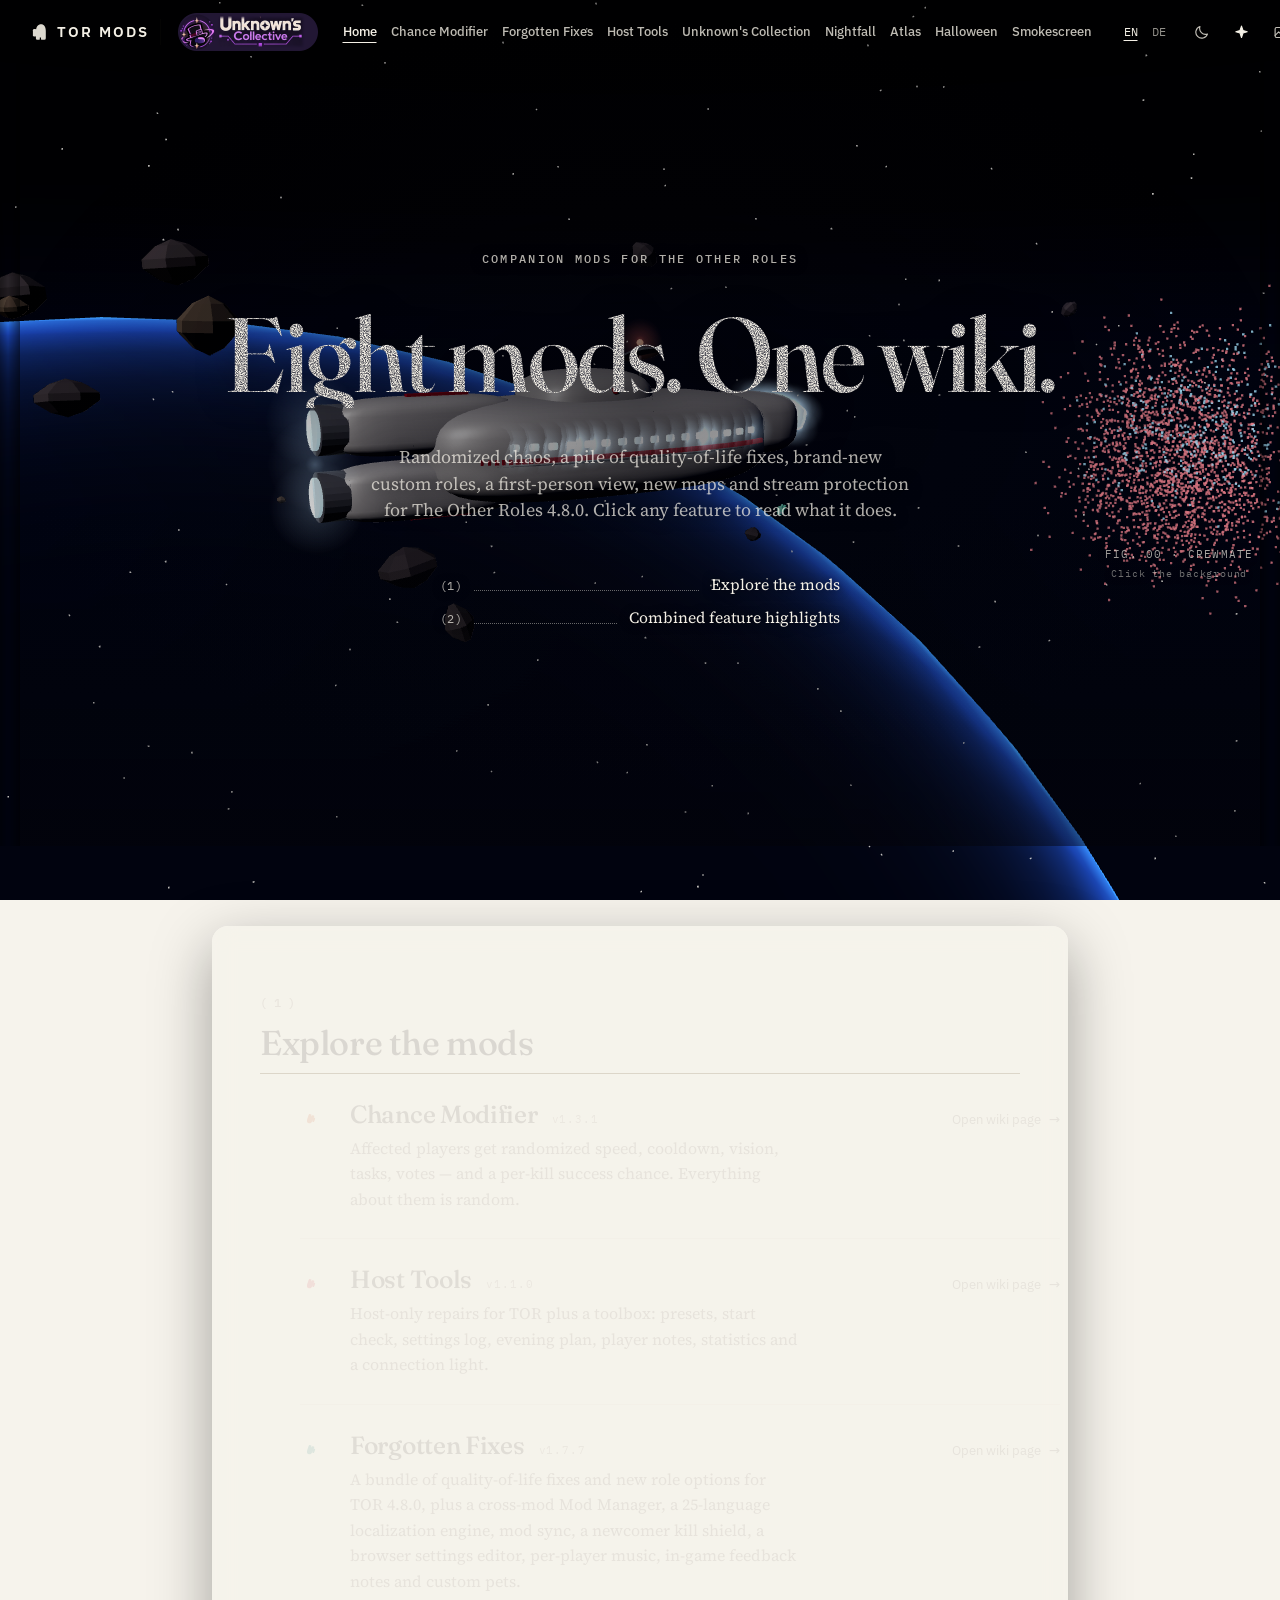
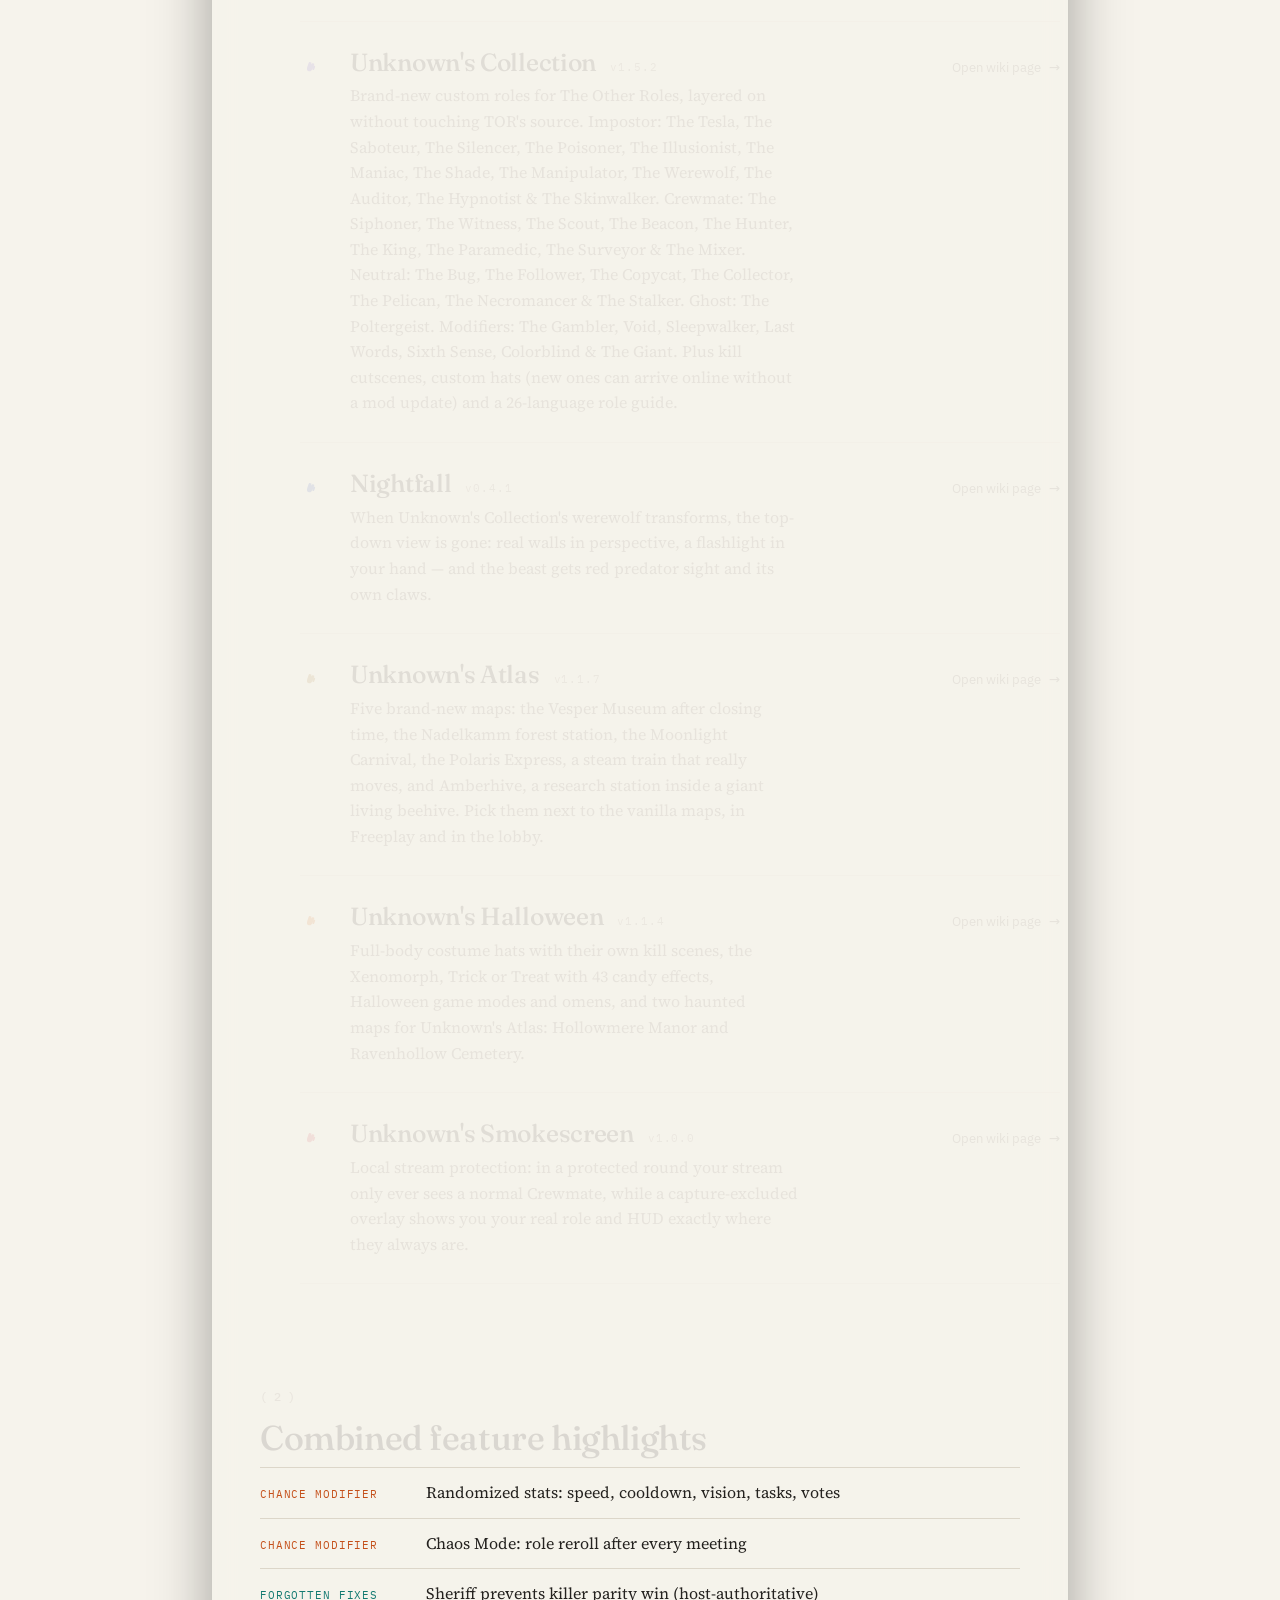
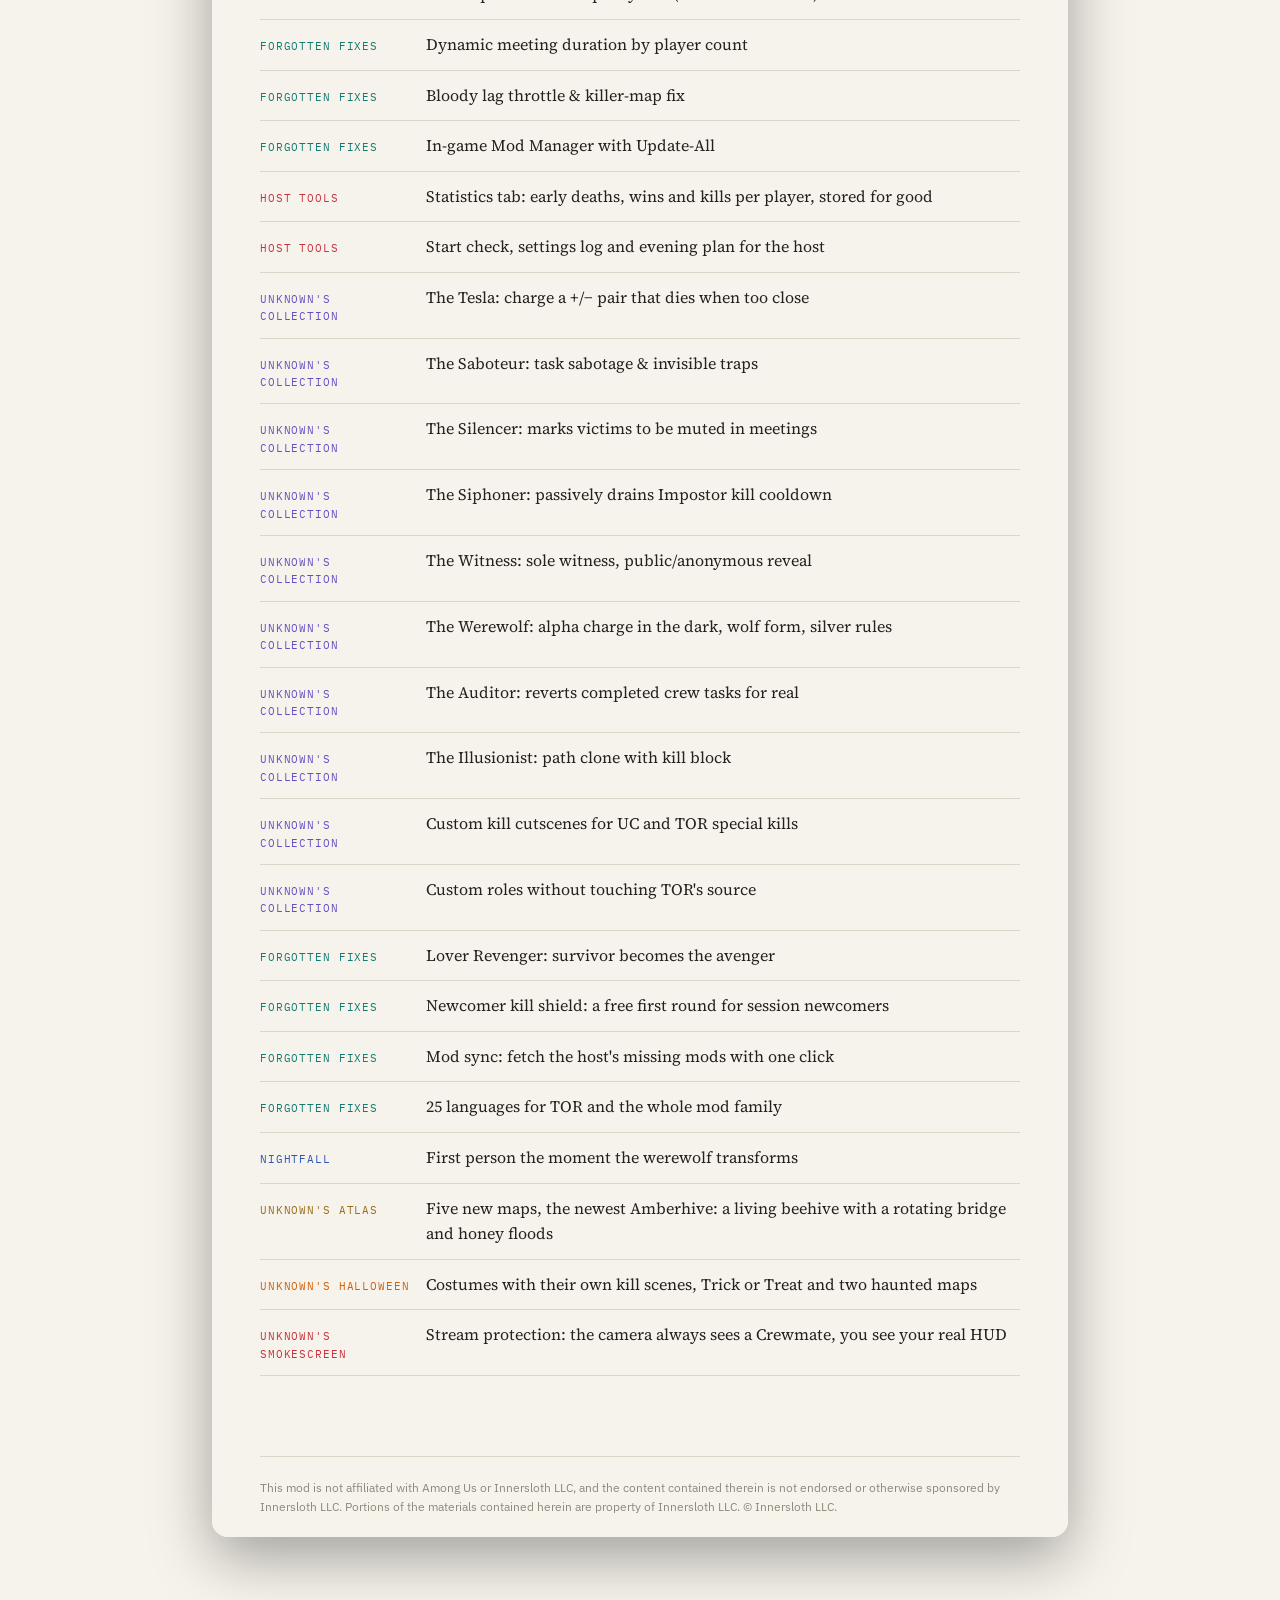
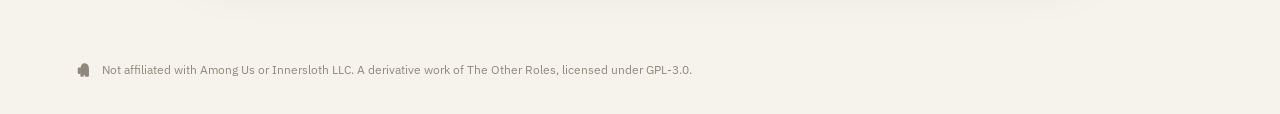
<file: index.html>
<!DOCTYPE html>
<html lang="en" data-theme="dark">
<head>
  <meta charset="UTF-8" />
  <meta name="viewport" content="width=device-width, initial-scale=1.0" />
  <title>TOR Mods — Chance Modifier, Forgotten Fixes & Unknown's Collection</title>
  <meta name="description" content="Wiki for three companion mods for The Other Roles: the Chance Modifier, Forgotten Fixes and Unknown's Collection (custom roles, including The Tesla). Click any feature for an explanation. Available in English and German." />
  <meta name="theme-color" content="#141312" />
  <link rel="icon" type="image/png" sizes="32x32" href="assets/brand/favicon-32.png" />
  <link rel="apple-touch-icon" href="assets/brand/apple-touch-icon.png" />
  <script>
    // set the theme before first paint to avoid a flash
    (function () {
      var get = function (k) { try { return localStorage.getItem(k); } catch (e) { return null; } };
      var t = get("tormods-theme");
      if (t !== "light" && t !== "dark")
        t = window.matchMedia && matchMedia("(prefers-color-scheme: light)").matches ? "light" : "dark";
      document.documentElement.dataset.theme = t;
      document.documentElement.dataset.fx =
        get("tormods-fx") === "off" ? "off" : "on";
    })();
  </script>
  <link rel="stylesheet" href="assets/fonts.css" />
  <link rel="stylesheet" href="assets/styles.css" />
</head>
<body data-page="home">
  <header id="topbar"></header>
  <main id="content"></main>
  <footer id="footer"></footer>
  <button id="backTop" aria-label="Back to top"><svg viewBox="0 0 24 24" fill="none" stroke="currentColor" stroke-width="1.6" stroke-linecap="round" stroke-linejoin="round" aria-hidden="true"><path d="M12 19V5M5 12l7-7 7 7"/></svg></button>

  <script src="assets/data.js"></script>
  <script src="assets/hero.js"></script>
  <script src="assets/fx.js"></script>
  <script src="assets/app.js"></script>
  <script src="assets/scroll.js"></script>
  <script type="module" src="assets/bg3d.js"></script>
  <script type="module" src="assets/scene3d.js"></script>
</body>
</html>
</file>
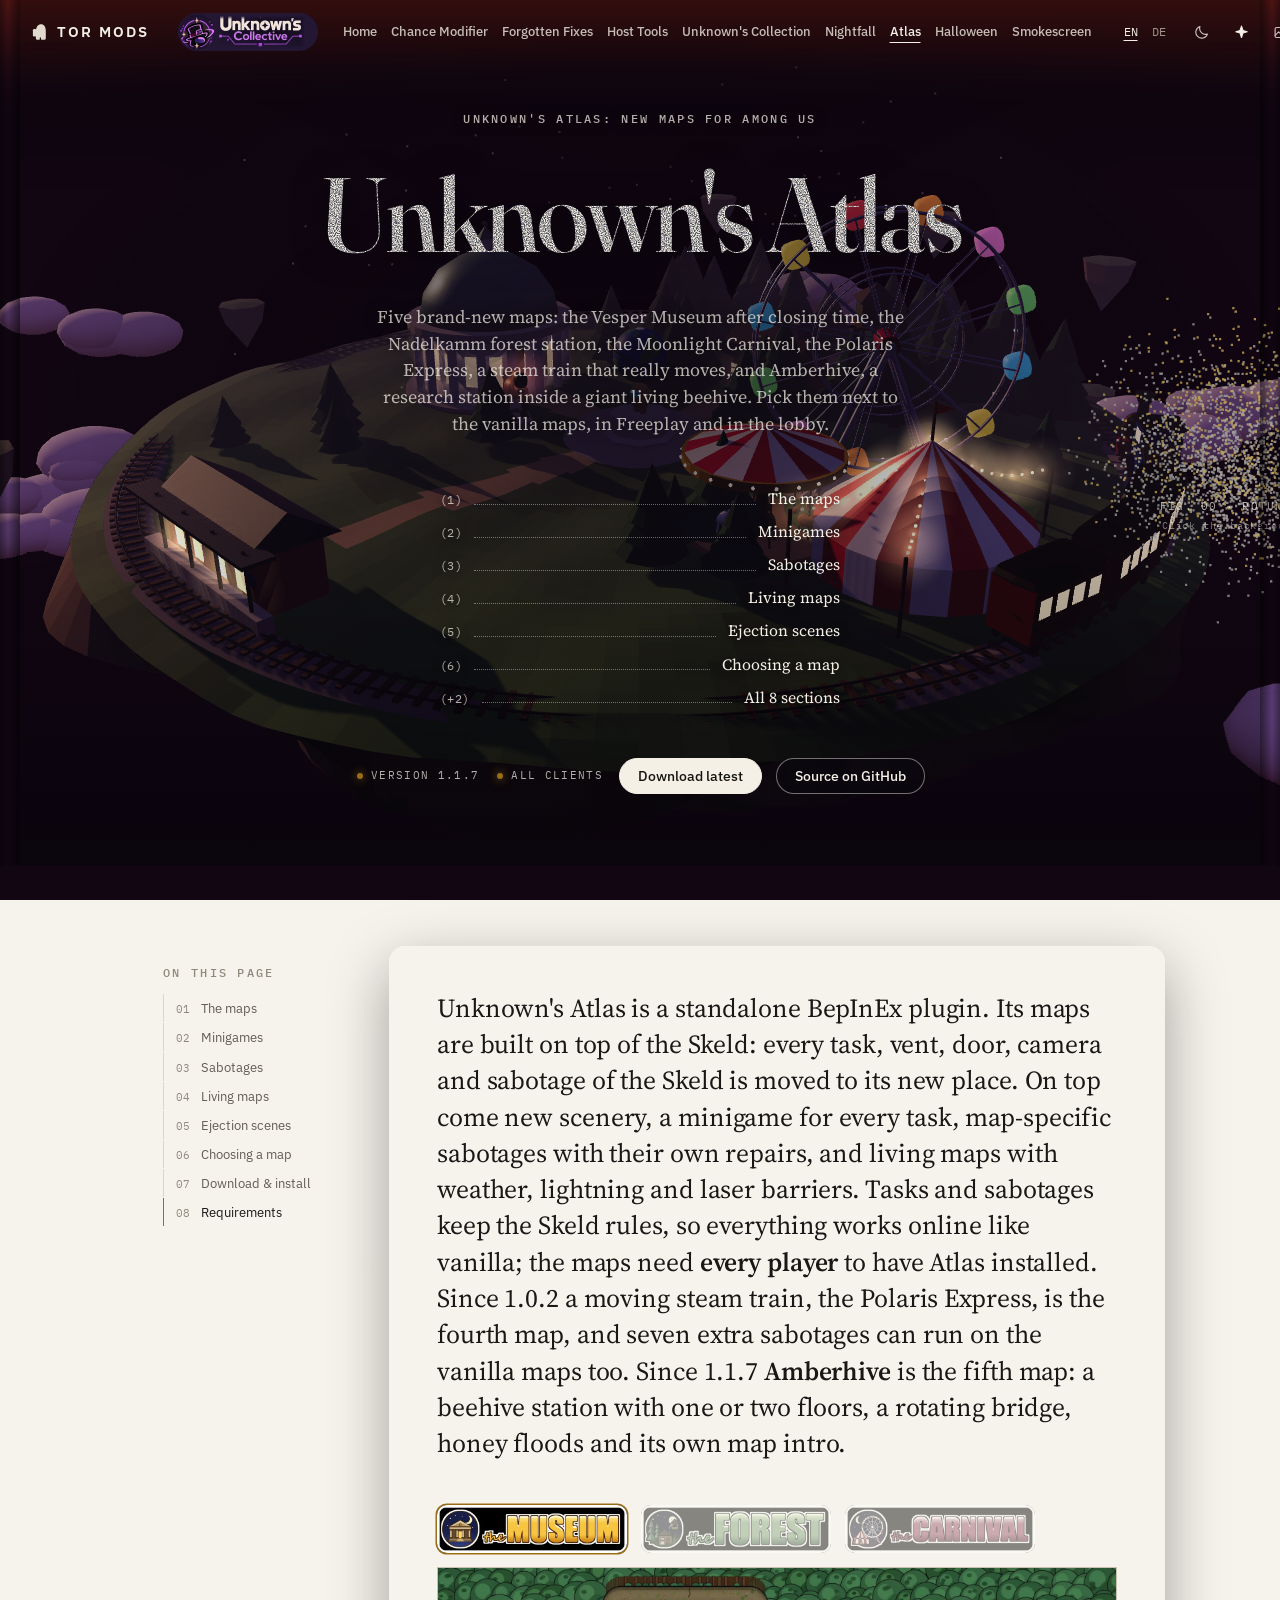
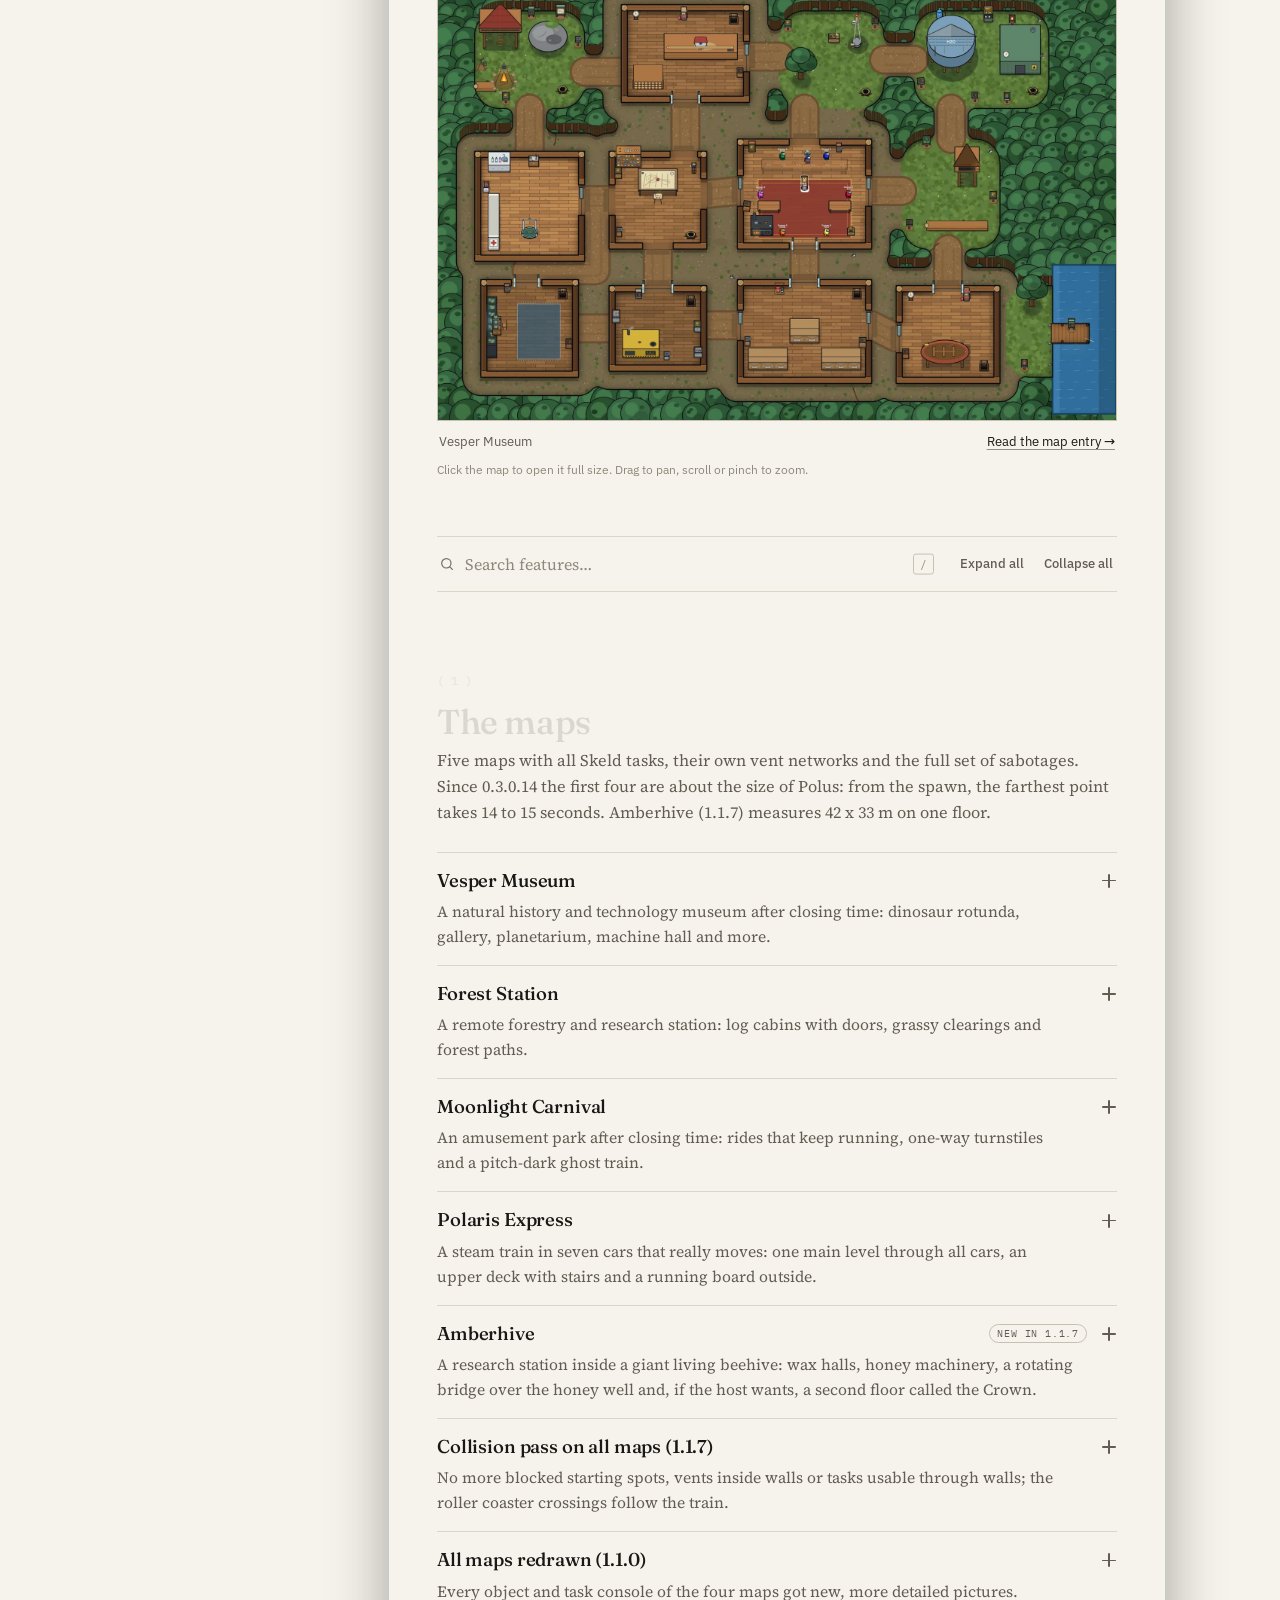
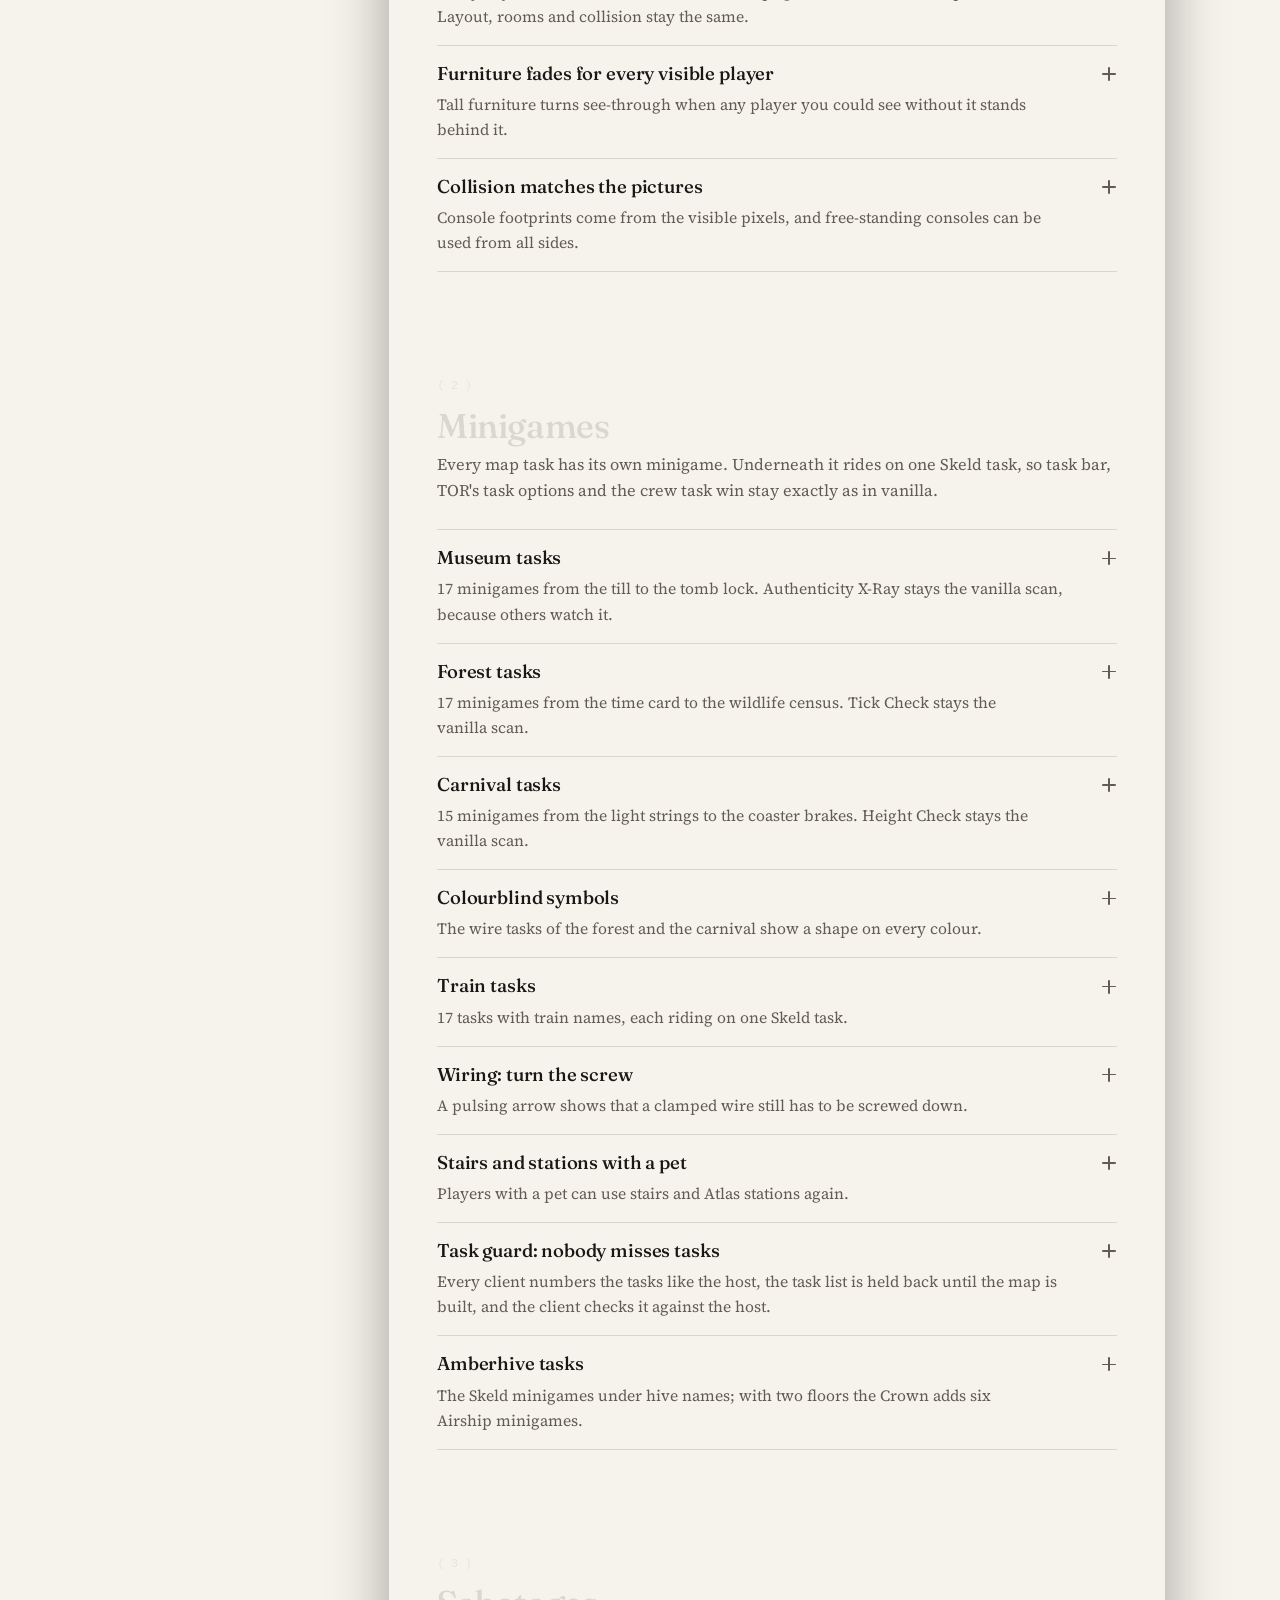
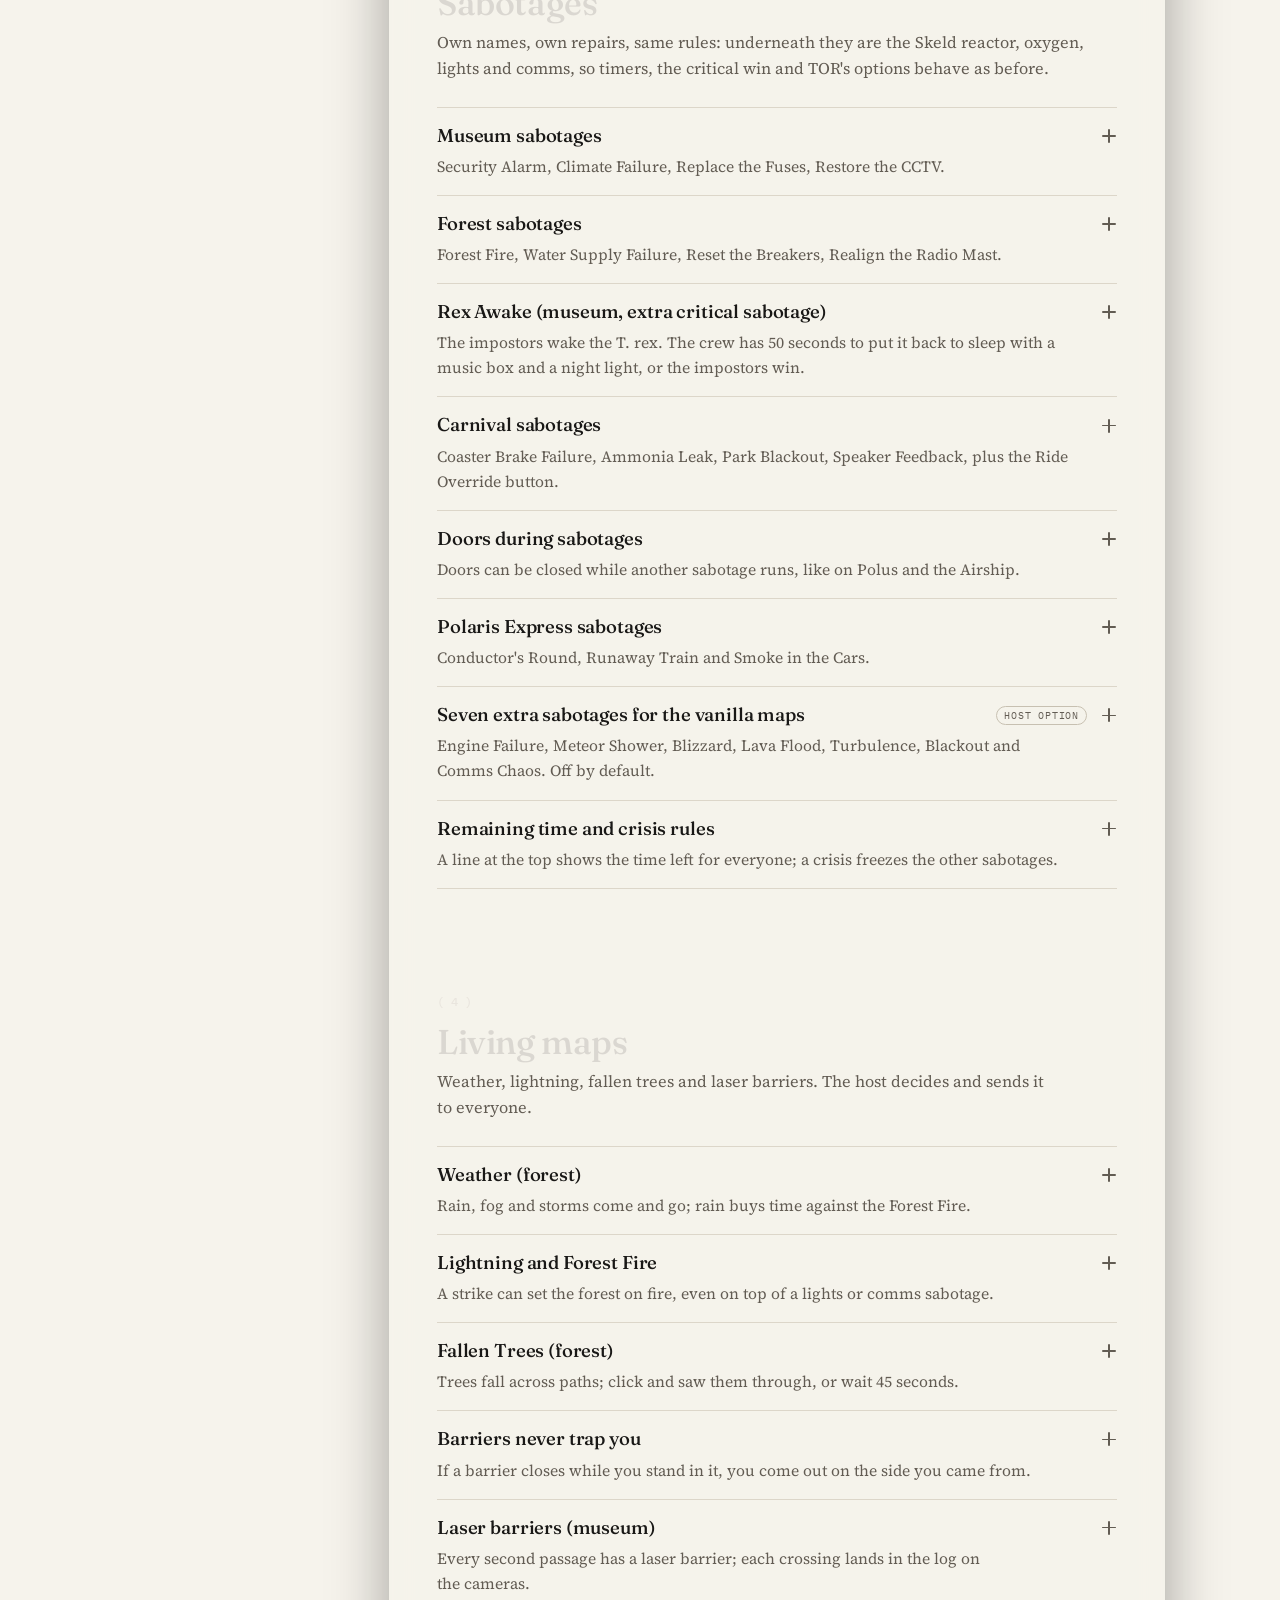
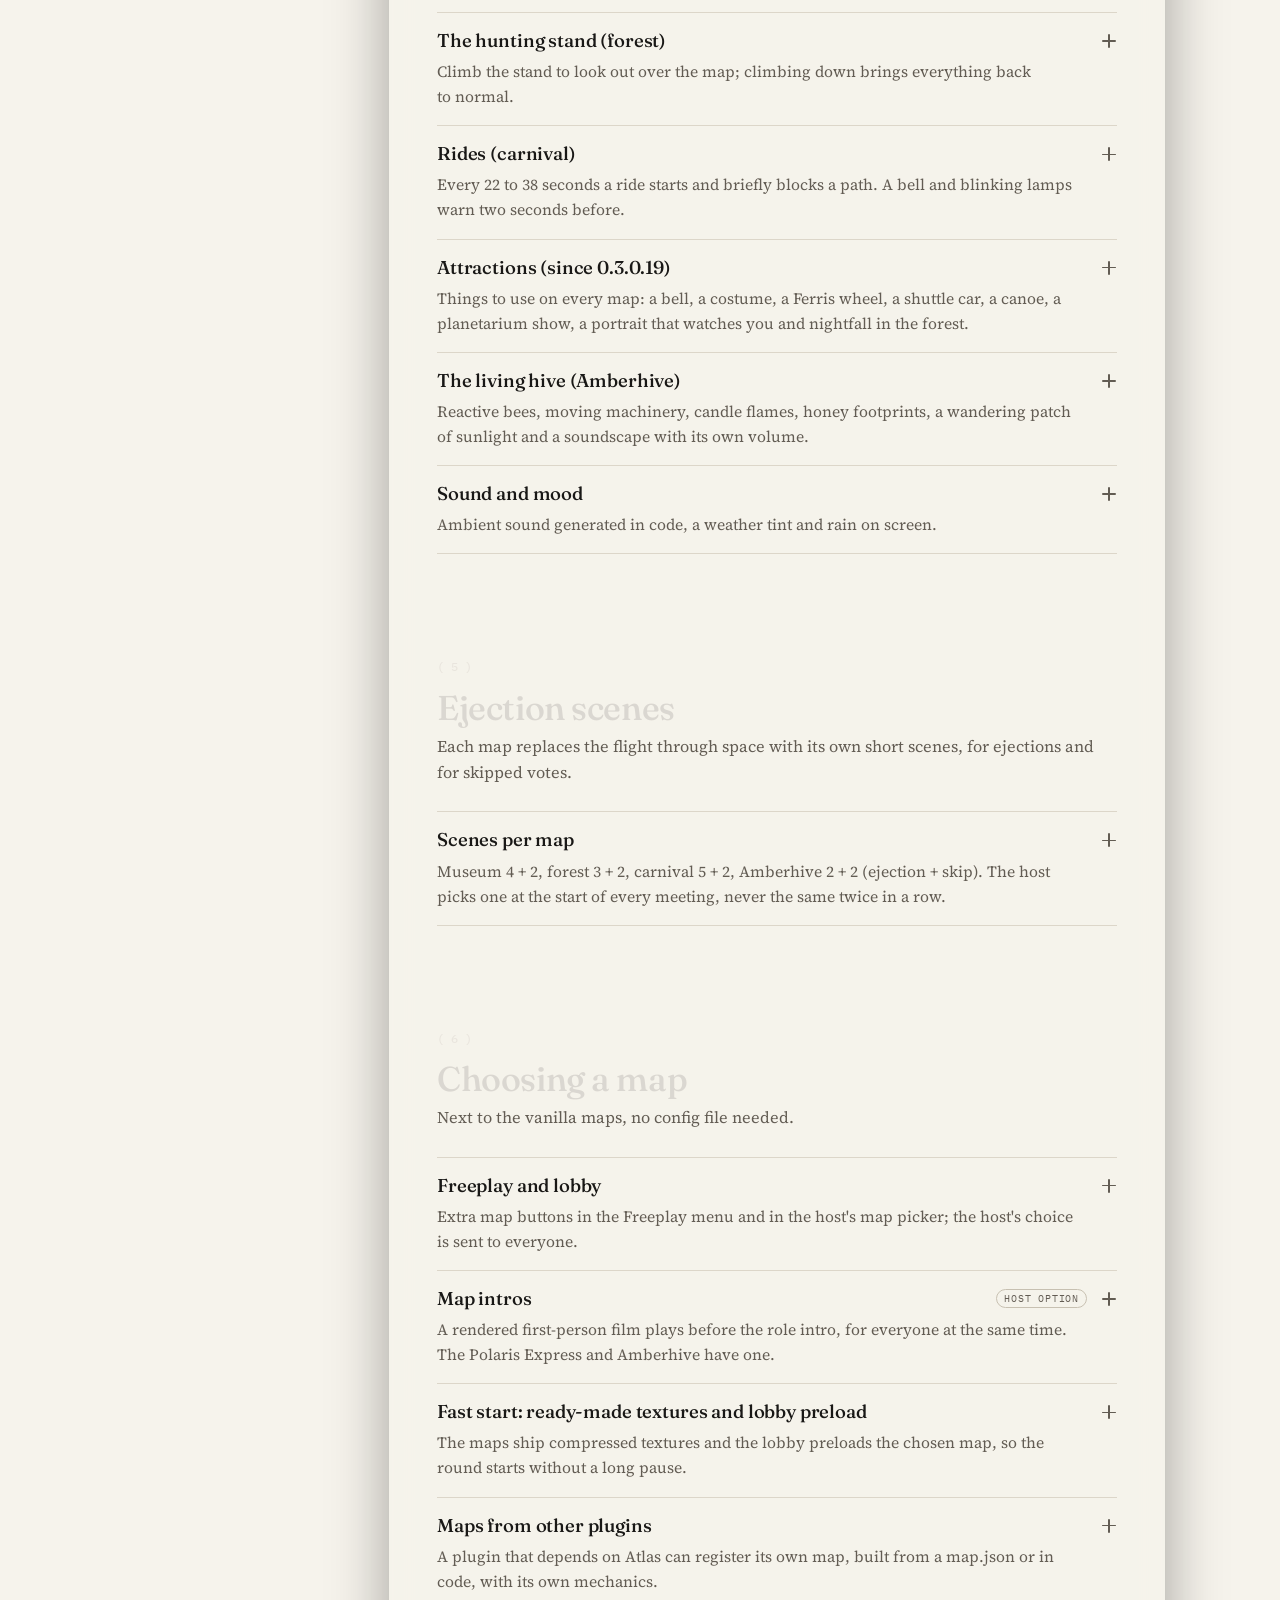
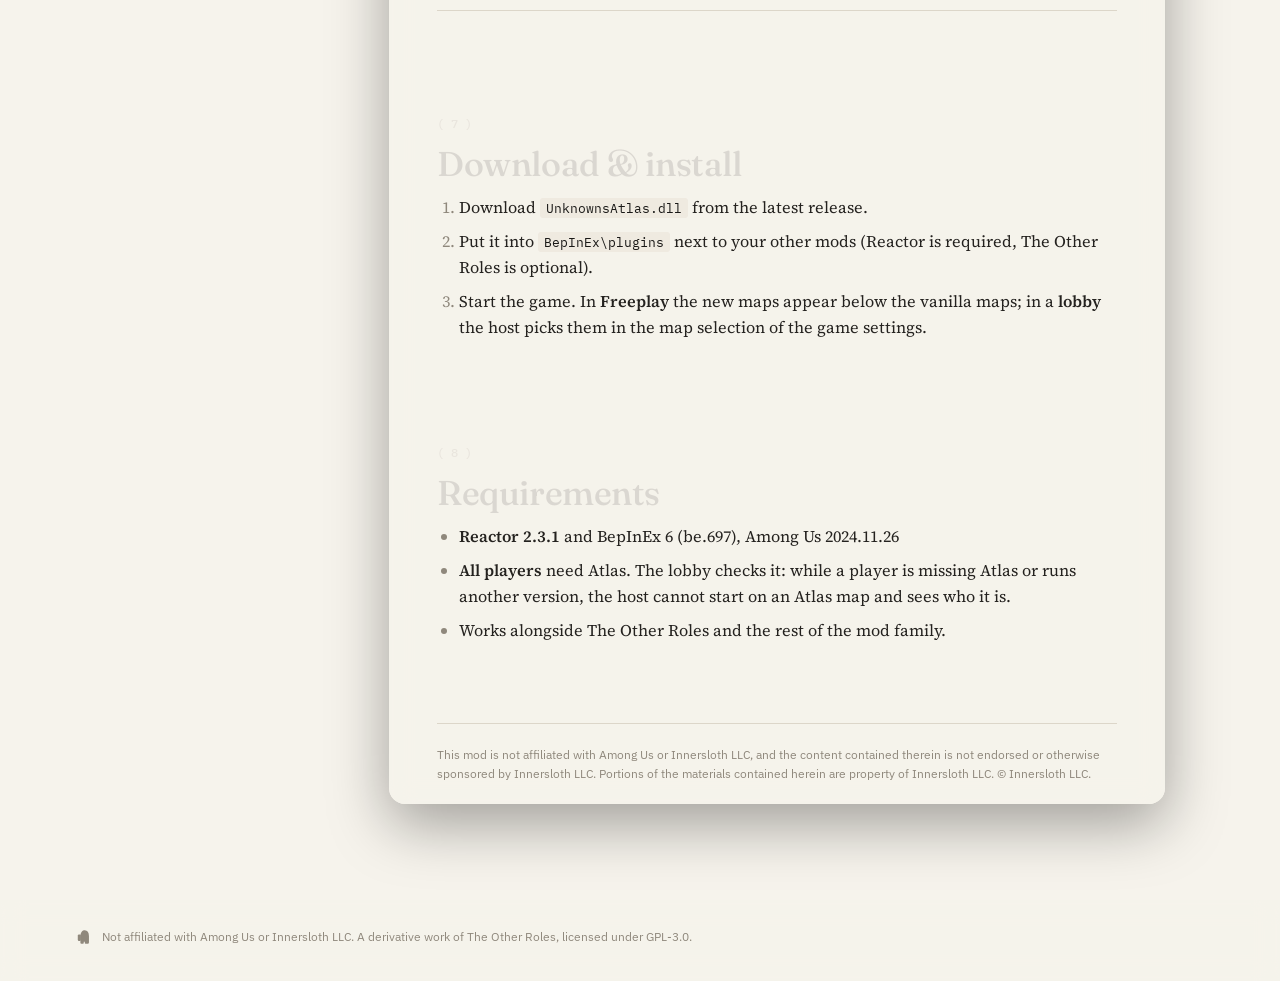
<file: atlas.html>
<!DOCTYPE html>
<html lang="en" data-theme="dark">
<head>
  <meta charset="UTF-8" />
  <meta name="viewport" content="width=device-width, initial-scale=1.0" />
  <title>Unknown's Atlas | TOR Mods Wiki</title>
  <meta name="description" content="Unknown's Atlas for The Other Roles: two new Among Us maps, the Vesper Museum and the Forest Station, selectable in Freeplay and the lobby." />
  <meta name="theme-color" content="#141312" />
  <link rel="icon" type="image/png" sizes="32x32" href="assets/brand/favicon-32.png" />
  <link rel="apple-touch-icon" href="assets/brand/apple-touch-icon.png" />
  <script>
    // set the theme before first paint to avoid a flash
    (function () {
      var get = function (k) { try { return localStorage.getItem(k); } catch (e) { return null; } };
      var t = get("tormods-theme");
      if (t !== "light" && t !== "dark")
        t = window.matchMedia && matchMedia("(prefers-color-scheme: light)").matches ? "light" : "dark";
      document.documentElement.dataset.theme = t;
      document.documentElement.dataset.fx =
        get("tormods-fx") === "off" ? "off" : "on";
    })();
  </script>
  <link rel="stylesheet" href="assets/fonts.css" />
  <link rel="stylesheet" href="assets/styles.css" />
</head>
<body data-page="atlas">
  <header id="topbar"></header>
  <main id="content"></main>
  <footer id="footer"></footer>
  <button id="backTop" aria-label="Back to top"><svg viewBox="0 0 24 24" fill="none" stroke="currentColor" stroke-width="1.6" stroke-linecap="round" stroke-linejoin="round" aria-hidden="true"><path d="M12 19V5M5 12l7-7 7 7"/></svg></button>

  <script src="assets/data.js"></script>
  <script src="assets/hero.js"></script>
  <script src="assets/fx.js"></script>
  <script src="assets/app.js"></script>
  <script src="assets/scroll.js"></script>
  <script type="module" src="assets/bg3d.js"></script>
  <script type="module" src="assets/scene3d.js"></script>
</body>
</html>
</file>
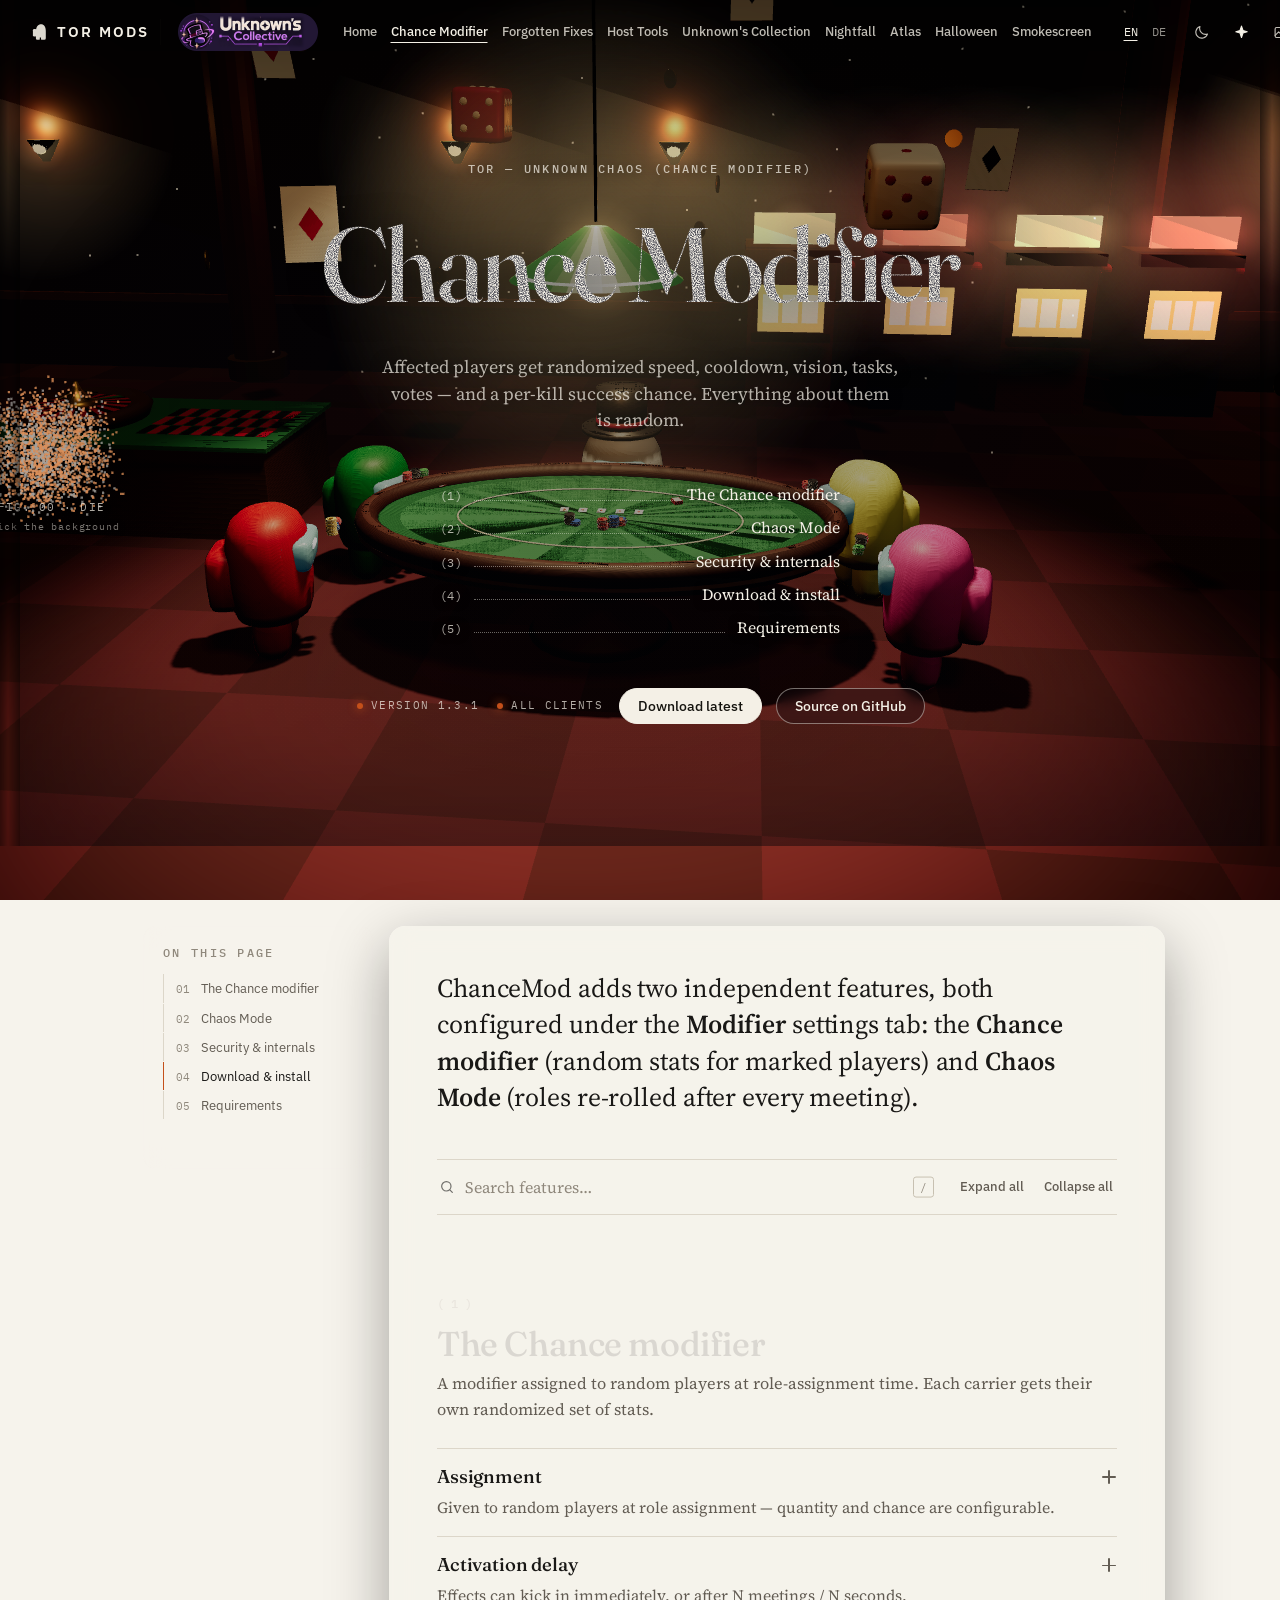
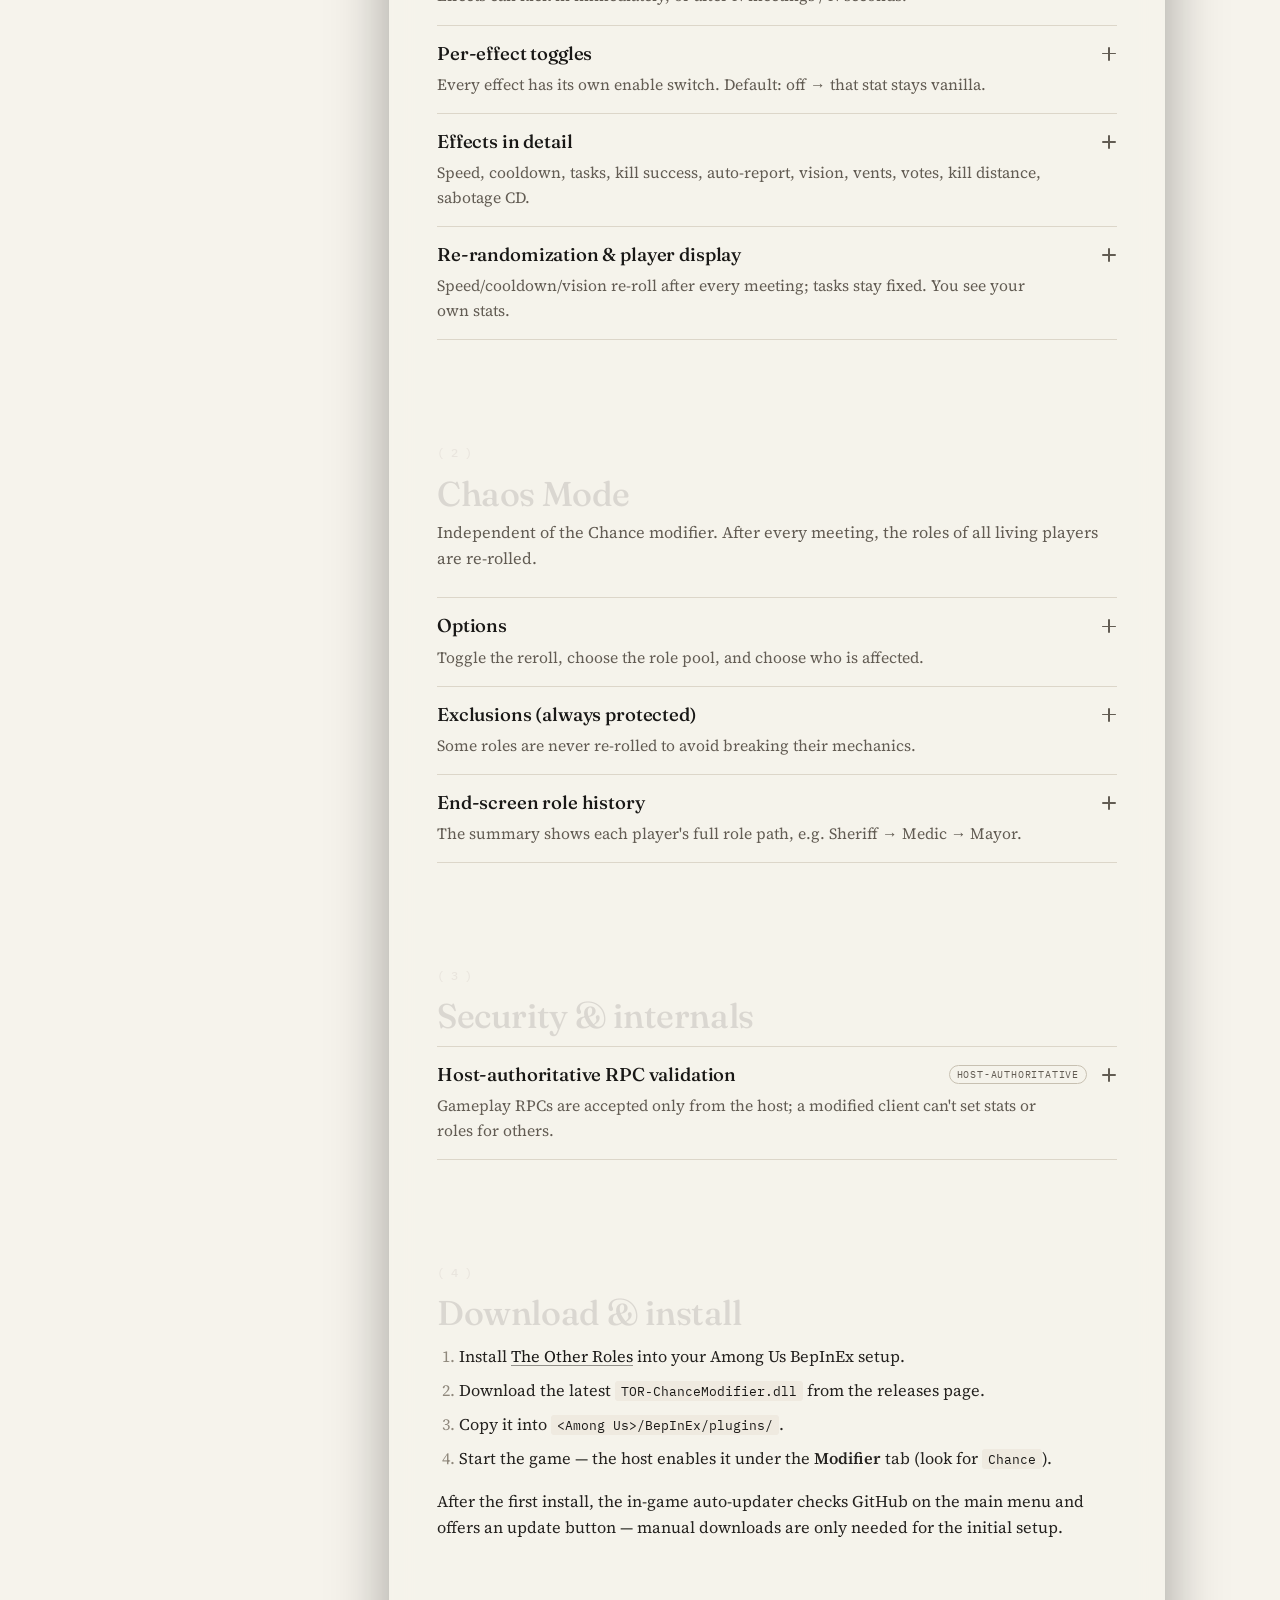
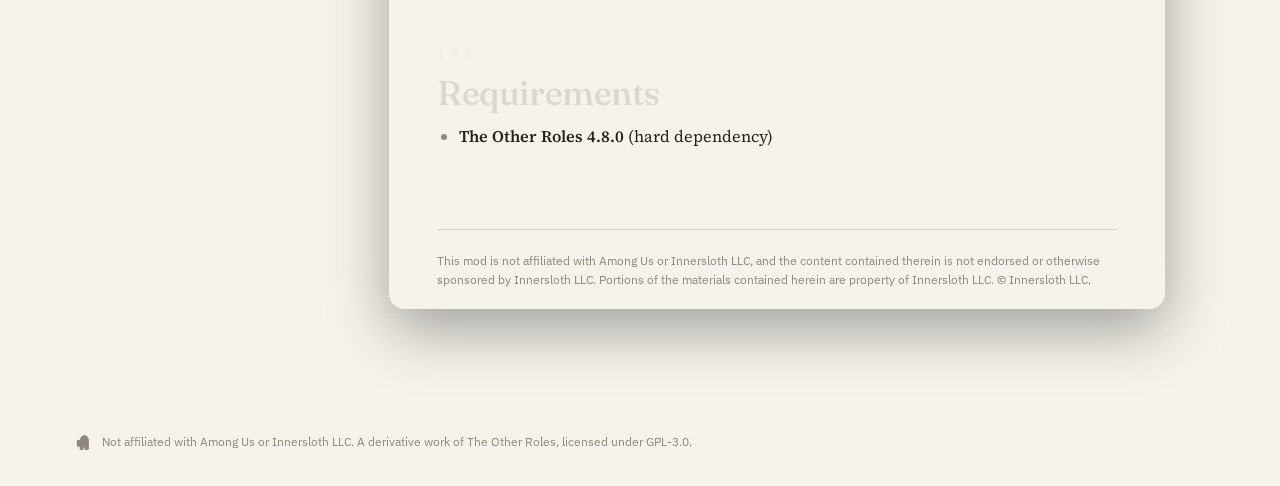
<file: chance.html>
<!DOCTYPE html>
<html lang="en" data-theme="dark">
<head>
  <meta charset="UTF-8" />
  <meta name="viewport" content="width=device-width, initial-scale=1.0" />
  <title>Chance Modifier — TOR Mods Wiki</title>
  <meta name="description" content="Chance Modifier for The Other Roles: randomized speed, cooldown, vision, tasks, votes and a per-kill success chance, plus Chaos Mode. Click any feature for details." />
  <meta name="theme-color" content="#141312" />
  <link rel="icon" type="image/png" sizes="32x32" href="assets/brand/favicon-32.png" />
  <link rel="apple-touch-icon" href="assets/brand/apple-touch-icon.png" />
  <script>
    // set the theme before first paint to avoid a flash
    (function () {
      var get = function (k) { try { return localStorage.getItem(k); } catch (e) { return null; } };
      var t = get("tormods-theme");
      if (t !== "light" && t !== "dark")
        t = window.matchMedia && matchMedia("(prefers-color-scheme: light)").matches ? "light" : "dark";
      document.documentElement.dataset.theme = t;
      document.documentElement.dataset.fx =
        get("tormods-fx") === "off" ? "off" : "on";
    })();
  </script>
  <link rel="stylesheet" href="assets/fonts.css" />
  <link rel="stylesheet" href="assets/styles.css" />
</head>
<body data-page="chance">
  <header id="topbar"></header>
  <main id="content"></main>
  <footer id="footer"></footer>
  <button id="backTop" aria-label="Back to top"><svg viewBox="0 0 24 24" fill="none" stroke="currentColor" stroke-width="1.6" stroke-linecap="round" stroke-linejoin="round" aria-hidden="true"><path d="M12 19V5M5 12l7-7 7 7"/></svg></button>

  <script src="assets/data.js"></script>
  <script src="assets/hero.js"></script>
  <script src="assets/fx.js"></script>
  <script src="assets/app.js"></script>
  <script src="assets/scroll.js"></script>
  <script type="module" src="assets/bg3d.js"></script>
  <script type="module" src="assets/scene3d.js"></script>
</body>
</html>
</file>
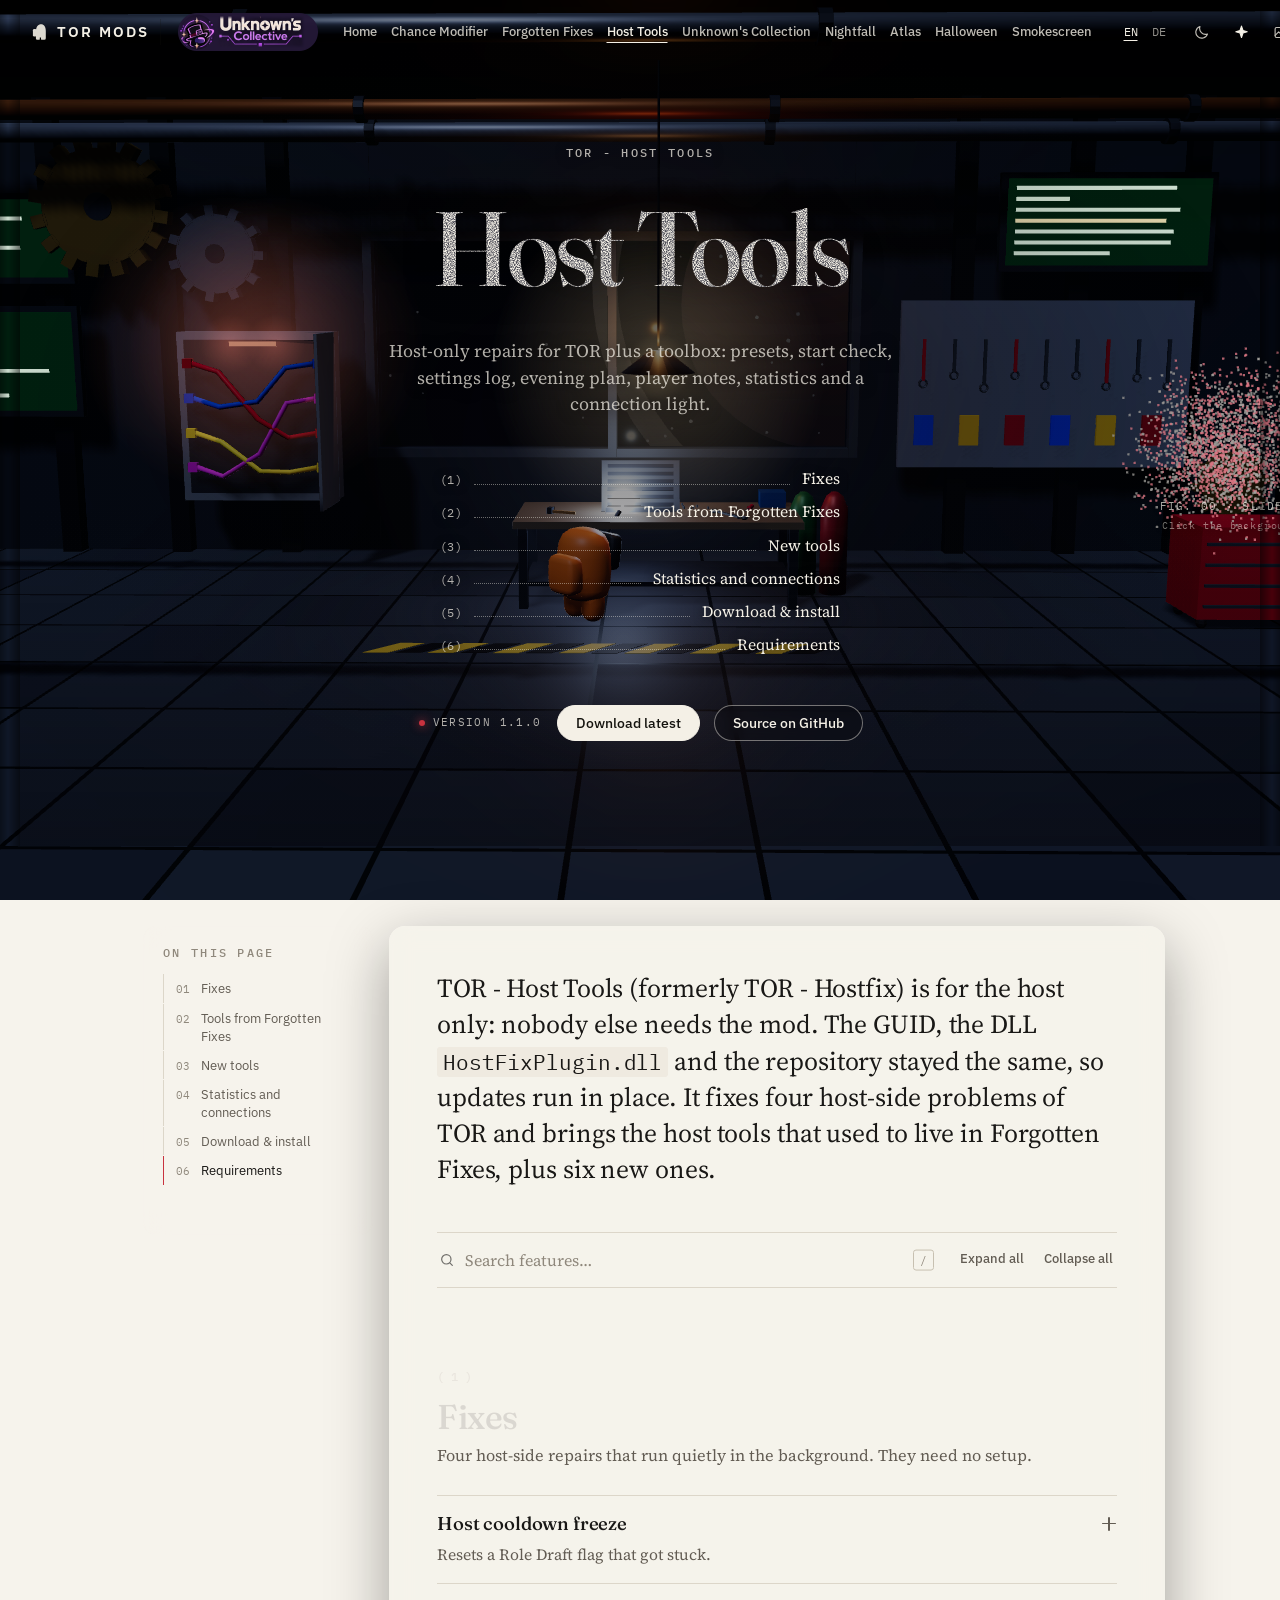
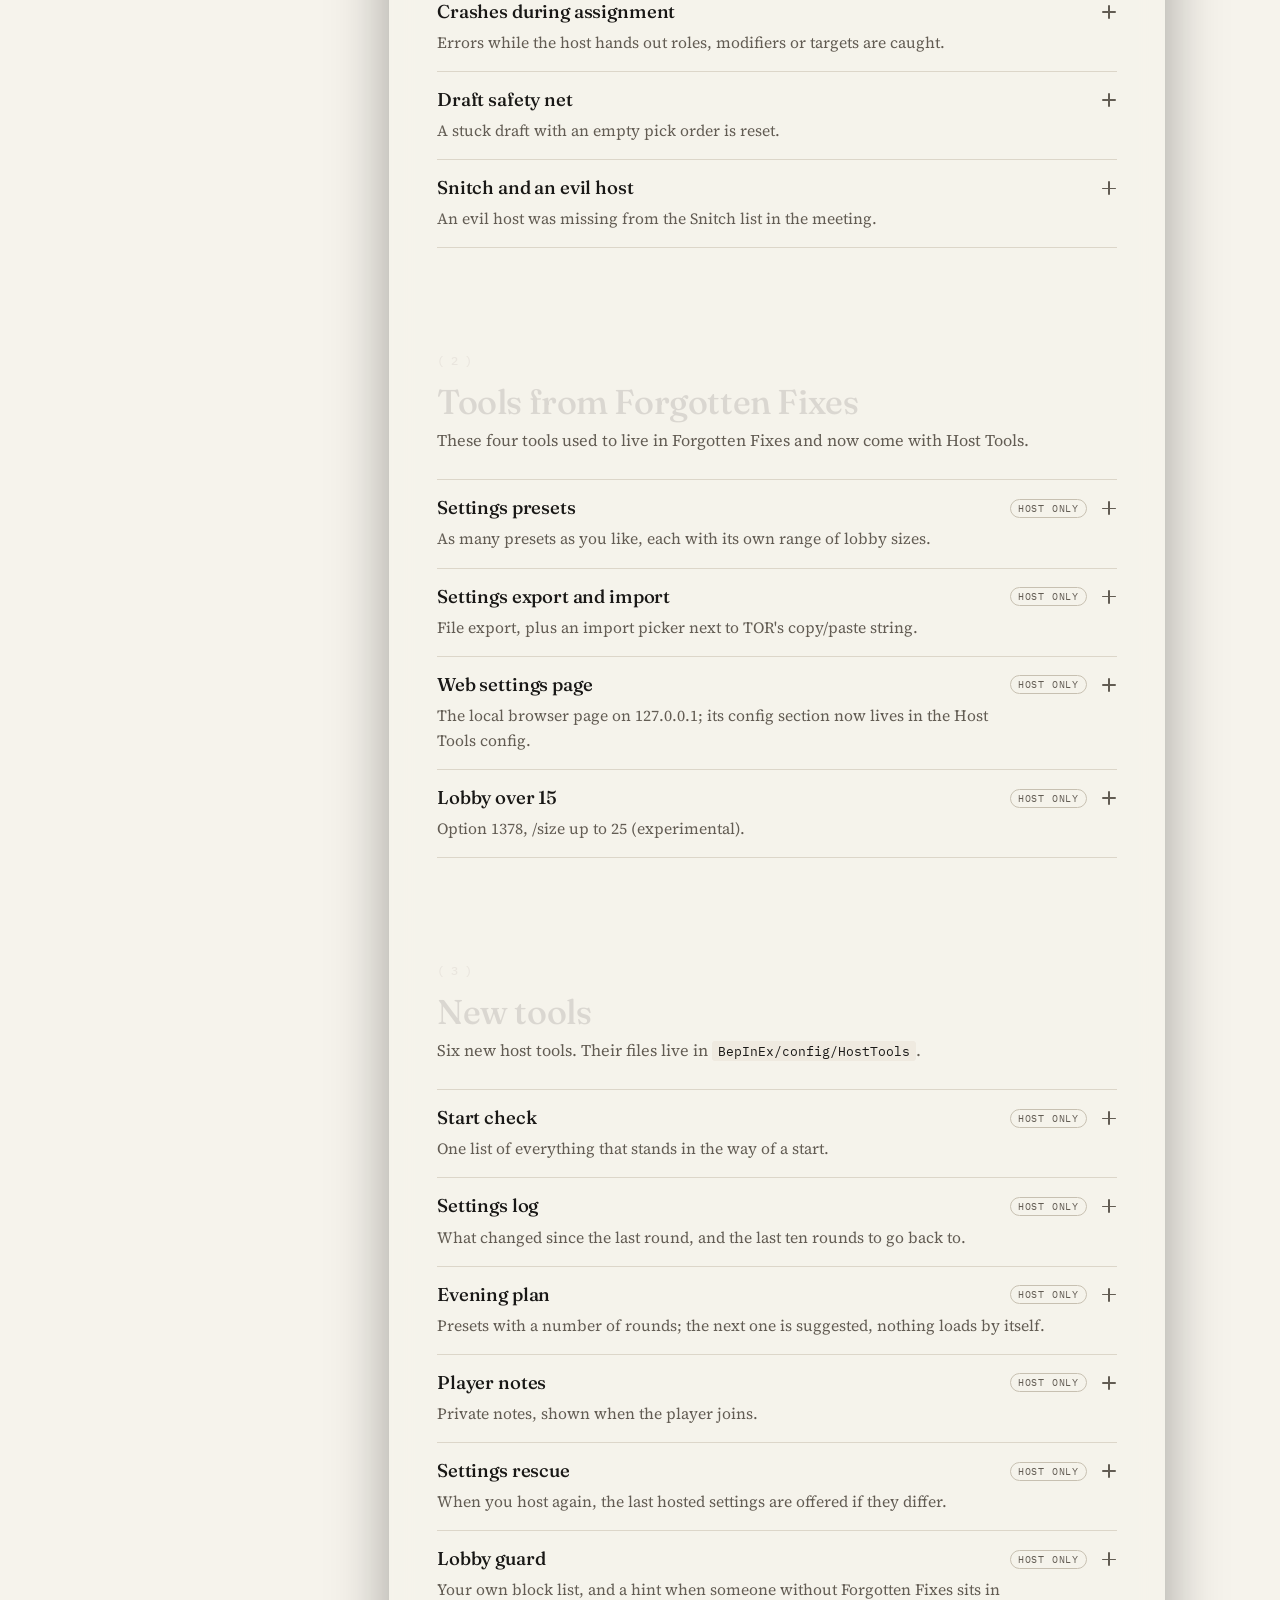
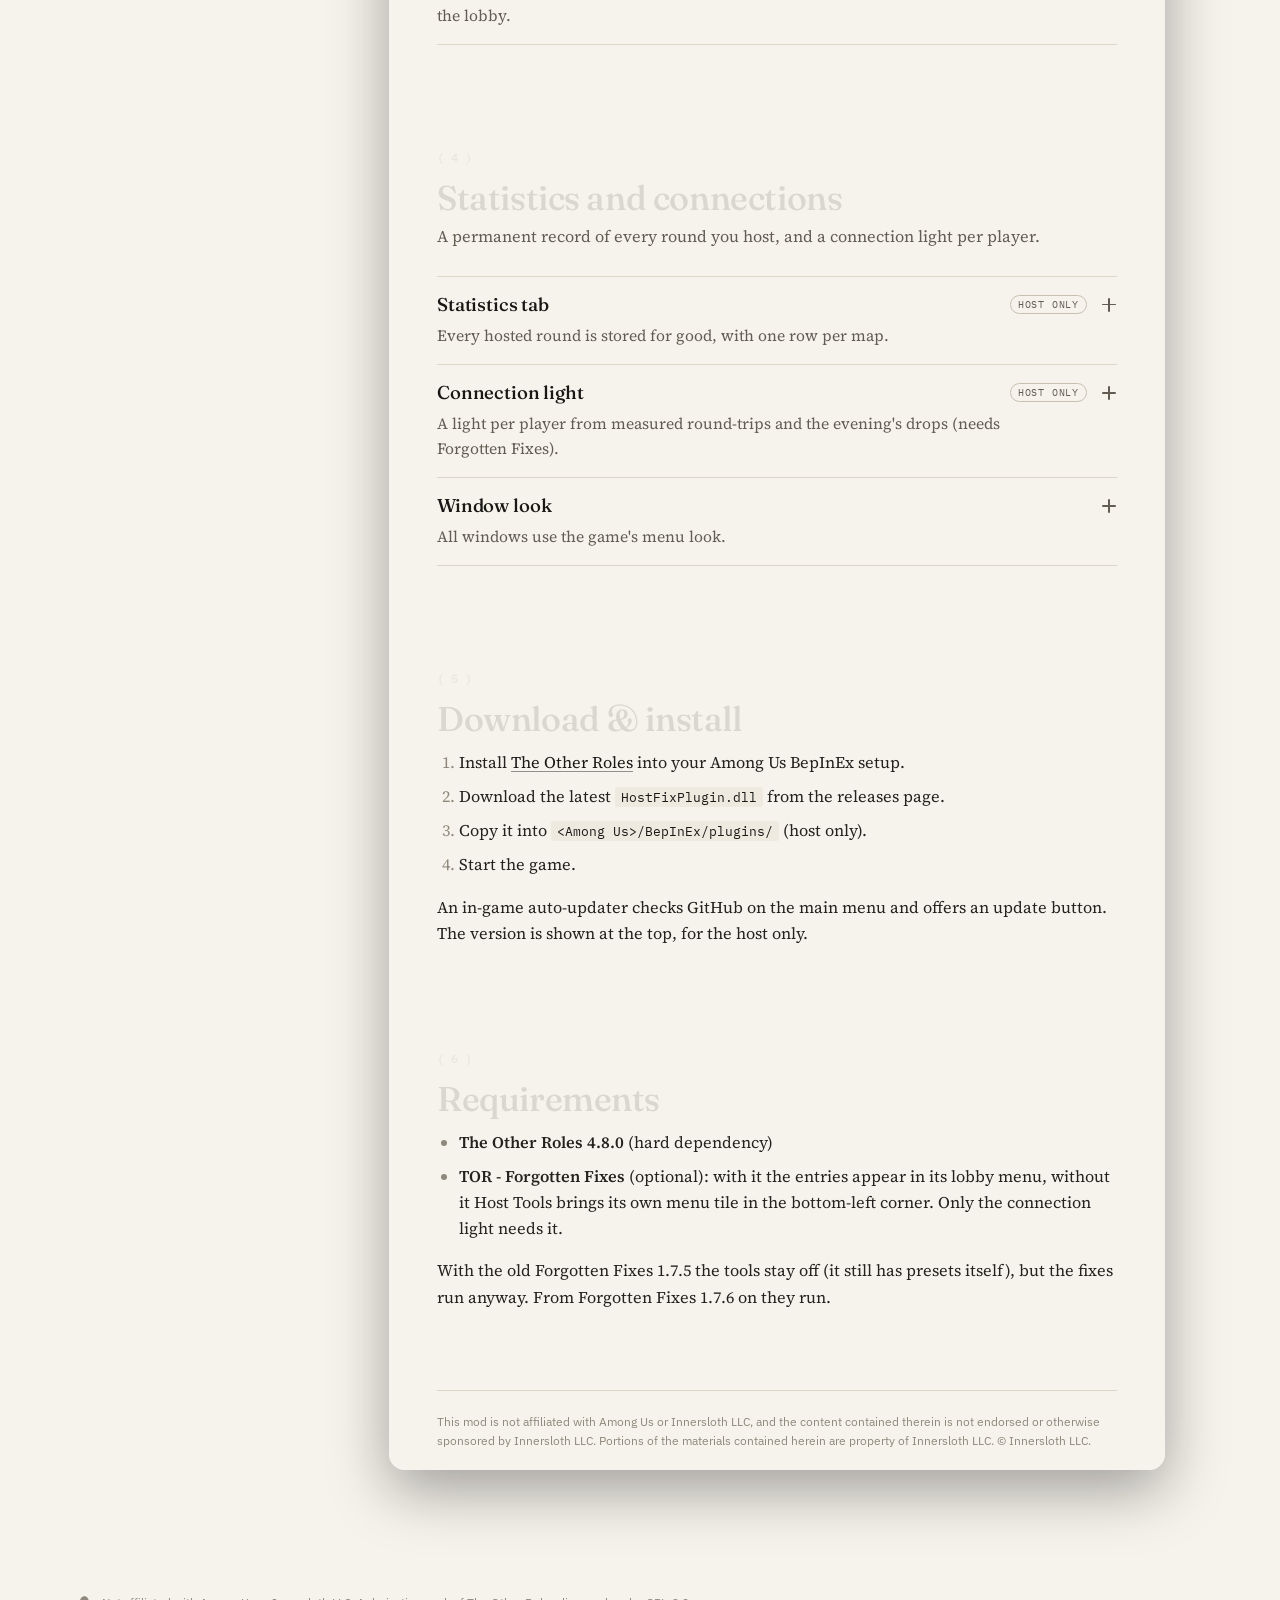
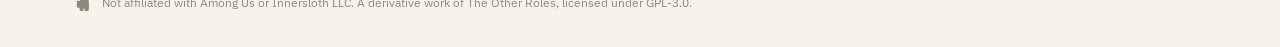
<file: hosttools.html>
<!DOCTYPE html>
<html lang="en" data-theme="dark">
<head>
  <meta charset="UTF-8" />
  <meta name="viewport" content="width=device-width, initial-scale=1.0" />
  <title>Host Tools - TOR Mods Wiki</title>
  <meta name="description" content="TOR - Host Tools for The Other Roles (host only): four host-side fixes, settings presets, start check, settings log, evening plan, player notes, statistics and a connection light. Click any feature for details." />
  <meta name="theme-color" content="#141312" />
  <link rel="icon" type="image/png" sizes="32x32" href="assets/brand/favicon-32.png" />
  <link rel="apple-touch-icon" href="assets/brand/apple-touch-icon.png" />
  <script>
    // set the theme before first paint to avoid a flash
    (function () {
      var get = function (k) { try { return localStorage.getItem(k); } catch (e) { return null; } };
      var t = get("tormods-theme");
      if (t !== "light" && t !== "dark")
        t = window.matchMedia && matchMedia("(prefers-color-scheme: light)").matches ? "light" : "dark";
      document.documentElement.dataset.theme = t;
      document.documentElement.dataset.fx =
        get("tormods-fx") === "off" ? "off" : "on";
    })();
  </script>
  <link rel="stylesheet" href="assets/fonts.css" />
  <link rel="stylesheet" href="assets/styles.css" />
</head>
<body data-page="hosttools">
  <header id="topbar"></header>
  <main id="content"></main>
  <footer id="footer"></footer>
  <button id="backTop" aria-label="Back to top"><svg viewBox="0 0 24 24" fill="none" stroke="currentColor" stroke-width="1.6" stroke-linecap="round" stroke-linejoin="round" aria-hidden="true"><path d="M12 19V5M5 12l7-7 7 7"/></svg></button>

  <script src="assets/data.js"></script>
  <script src="assets/hero.js"></script>
  <script src="assets/fx.js"></script>
  <script src="assets/app.js"></script>
  <script src="assets/scroll.js"></script>
  <script type="module" src="assets/bg3d.js"></script>
  <script type="module" src="assets/scene3d.js"></script>
</body>
</html>
</file>
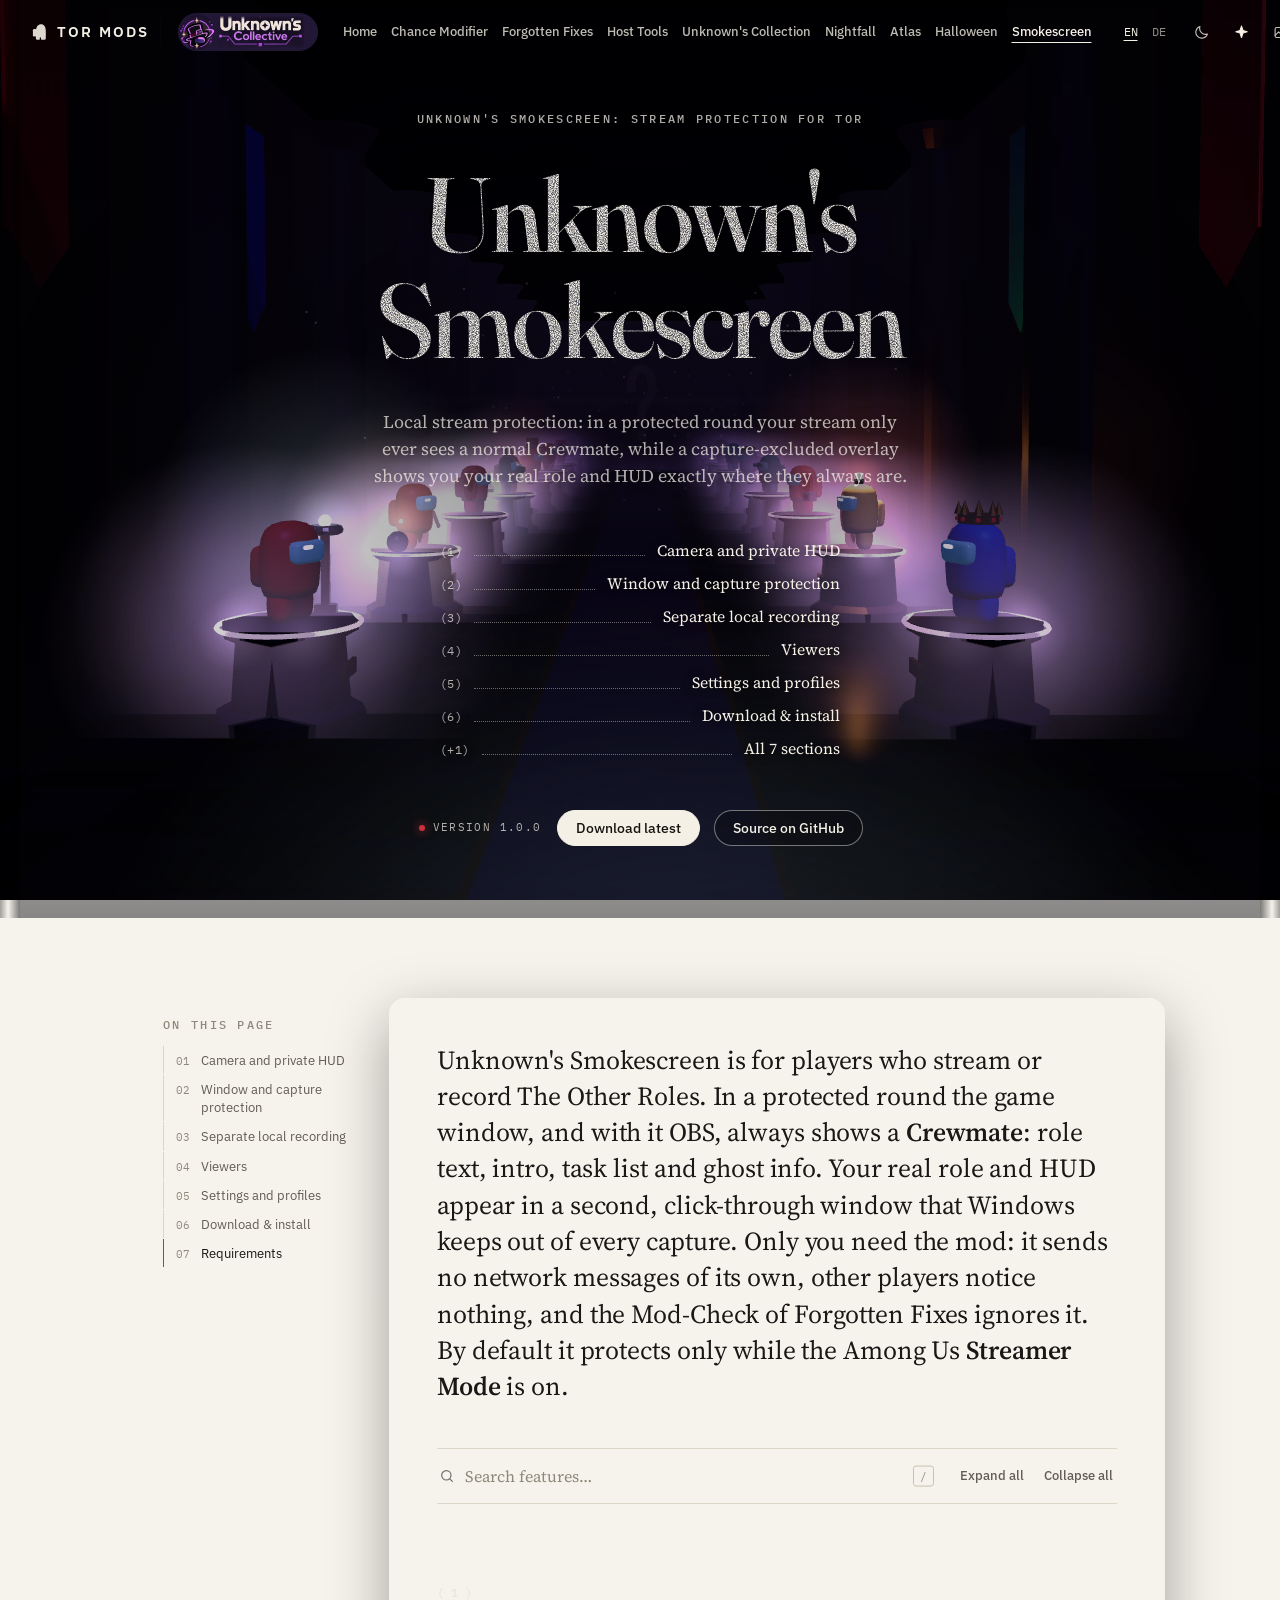
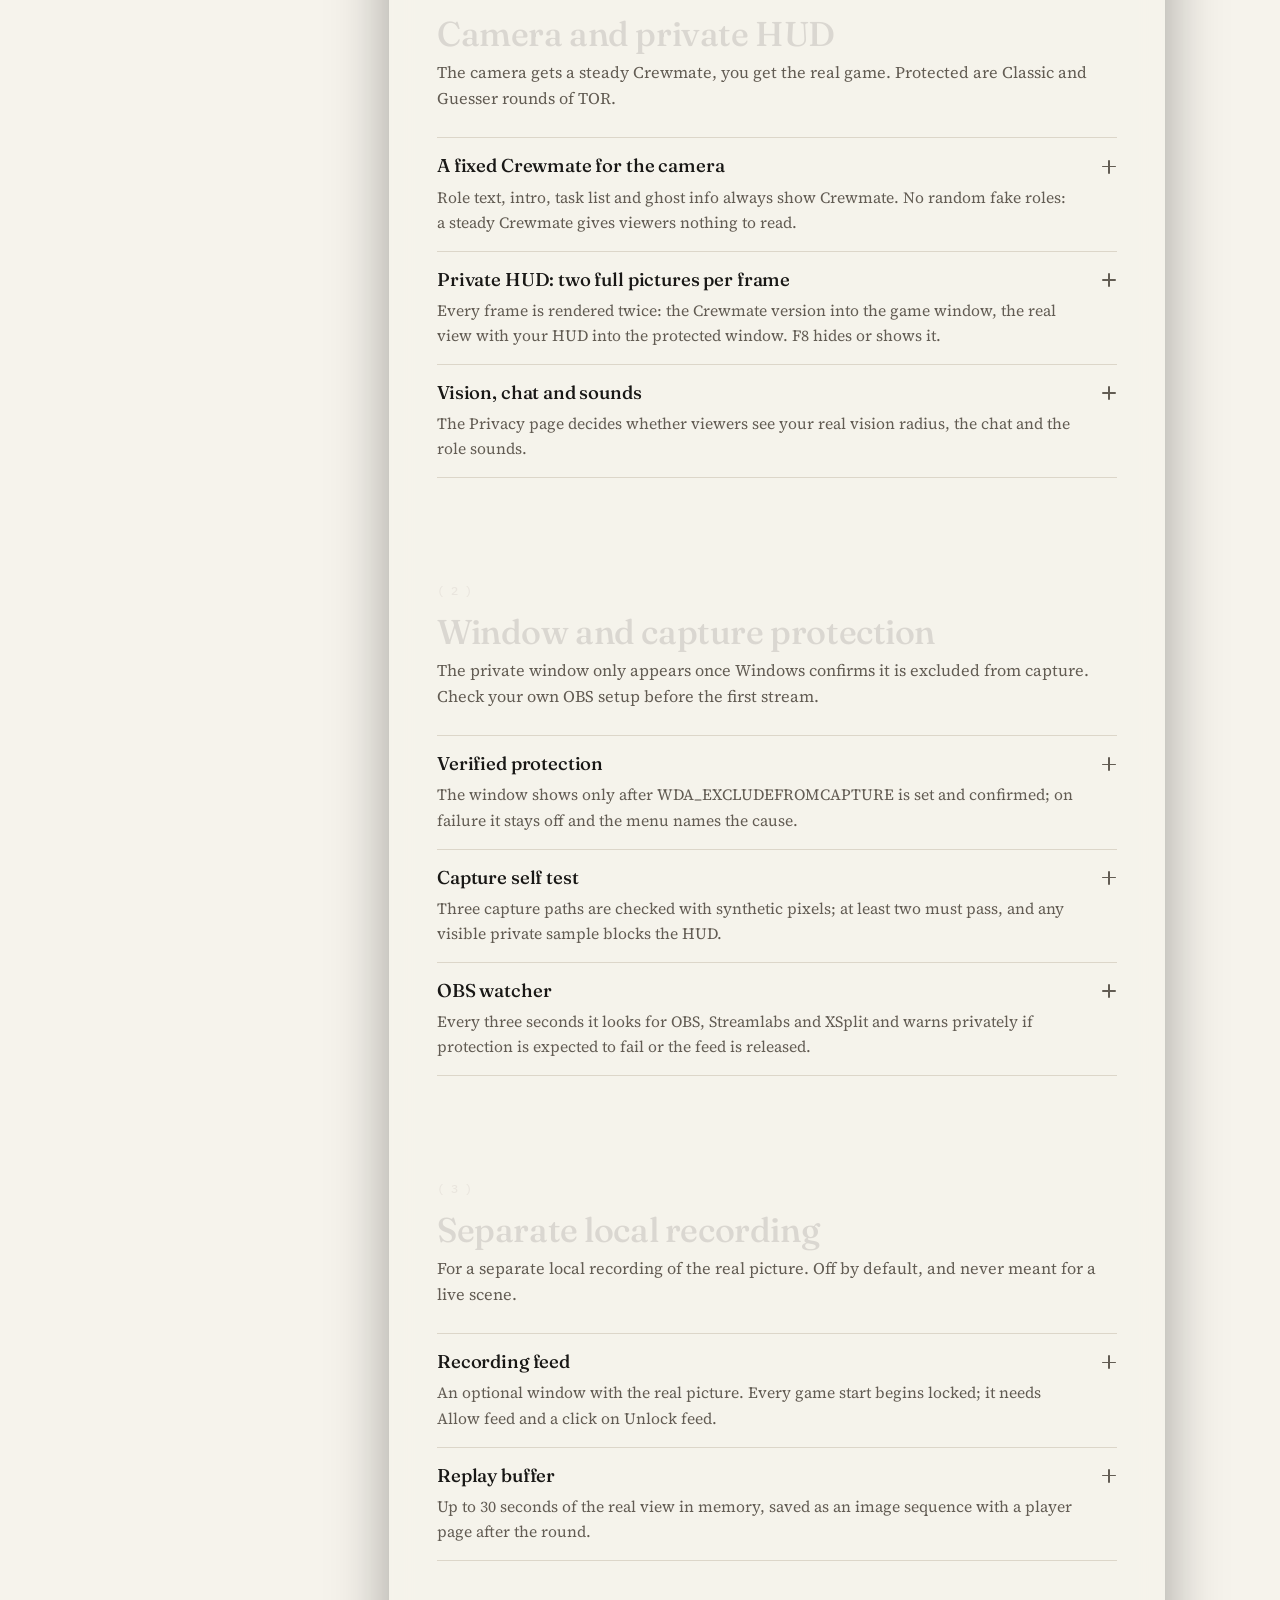
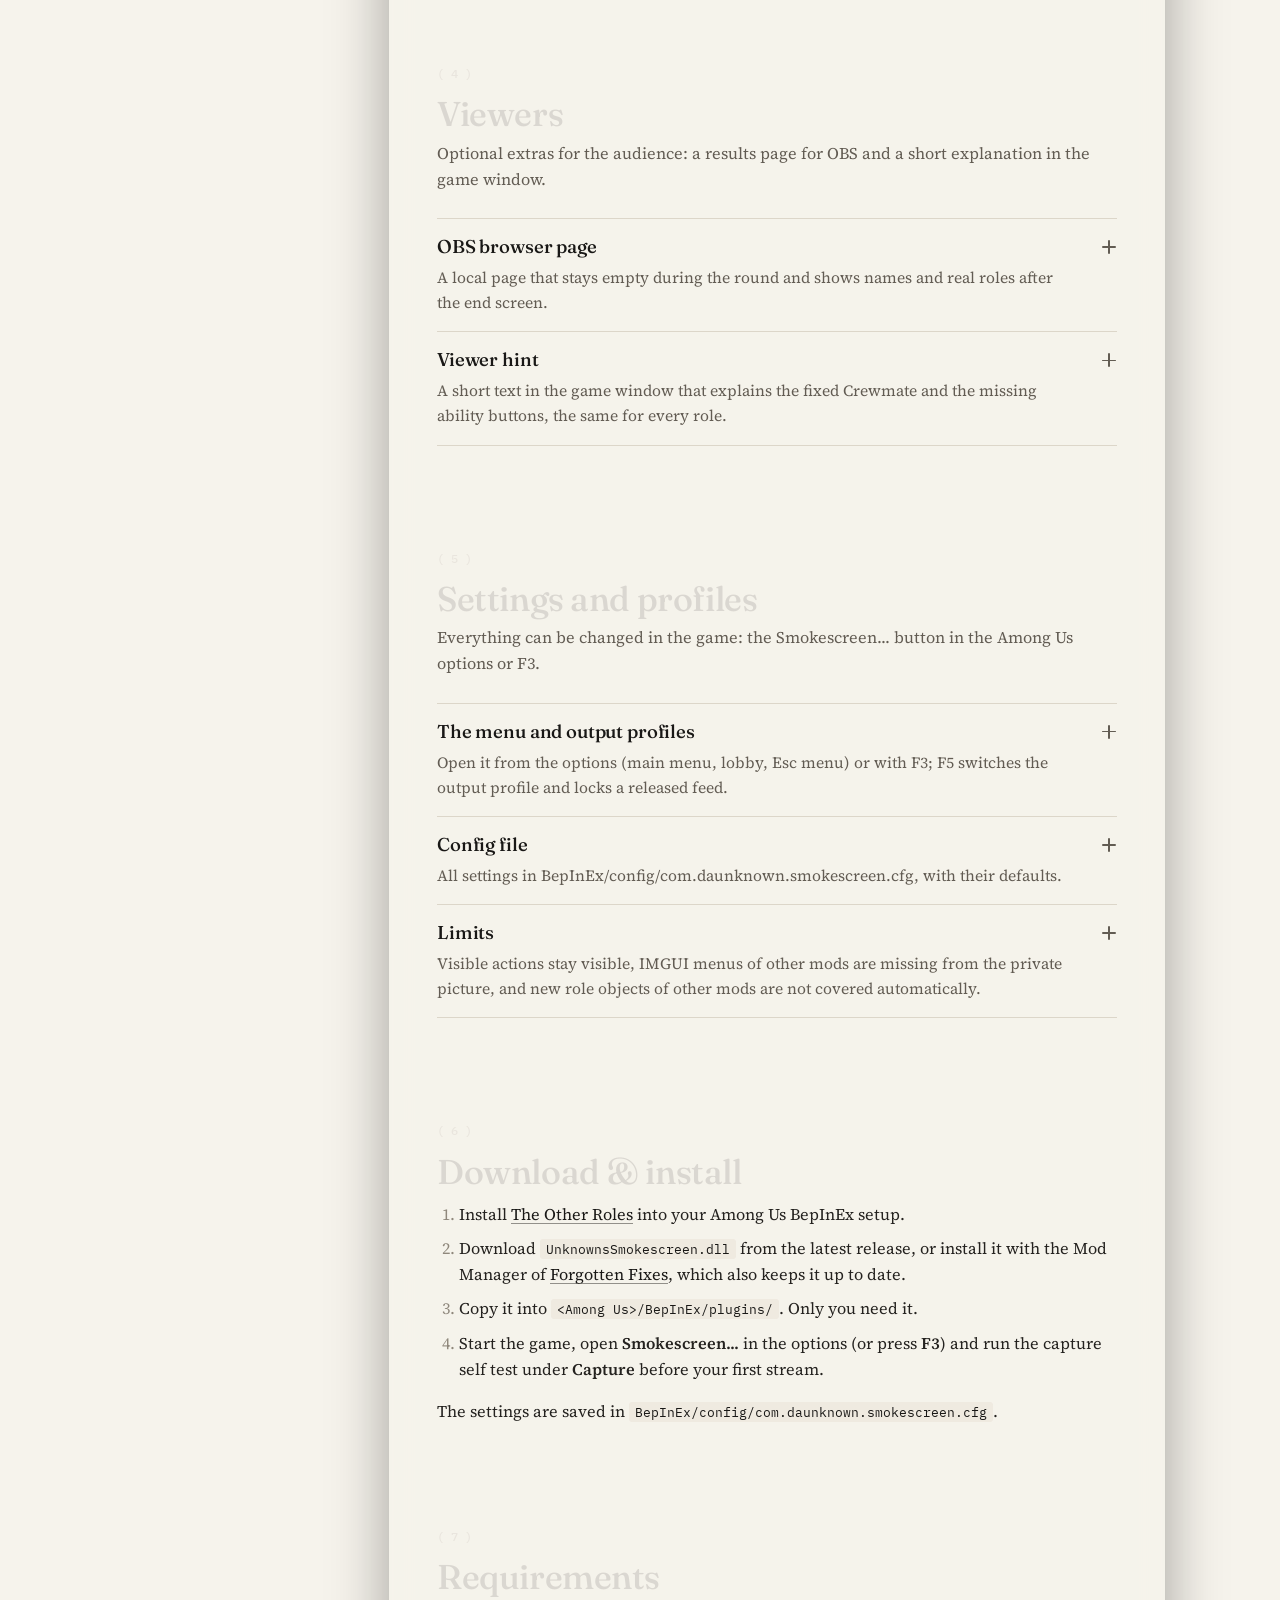
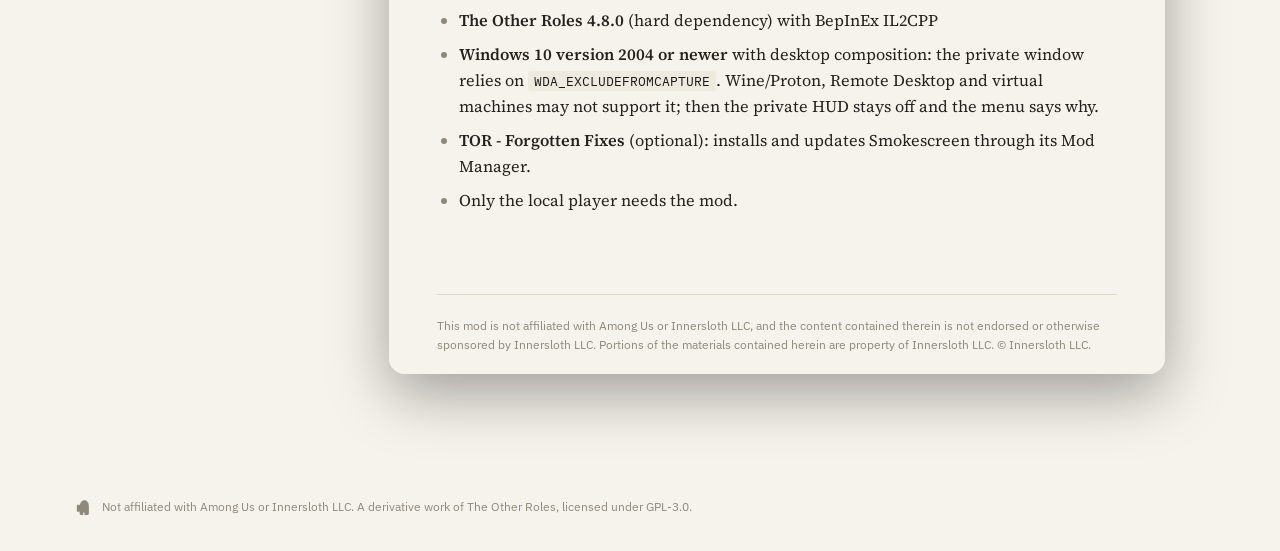
<file: smokescreen.html>
<!DOCTYPE html>
<html lang="en" data-theme="dark">
<head>
  <meta charset="UTF-8" />
  <meta name="viewport" content="width=device-width, initial-scale=1.0" />
  <title>Smokescreen - TOR Mods Wiki</title>
  <meta name="description" content="Unknown's Smokescreen for The Other Roles: local stream protection. The camera sees a fixed Crewmate while a capture-excluded overlay shows your real role and HUD. Click any feature for details." />
  <meta name="theme-color" content="#141312" />
  <link rel="icon" type="image/png" sizes="32x32" href="assets/brand/favicon-32.png" />
  <link rel="apple-touch-icon" href="assets/brand/apple-touch-icon.png" />
  <script>
    // set the theme before first paint to avoid a flash
    (function () {
      var get = function (k) { try { return localStorage.getItem(k); } catch (e) { return null; } };
      var t = get("tormods-theme");
      if (t !== "light" && t !== "dark")
        t = window.matchMedia && matchMedia("(prefers-color-scheme: light)").matches ? "light" : "dark";
      document.documentElement.dataset.theme = t;
      document.documentElement.dataset.fx =
        get("tormods-fx") === "off" ? "off" : "on";
    })();
  </script>
  <link rel="stylesheet" href="assets/fonts.css" />
  <link rel="stylesheet" href="assets/styles.css" />
</head>
<body data-page="smokescreen">
  <header id="topbar"></header>
  <main id="content"></main>
  <footer id="footer"></footer>
  <button id="backTop" aria-label="Back to top"><svg viewBox="0 0 24 24" fill="none" stroke="currentColor" stroke-width="1.6" stroke-linecap="round" stroke-linejoin="round" aria-hidden="true"><path d="M12 19V5M5 12l7-7 7 7"/></svg></button>

  <script src="assets/data.js"></script>
  <script src="assets/hero.js"></script>
  <script src="assets/fx.js"></script>
  <script src="assets/app.js"></script>
  <script src="assets/scroll.js"></script>
  <script type="module" src="assets/bg3d.js"></script>
  <script type="module" src="assets/scene3d.js"></script>
</body>
</html>
</file>
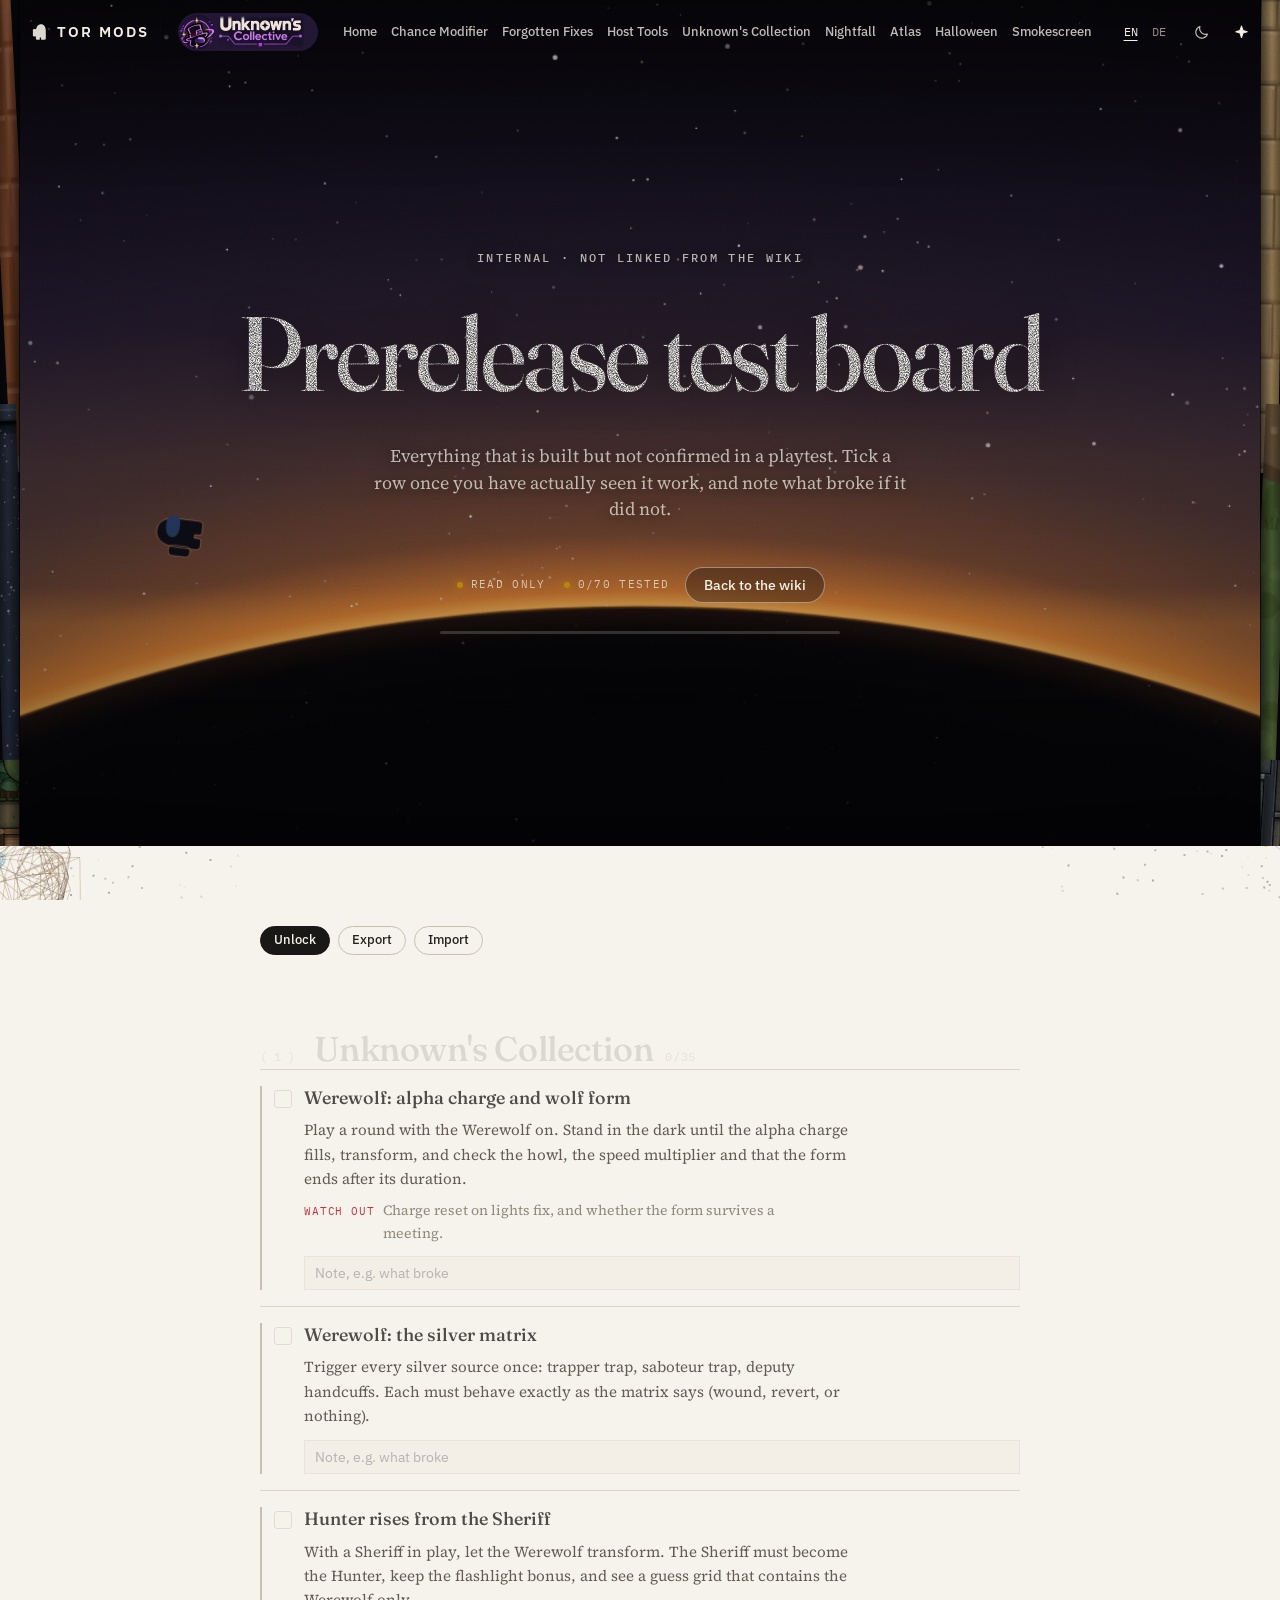
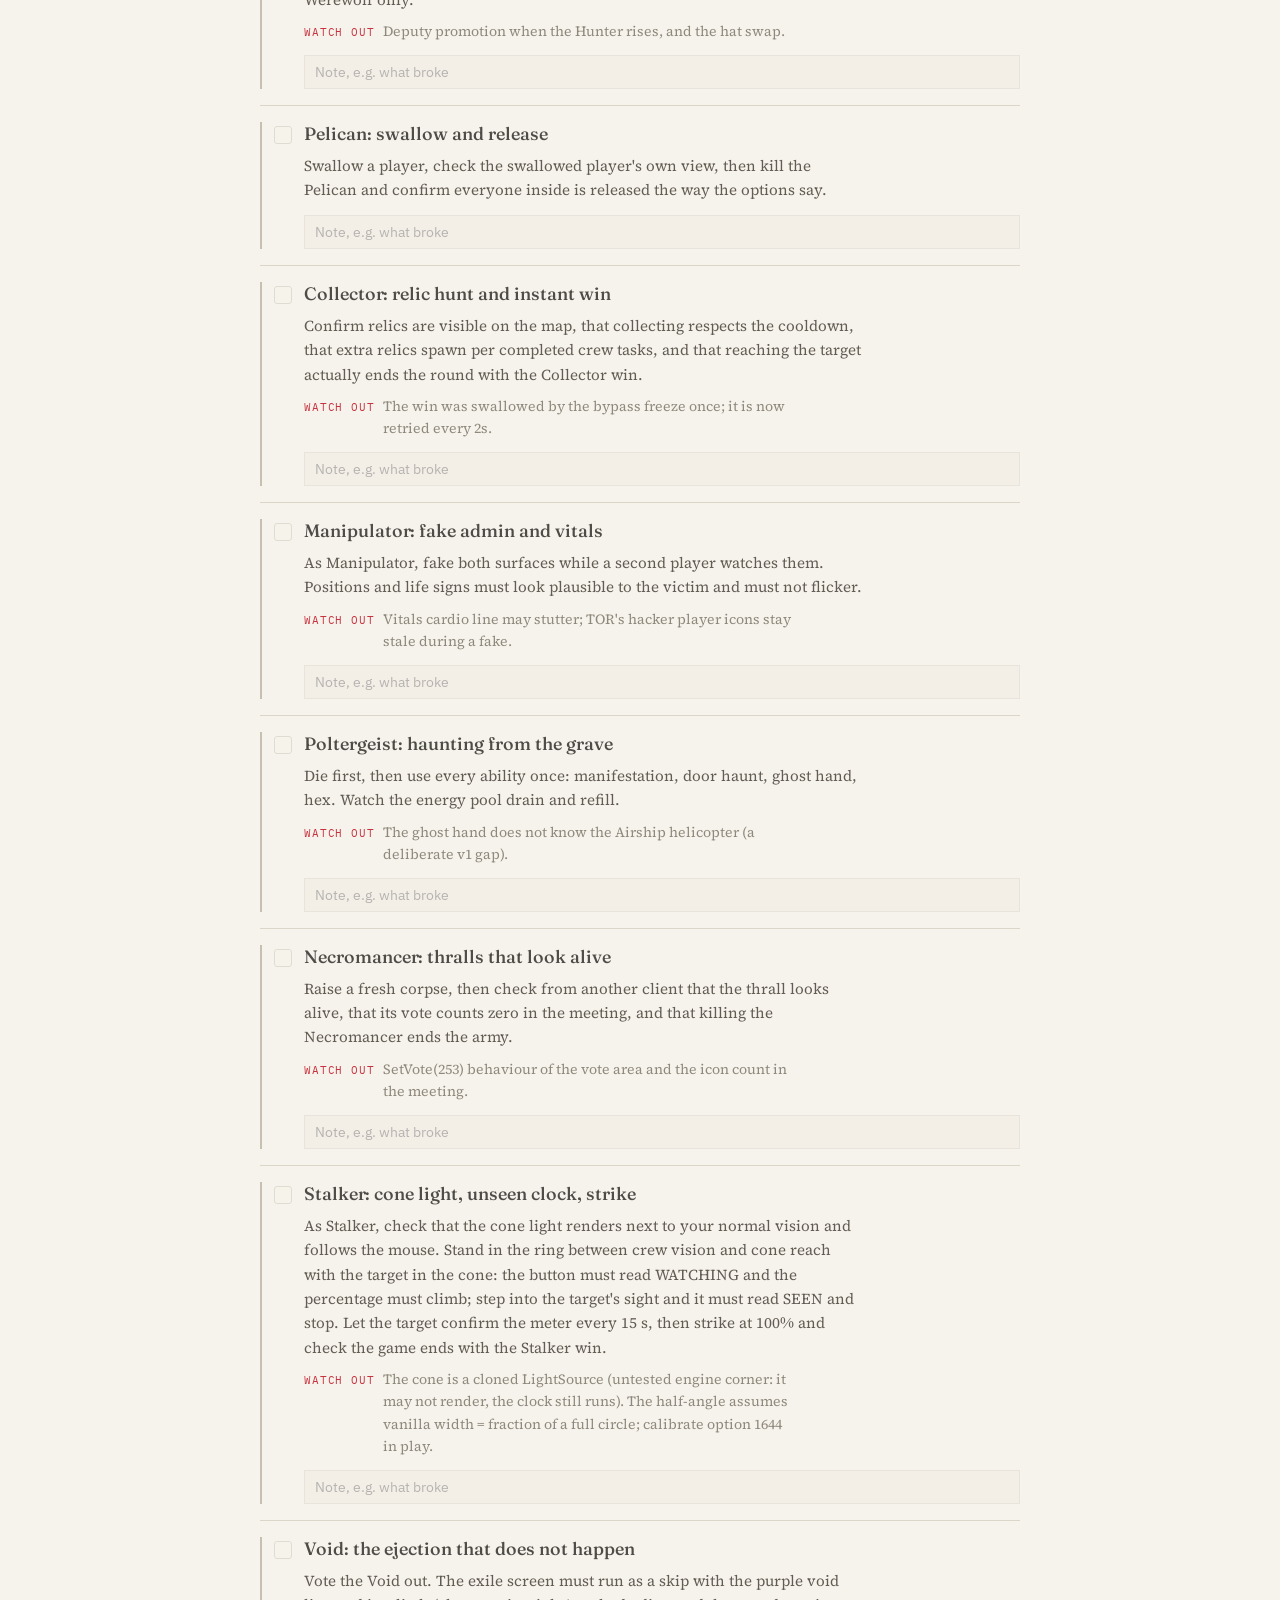
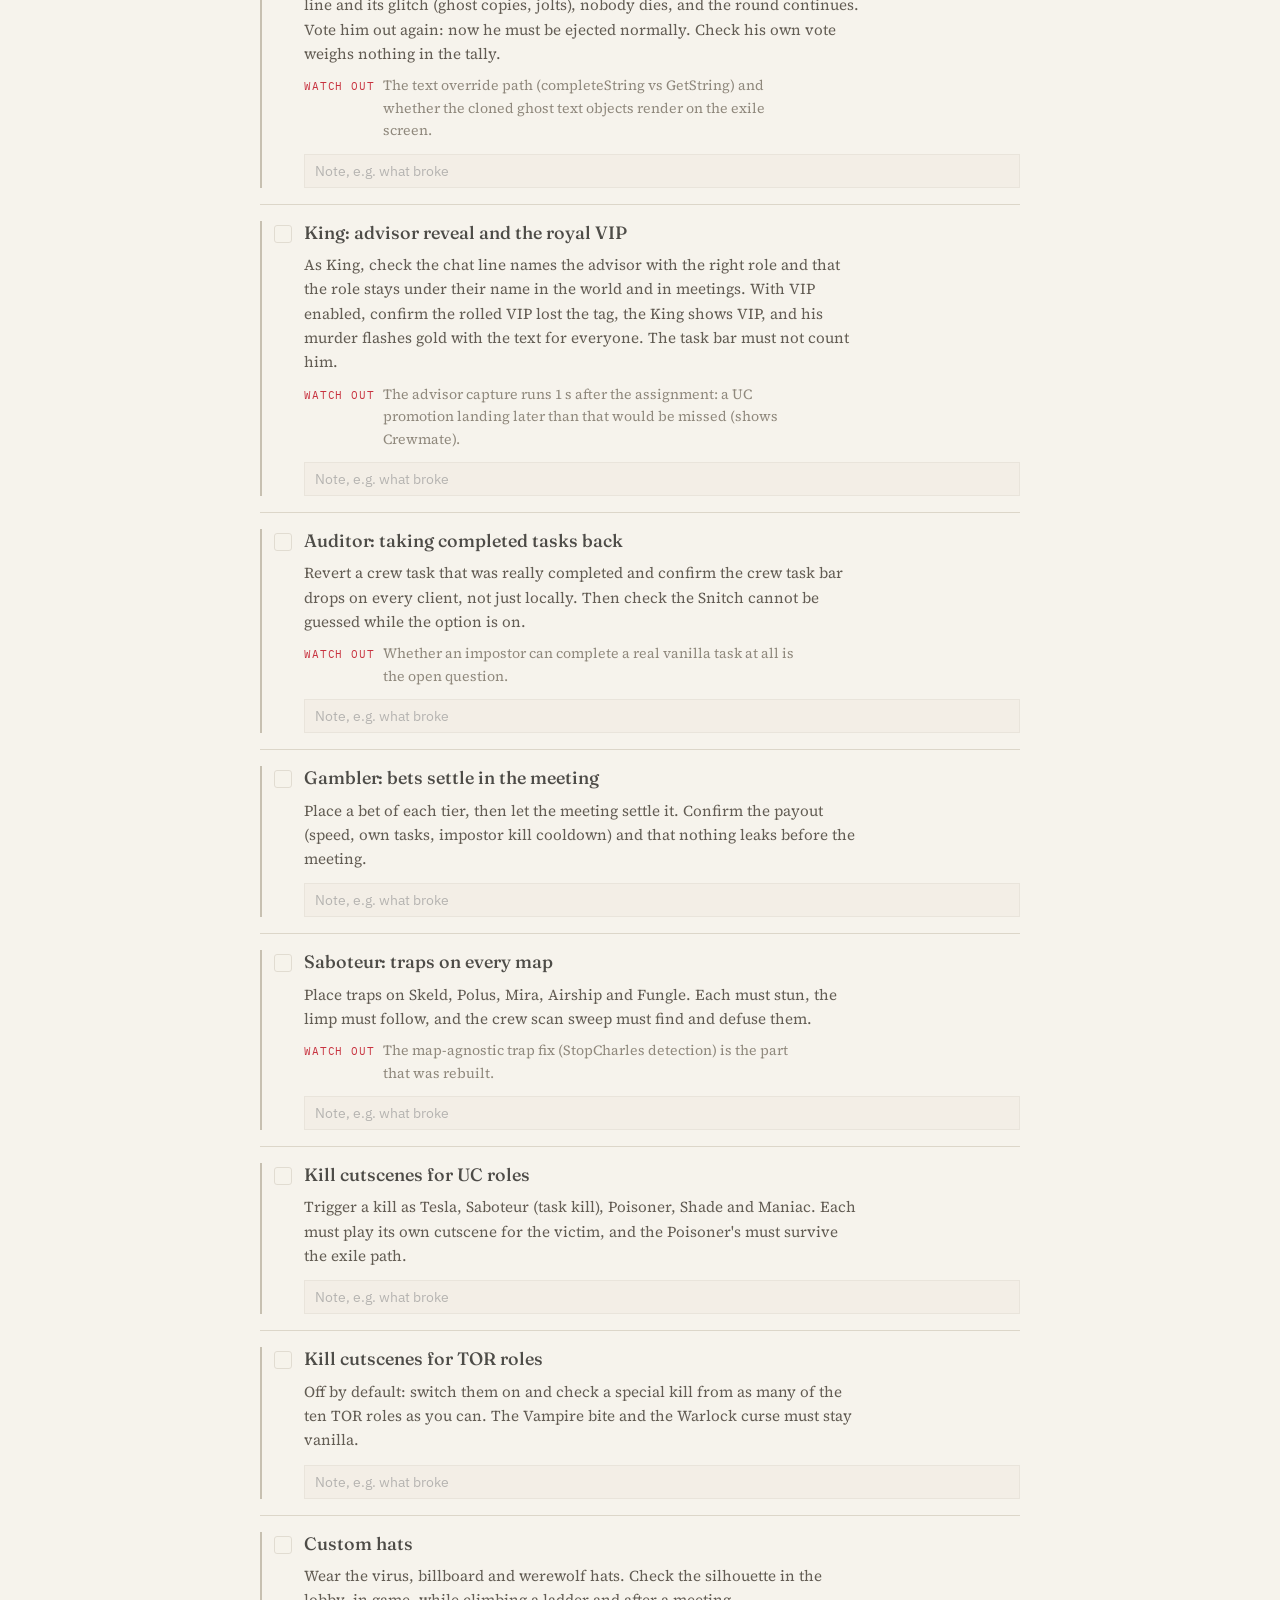
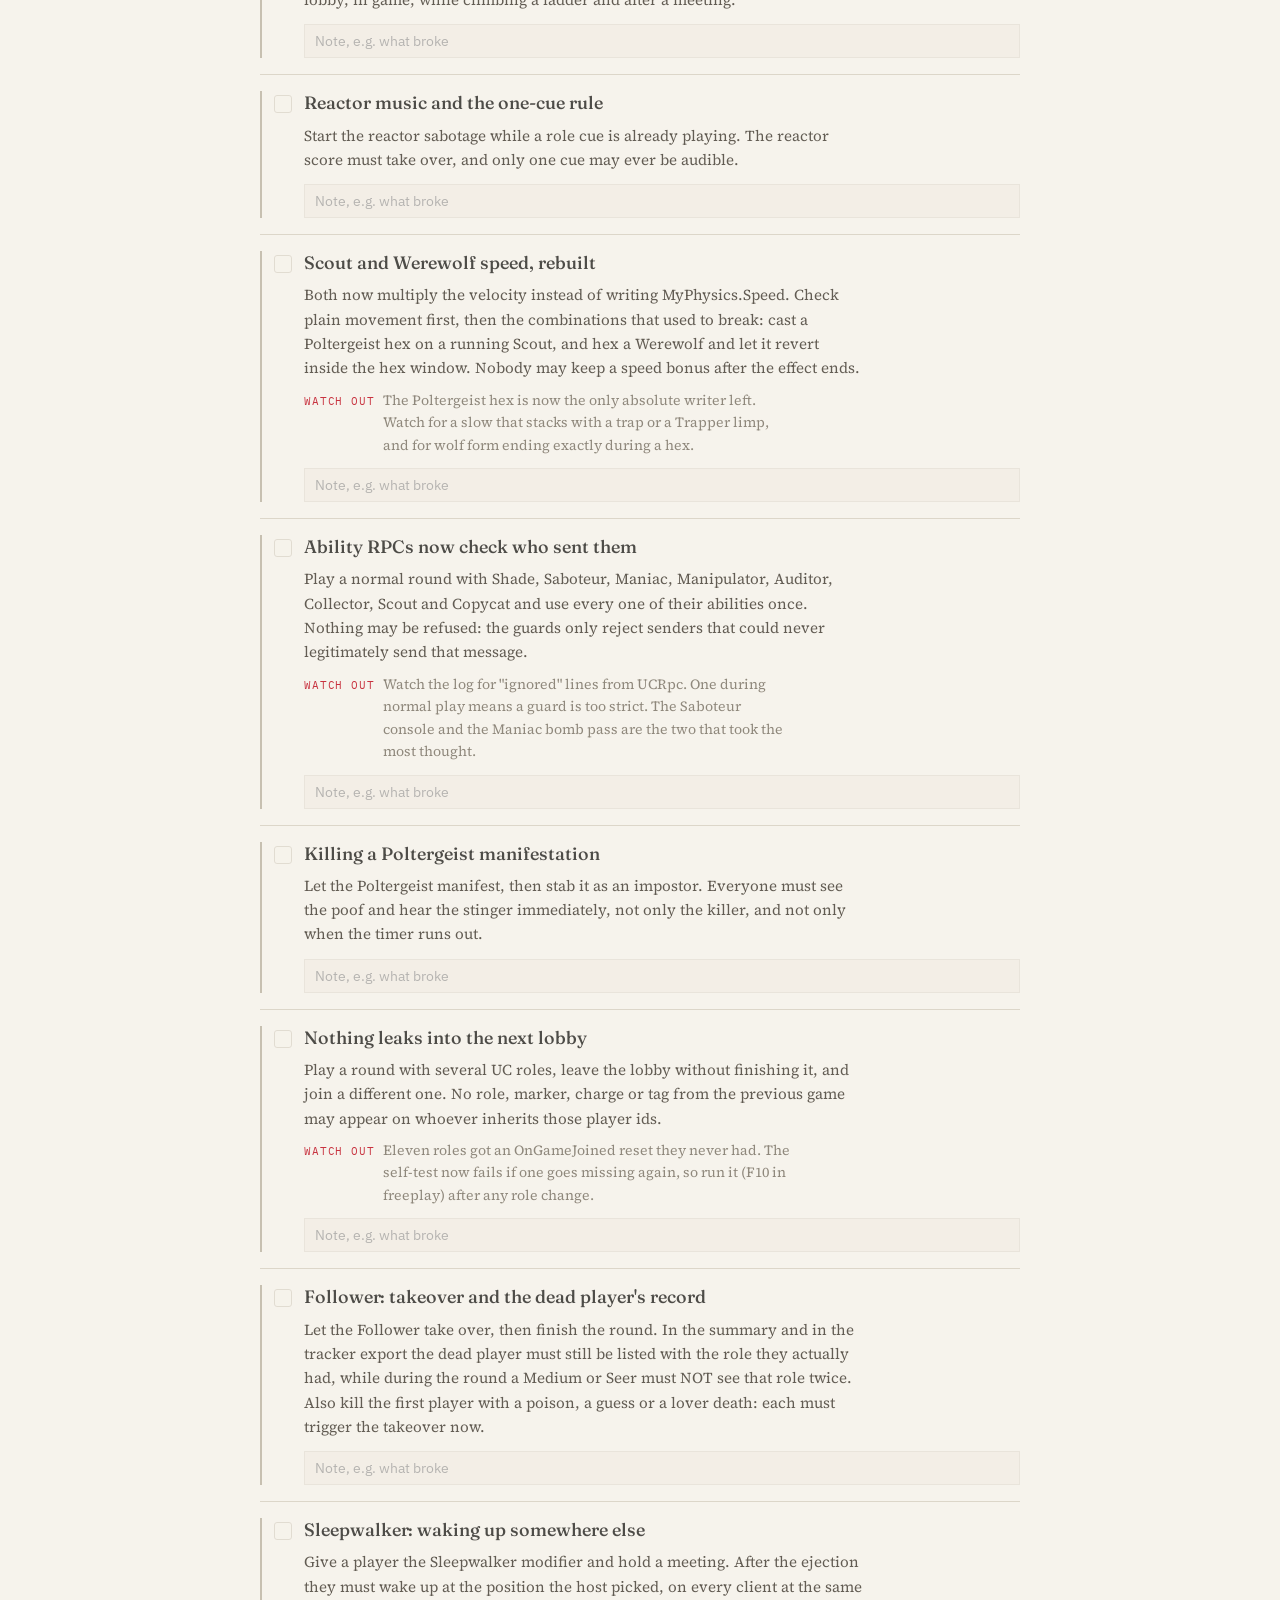
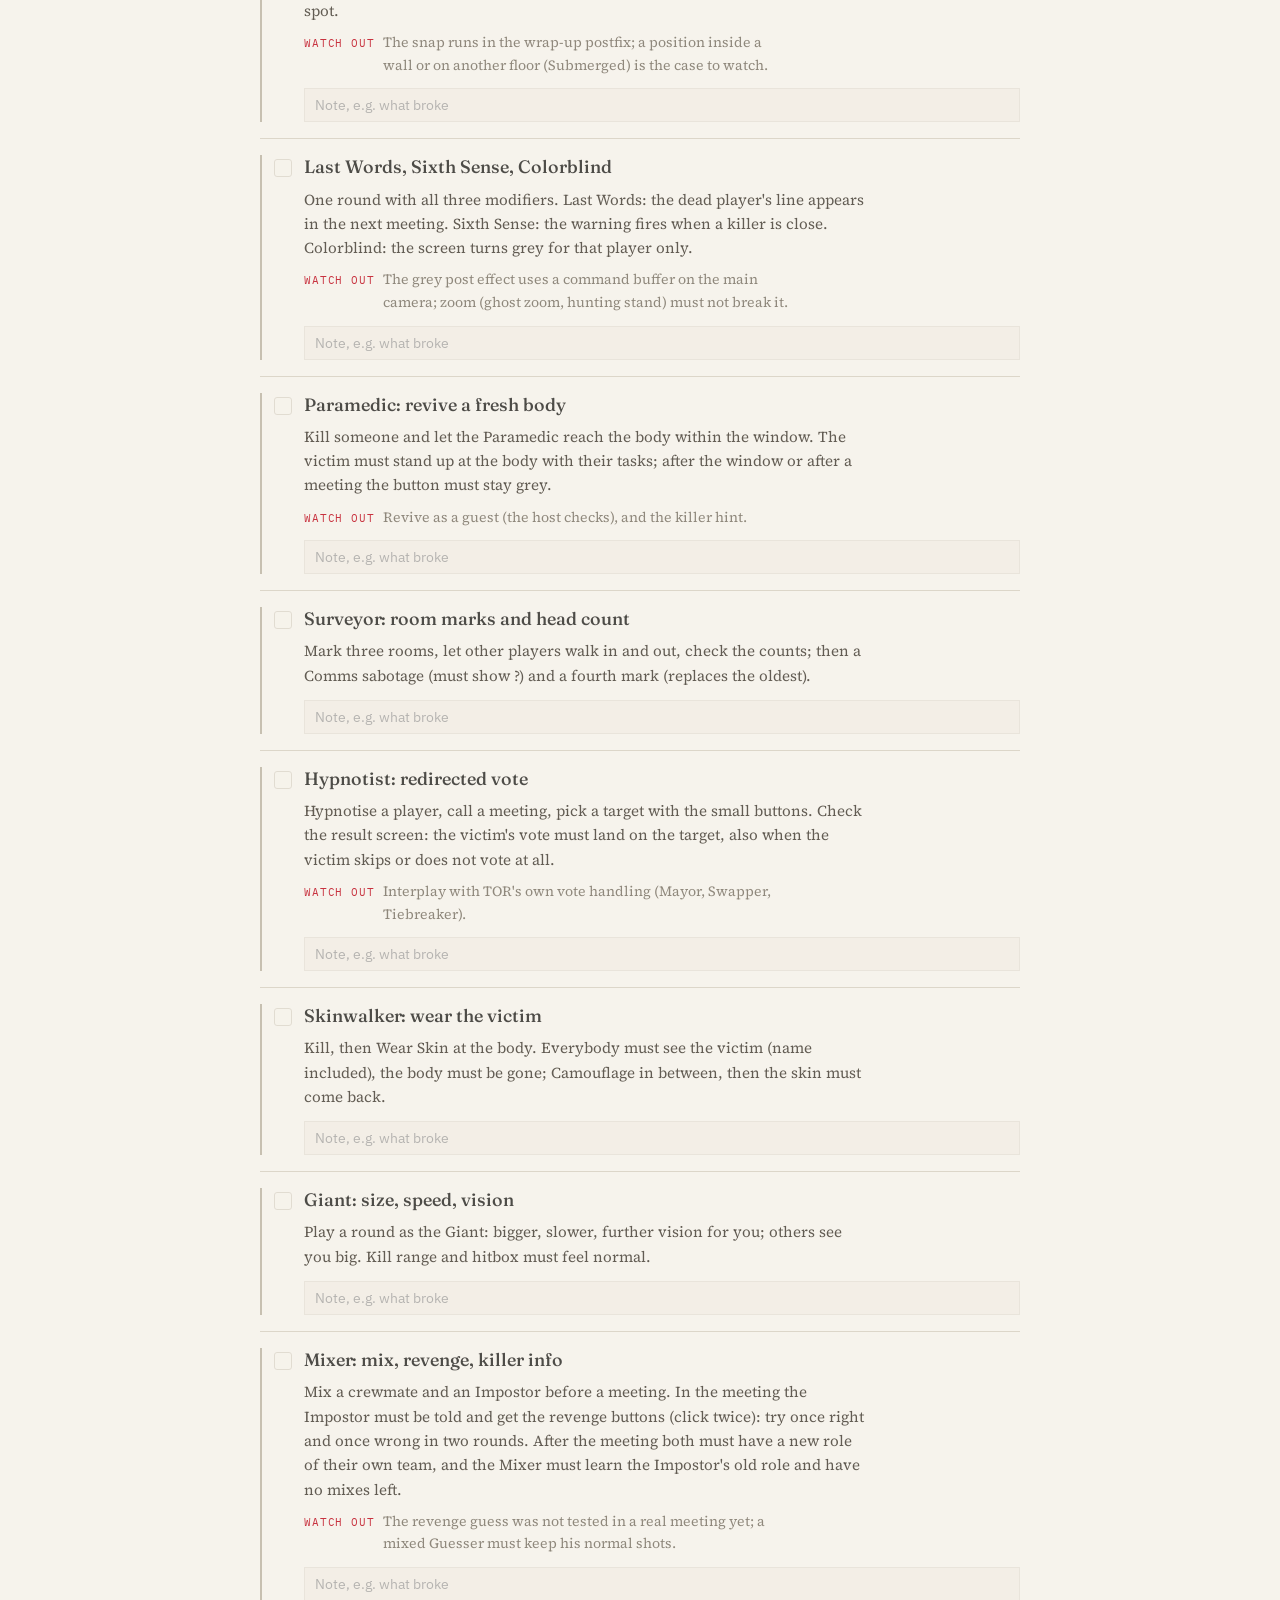
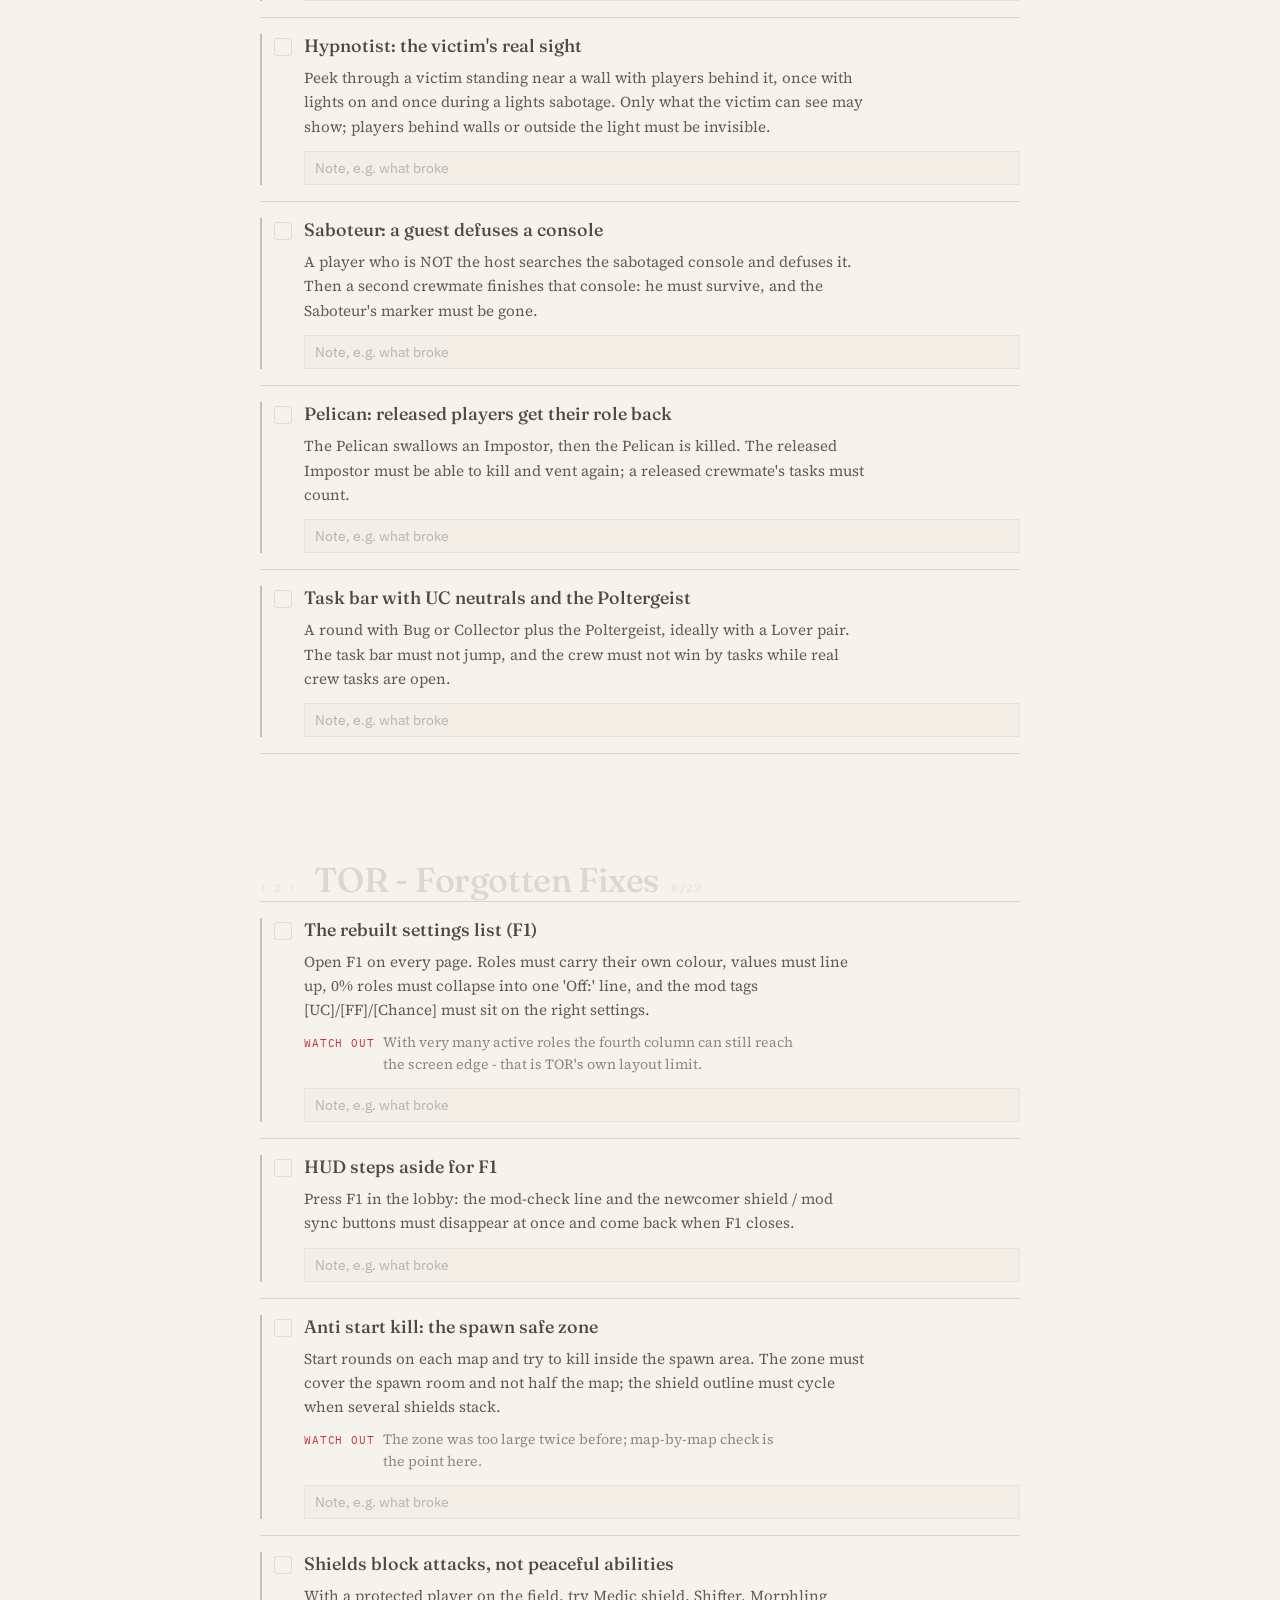
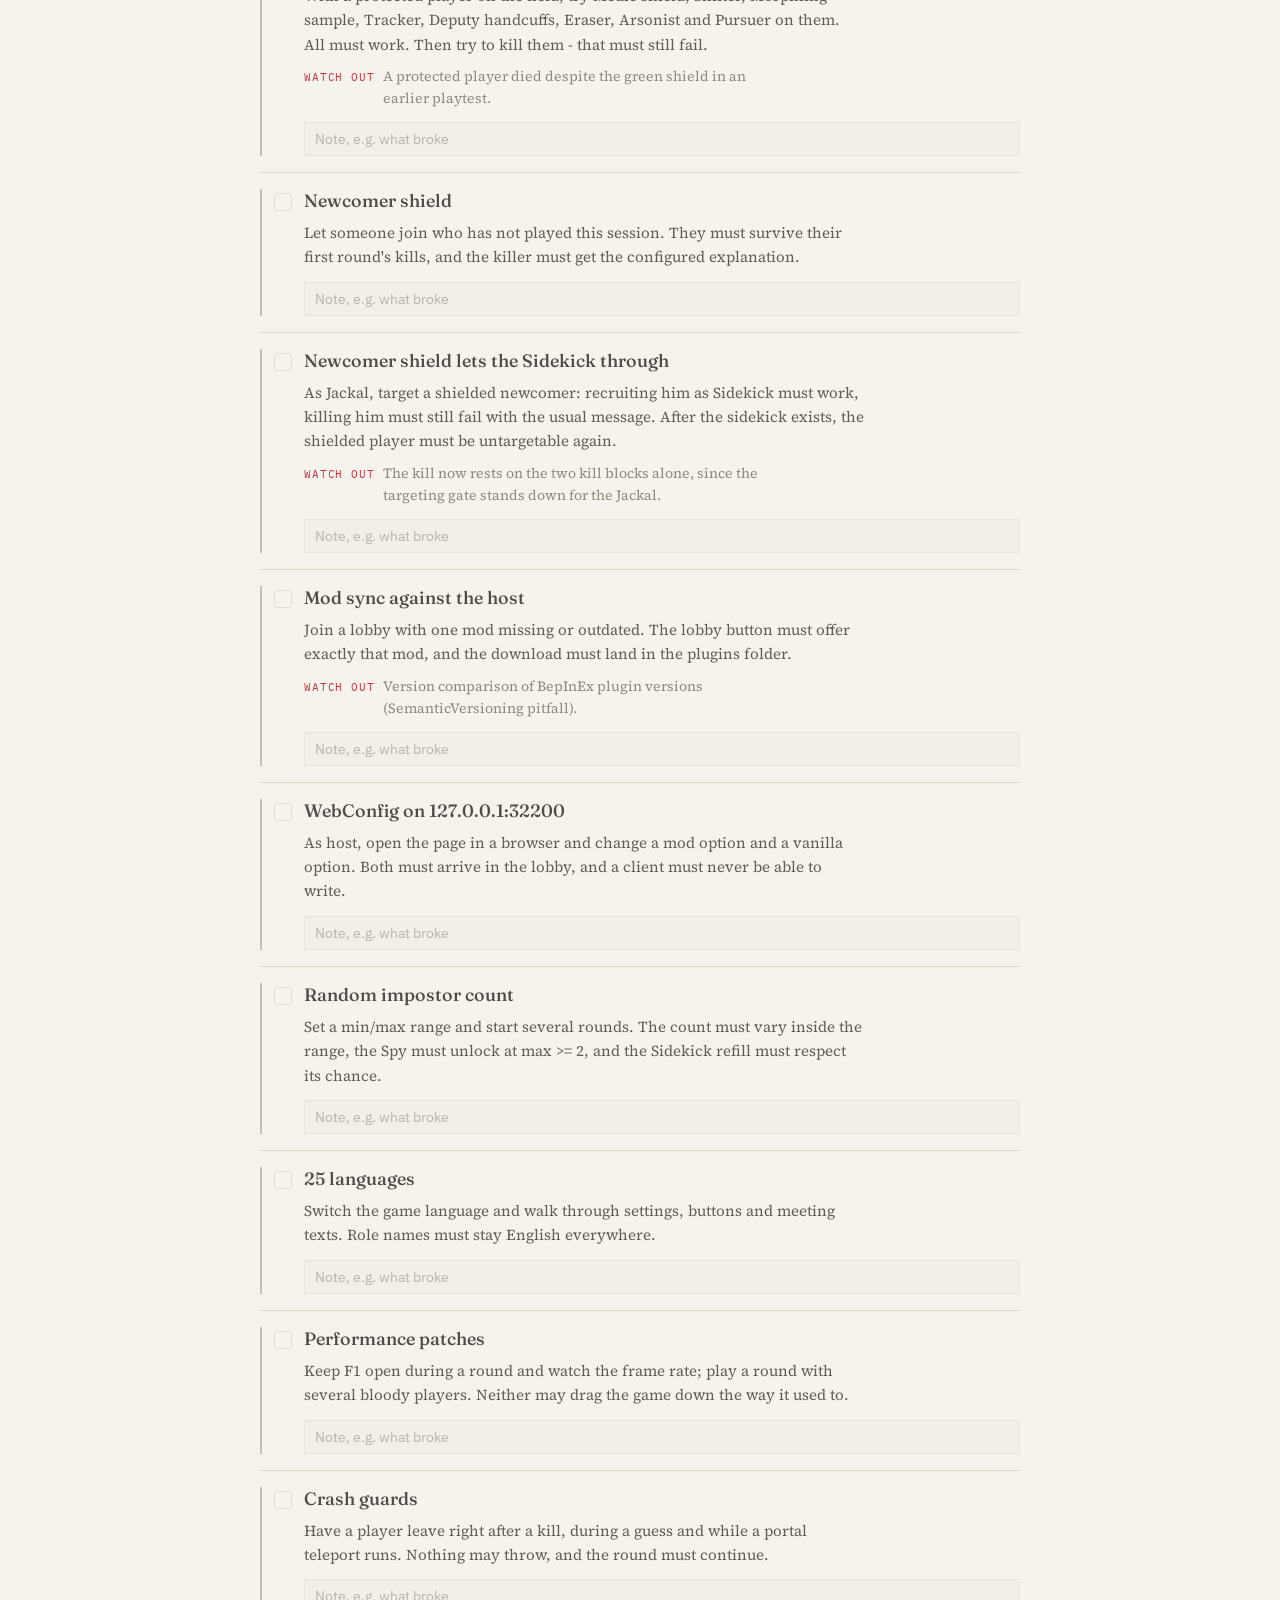
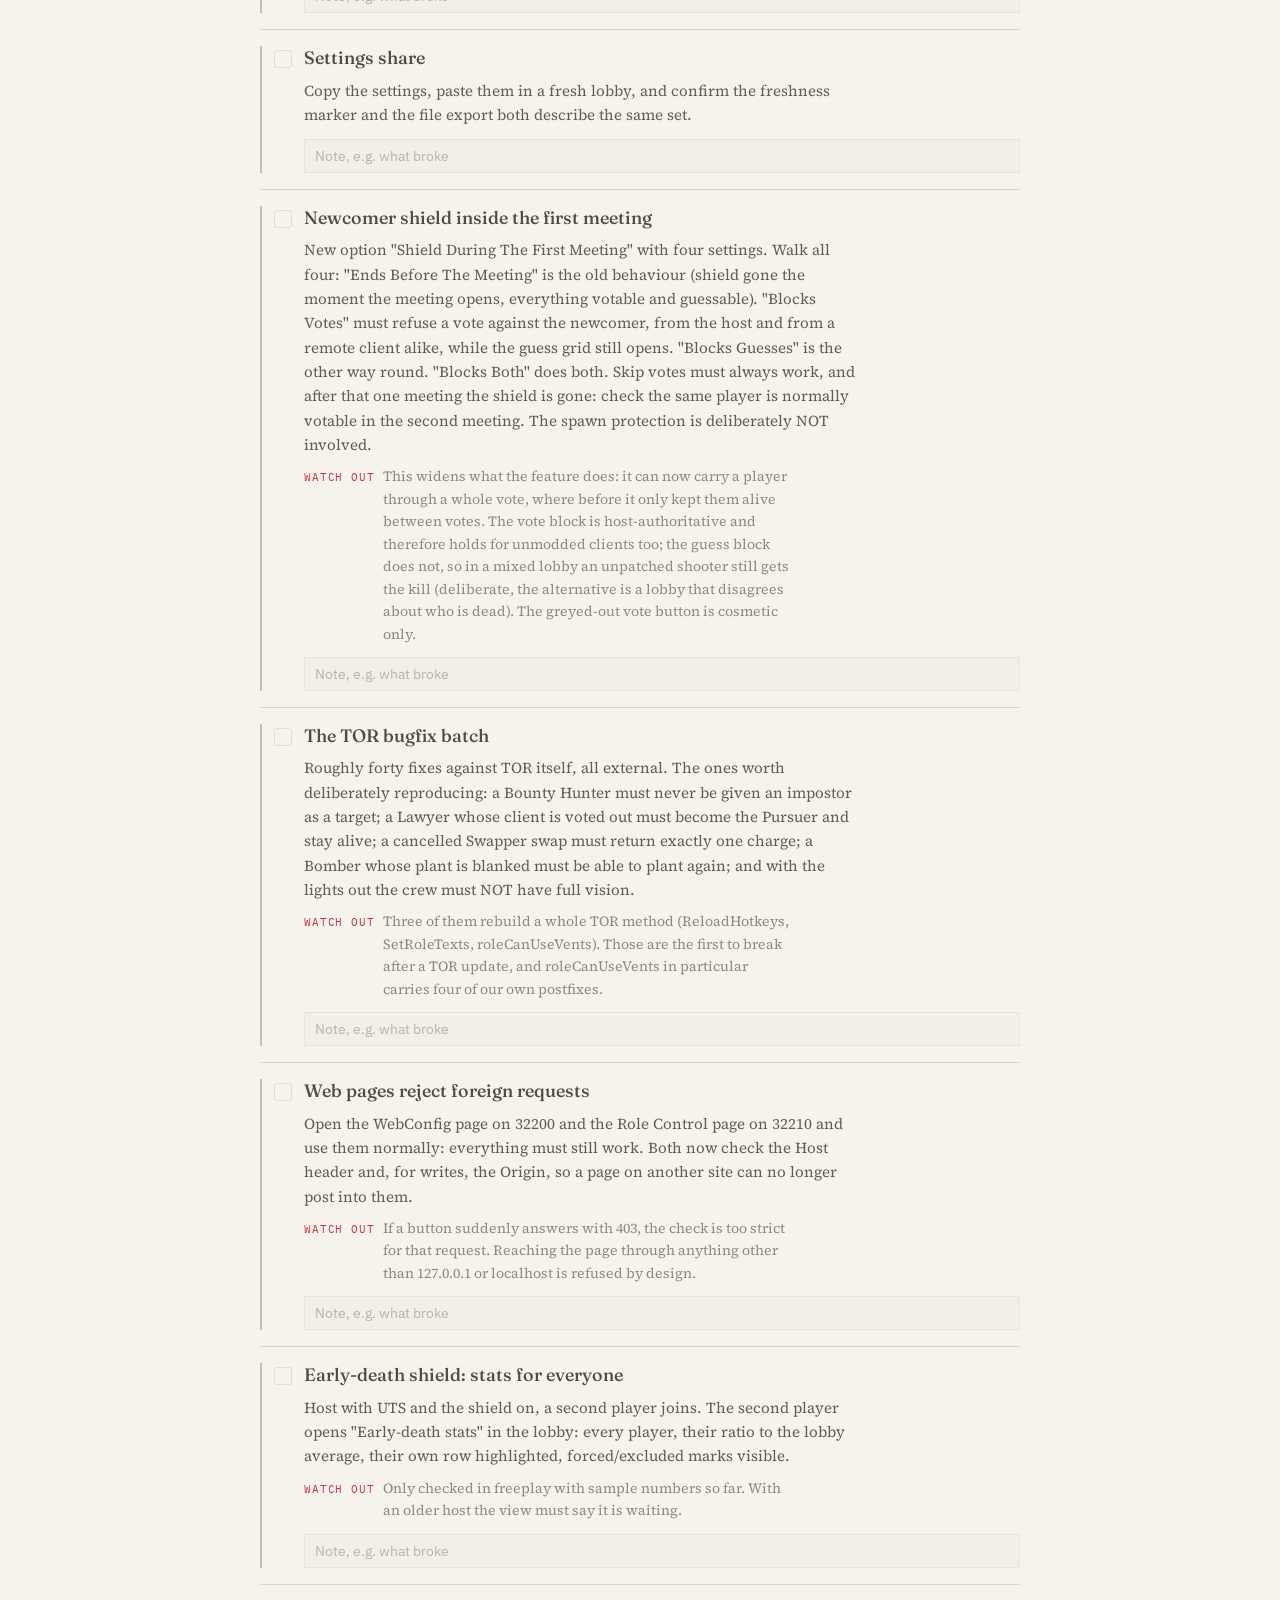
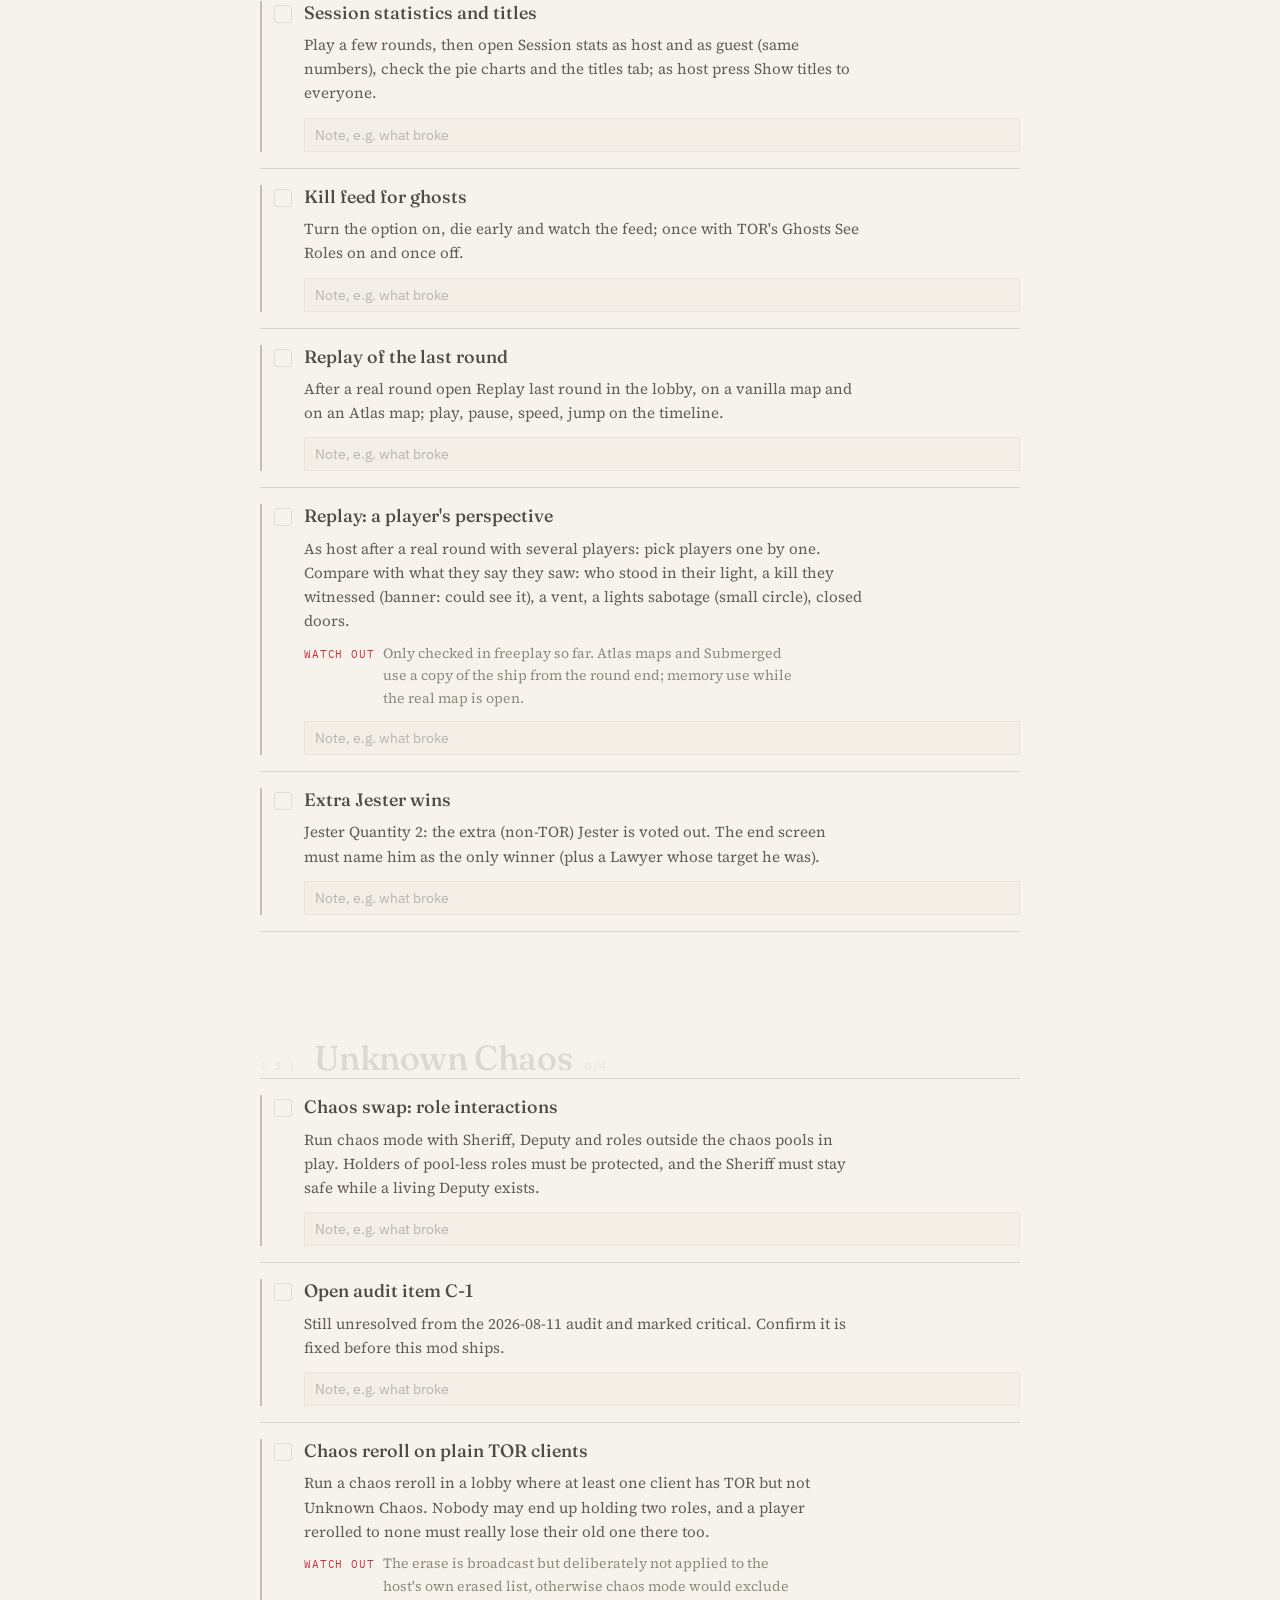
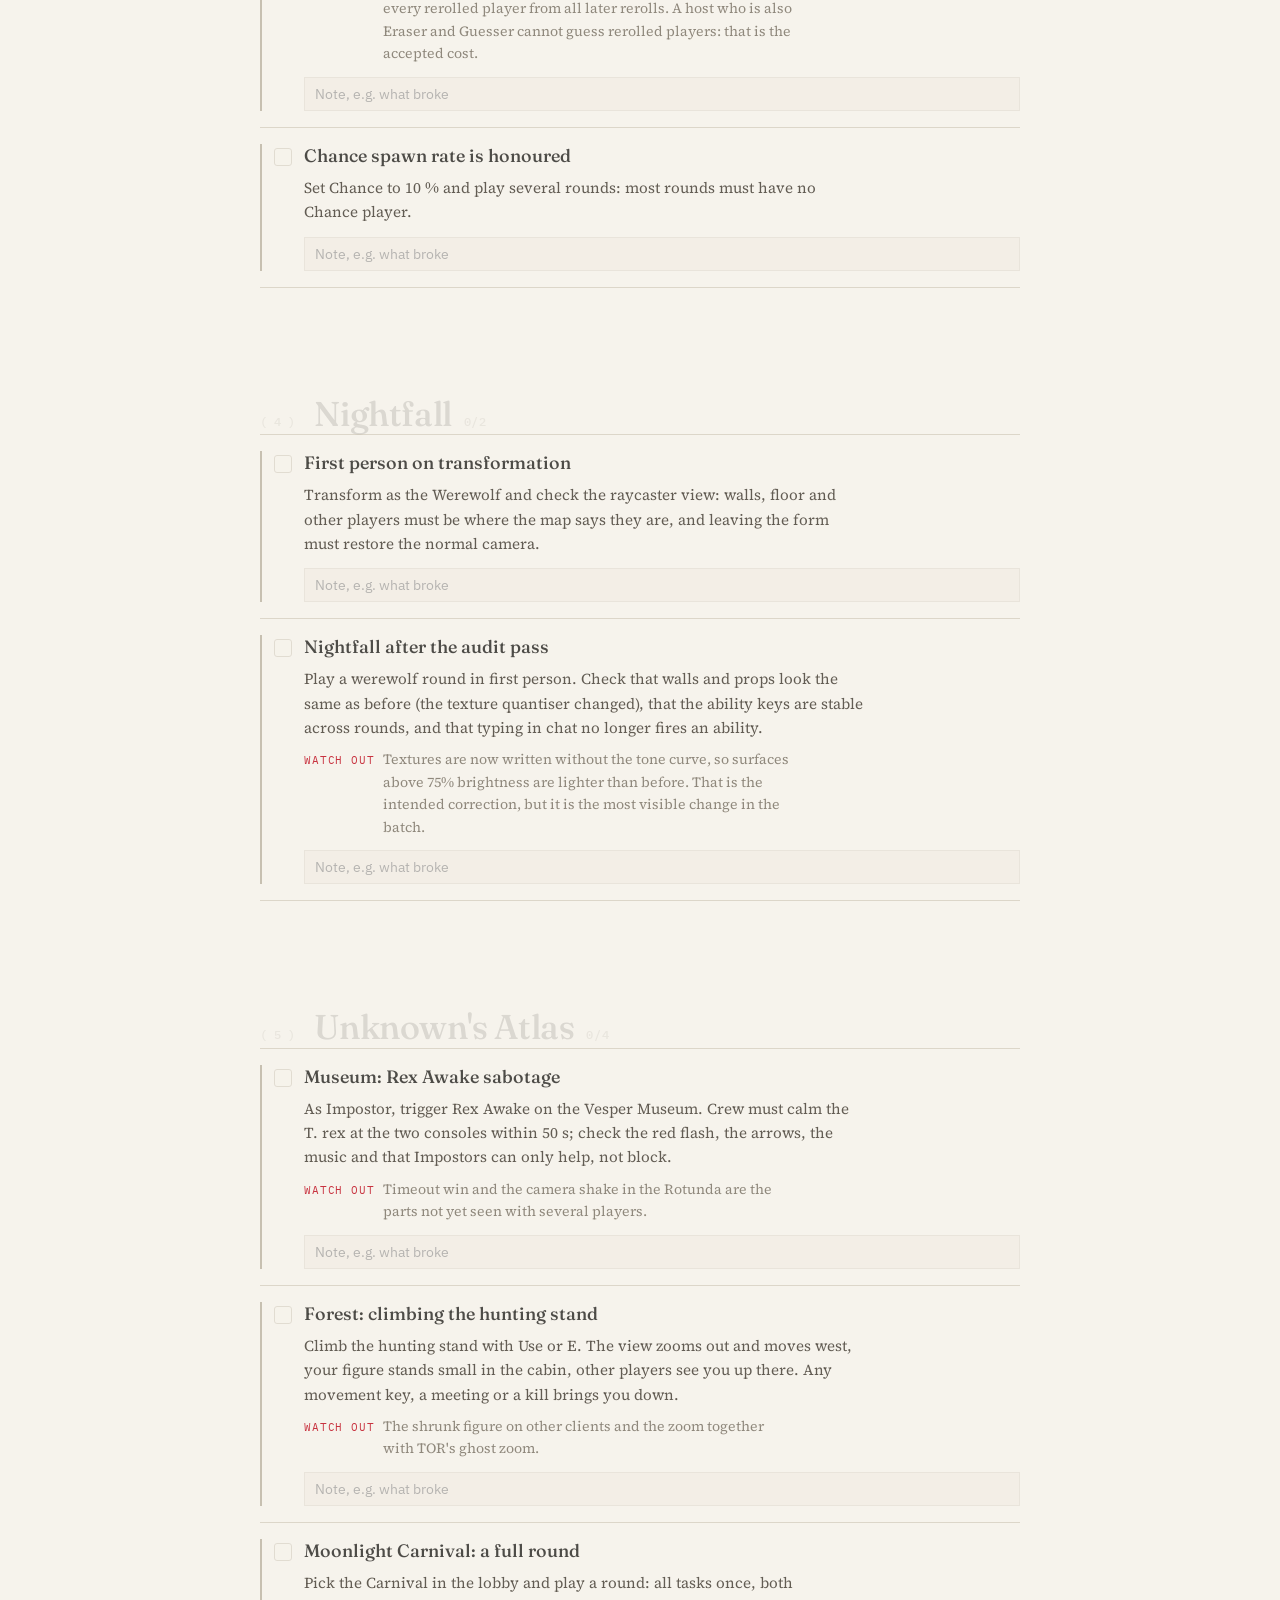
<file: test.html>
<!DOCTYPE html>
<html lang="en" data-theme="dark">
<head>
  <meta charset="UTF-8" />
  <meta name="viewport" content="width=device-width, initial-scale=1.0" />
  <title>Prerelease test board — TOR Mods</title>
  <meta name="robots" content="noindex, nofollow" />
  <meta name="description" content="Internal checklist of everything that is built but not yet confirmed in a playtest." />
  <meta name="theme-color" content="#141312" />
  <link rel="icon" type="image/png" sizes="32x32" href="assets/brand/favicon-32.png" />
  <link rel="apple-touch-icon" href="assets/brand/apple-touch-icon.png" />
  <script>
    // set the theme before first paint to avoid a flash
    (function () {
      var get = function (k) { try { return localStorage.getItem(k); } catch (e) { return null; } };
      var t = get("tormods-theme");
      if (t !== "light" && t !== "dark")
        t = window.matchMedia && matchMedia("(prefers-color-scheme: light)").matches ? "light" : "dark";
      document.documentElement.dataset.theme = t;
      document.documentElement.dataset.fx =
        get("tormods-fx") === "off" ? "off" : "on";
    })();
  </script>
  <link rel="stylesheet" href="assets/fonts.css" />
  <link rel="stylesheet" href="assets/styles.css" />
</head>
<body data-page="test">
  <header id="topbar"></header>
  <main id="content"></main>
  <footer id="footer"></footer>
  <button id="backTop" aria-label="Back to top"><svg viewBox="0 0 24 24" fill="none" stroke="currentColor" stroke-width="1.6" stroke-linecap="round" stroke-linejoin="round" aria-hidden="true"><path d="M12 19V5M5 12l7-7 7 7"/></svg></button>

  <script src="assets/data.js"></script>
  <script src="assets/hero.js"></script>
  <script src="assets/fx.js"></script>
  <script src="assets/prerelease.js"></script>
  <script src="assets/app.js"></script>
  <script src="assets/scroll.js"></script>
  <script type="module" src="assets/bg3d.js"></script>
</body>
</html>
</file>
<file: assets/fonts.css>
/* Self-hosted web fonts (Fraunces, Source Serif 4, IBM Plex Sans/Mono; SIL Open Font License).
 * Latin + Latin Extended only. Served from this site so no visitor request goes to Google. */
/* latin-ext */
@font-face {
  font-family: 'Fraunces';
  font-style: italic;
  font-weight: 300 700;
  font-display: swap;
  src: url(fonts/fraunces-italic-300-700-latin-ext.woff2) format('woff2');
  unicode-range: U+0100-02BA, U+02BD-02C5, U+02C7-02CC, U+02CE-02D7, U+02DD-02FF, U+0304, U+0308, U+0329, U+1D00-1DBF, U+1E00-1E9F, U+1EF2-1EFF, U+2020, U+20A0-20AB, U+20AD-20C0, U+2113, U+2C60-2C7F, U+A720-A7FF;
}
/* latin */
@font-face {
  font-family: 'Fraunces';
  font-style: italic;
  font-weight: 300 700;
  font-display: swap;
  src: url(fonts/fraunces-italic-300-700-latin.woff2) format('woff2');
  unicode-range: U+0000-00FF, U+0131, U+0152-0153, U+02BB-02BC, U+02C6, U+02DA, U+02DC, U+0304, U+0308, U+0329, U+2000-206F, U+20AC, U+2122, U+2191, U+2193, U+2212, U+2215, U+FEFF, U+FFFD;
}
/* latin-ext */
@font-face {
  font-family: 'Fraunces';
  font-style: normal;
  font-weight: 300 700;
  font-display: swap;
  src: url(fonts/fraunces-normal-300-700-latin-ext.woff2) format('woff2');
  unicode-range: U+0100-02BA, U+02BD-02C5, U+02C7-02CC, U+02CE-02D7, U+02DD-02FF, U+0304, U+0308, U+0329, U+1D00-1DBF, U+1E00-1E9F, U+1EF2-1EFF, U+2020, U+20A0-20AB, U+20AD-20C0, U+2113, U+2C60-2C7F, U+A720-A7FF;
}
/* latin */
@font-face {
  font-family: 'Fraunces';
  font-style: normal;
  font-weight: 300 700;
  font-display: swap;
  src: url(fonts/fraunces-normal-300-700-latin.woff2) format('woff2');
  unicode-range: U+0000-00FF, U+0131, U+0152-0153, U+02BB-02BC, U+02C6, U+02DA, U+02DC, U+0304, U+0308, U+0329, U+2000-206F, U+20AC, U+2122, U+2191, U+2193, U+2212, U+2215, U+FEFF, U+FFFD;
}
/* latin-ext */
@font-face {
  font-family: 'IBM Plex Mono';
  font-style: normal;
  font-weight: 400;
  font-display: swap;
  src: url(fonts/ibm-plex-mono-normal-400-latin-ext.woff2) format('woff2');
  unicode-range: U+0100-02BA, U+02BD-02C5, U+02C7-02CC, U+02CE-02D7, U+02DD-02FF, U+0304, U+0308, U+0329, U+1D00-1DBF, U+1E00-1E9F, U+1EF2-1EFF, U+2020, U+20A0-20AB, U+20AD-20C0, U+2113, U+2C60-2C7F, U+A720-A7FF;
}
/* latin */
@font-face {
  font-family: 'IBM Plex Mono';
  font-style: normal;
  font-weight: 400;
  font-display: swap;
  src: url(fonts/ibm-plex-mono-normal-400-latin.woff2) format('woff2');
  unicode-range: U+0000-00FF, U+0131, U+0152-0153, U+02BB-02BC, U+02C6, U+02DA, U+02DC, U+0304, U+0308, U+0329, U+2000-206F, U+20AC, U+2122, U+2191, U+2193, U+2212, U+2215, U+FEFF, U+FFFD;
}
/* latin-ext */
@font-face {
  font-family: 'IBM Plex Mono';
  font-style: normal;
  font-weight: 500;
  font-display: swap;
  src: url(fonts/ibm-plex-mono-normal-500-latin-ext.woff2) format('woff2');
  unicode-range: U+0100-02BA, U+02BD-02C5, U+02C7-02CC, U+02CE-02D7, U+02DD-02FF, U+0304, U+0308, U+0329, U+1D00-1DBF, U+1E00-1E9F, U+1EF2-1EFF, U+2020, U+20A0-20AB, U+20AD-20C0, U+2113, U+2C60-2C7F, U+A720-A7FF;
}
/* latin */
@font-face {
  font-family: 'IBM Plex Mono';
  font-style: normal;
  font-weight: 500;
  font-display: swap;
  src: url(fonts/ibm-plex-mono-normal-500-latin.woff2) format('woff2');
  unicode-range: U+0000-00FF, U+0131, U+0152-0153, U+02BB-02BC, U+02C6, U+02DA, U+02DC, U+0304, U+0308, U+0329, U+2000-206F, U+20AC, U+2122, U+2191, U+2193, U+2212, U+2215, U+FEFF, U+FFFD;
}
/* latin-ext */
@font-face {
  font-family: 'IBM Plex Sans';
  font-style: normal;
  font-weight: 400;
  font-stretch: 100%;
  font-display: swap;
  src: url(fonts/ibm-plex-sans-normal-400-latin-ext.woff2) format('woff2');
  unicode-range: U+0100-02BA, U+02BD-02C5, U+02C7-02CC, U+02CE-02D7, U+02DD-02FF, U+0304, U+0308, U+0329, U+1D00-1DBF, U+1E00-1E9F, U+1EF2-1EFF, U+2020, U+20A0-20AB, U+20AD-20C0, U+2113, U+2C60-2C7F, U+A720-A7FF;
}
/* latin */
@font-face {
  font-family: 'IBM Plex Sans';
  font-style: normal;
  font-weight: 400;
  font-stretch: 100%;
  font-display: swap;
  src: url(fonts/ibm-plex-sans-normal-400-latin.woff2) format('woff2');
  unicode-range: U+0000-00FF, U+0131, U+0152-0153, U+02BB-02BC, U+02C6, U+02DA, U+02DC, U+0304, U+0308, U+0329, U+2000-206F, U+20AC, U+2122, U+2191, U+2193, U+2212, U+2215, U+FEFF, U+FFFD;
}
/* latin-ext */
@font-face {
  font-family: 'IBM Plex Sans';
  font-style: normal;
  font-weight: 500;
  font-stretch: 100%;
  font-display: swap;
  src: url(fonts/ibm-plex-sans-normal-400-latin-ext.woff2) format('woff2');
  unicode-range: U+0100-02BA, U+02BD-02C5, U+02C7-02CC, U+02CE-02D7, U+02DD-02FF, U+0304, U+0308, U+0329, U+1D00-1DBF, U+1E00-1E9F, U+1EF2-1EFF, U+2020, U+20A0-20AB, U+20AD-20C0, U+2113, U+2C60-2C7F, U+A720-A7FF;
}
/* latin */
@font-face {
  font-family: 'IBM Plex Sans';
  font-style: normal;
  font-weight: 500;
  font-stretch: 100%;
  font-display: swap;
  src: url(fonts/ibm-plex-sans-normal-400-latin.woff2) format('woff2');
  unicode-range: U+0000-00FF, U+0131, U+0152-0153, U+02BB-02BC, U+02C6, U+02DA, U+02DC, U+0304, U+0308, U+0329, U+2000-206F, U+20AC, U+2122, U+2191, U+2193, U+2212, U+2215, U+FEFF, U+FFFD;
}
/* latin-ext */
@font-face {
  font-family: 'IBM Plex Sans';
  font-style: normal;
  font-weight: 600;
  font-stretch: 100%;
  font-display: swap;
  src: url(fonts/ibm-plex-sans-normal-400-latin-ext.woff2) format('woff2');
  unicode-range: U+0100-02BA, U+02BD-02C5, U+02C7-02CC, U+02CE-02D7, U+02DD-02FF, U+0304, U+0308, U+0329, U+1D00-1DBF, U+1E00-1E9F, U+1EF2-1EFF, U+2020, U+20A0-20AB, U+20AD-20C0, U+2113, U+2C60-2C7F, U+A720-A7FF;
}
/* latin */
@font-face {
  font-family: 'IBM Plex Sans';
  font-style: normal;
  font-weight: 600;
  font-stretch: 100%;
  font-display: swap;
  src: url(fonts/ibm-plex-sans-normal-400-latin.woff2) format('woff2');
  unicode-range: U+0000-00FF, U+0131, U+0152-0153, U+02BB-02BC, U+02C6, U+02DA, U+02DC, U+0304, U+0308, U+0329, U+2000-206F, U+20AC, U+2122, U+2191, U+2193, U+2212, U+2215, U+FEFF, U+FFFD;
}
/* latin-ext */
@font-face {
  font-family: 'Source Serif 4';
  font-style: italic;
  font-weight: 300 700;
  font-display: swap;
  src: url(fonts/source-serif-4-italic-300-700-latin-ext.woff2) format('woff2');
  unicode-range: U+0100-02BA, U+02BD-02C5, U+02C7-02CC, U+02CE-02D7, U+02DD-02FF, U+0304, U+0308, U+0329, U+1D00-1DBF, U+1E00-1E9F, U+1EF2-1EFF, U+2020, U+20A0-20AB, U+20AD-20C0, U+2113, U+2C60-2C7F, U+A720-A7FF;
}
/* latin */
@font-face {
  font-family: 'Source Serif 4';
  font-style: italic;
  font-weight: 300 700;
  font-display: swap;
  src: url(fonts/source-serif-4-italic-300-700-latin.woff2) format('woff2');
  unicode-range: U+0000-00FF, U+0131, U+0152-0153, U+02BB-02BC, U+02C6, U+02DA, U+02DC, U+0304, U+0308, U+0329, U+2000-206F, U+20AC, U+2122, U+2191, U+2193, U+2212, U+2215, U+FEFF, U+FFFD;
}
/* latin-ext */
@font-face {
  font-family: 'Source Serif 4';
  font-style: normal;
  font-weight: 300 700;
  font-display: swap;
  src: url(fonts/source-serif-4-normal-300-700-latin-ext.woff2) format('woff2');
  unicode-range: U+0100-02BA, U+02BD-02C5, U+02C7-02CC, U+02CE-02D7, U+02DD-02FF, U+0304, U+0308, U+0329, U+1D00-1DBF, U+1E00-1E9F, U+1EF2-1EFF, U+2020, U+20A0-20AB, U+20AD-20C0, U+2113, U+2C60-2C7F, U+A720-A7FF;
}
/* latin */
@font-face {
  font-family: 'Source Serif 4';
  font-style: normal;
  font-weight: 300 700;
  font-display: swap;
  src: url(fonts/source-serif-4-normal-300-700-latin.woff2) format('woff2');
  unicode-range: U+0000-00FF, U+0131, U+0152-0153, U+02BB-02BC, U+02C6, U+02DA, U+02DC, U+0304, U+0308, U+0329, U+2000-206F, U+20AC, U+2122, U+2191, U+2193, U+2212, U+2215, U+FEFF, U+FFFD;
}
</file>
<file: assets/styles.css>
/* ============================================================================
 * TOR Mods Wiki: release-page design
 * A cinematic, framed hero with a live Among Us scene (hero.js) and collage
 * strips at the sides, then a calm editorial reading column on warm off-white:
 * serif body text, thin rules, numbered sections, a dash rail at the left edge.
 * Type: Fraunces (display) / Source Serif 4 (body) / IBM Plex Sans + Mono (UI)
 * ==========================================================================*/

/* ---------------------------------------------------------------- tokens */
:root {
  --bg: #f6f3ec;
  --bg-2: #efeae0;
  --bg-3: #e6e0d3;
  --ink: #191816;
  --text: #24221f;
  --muted: #625c53;
  --faint: #8f887c;
  --rule: #dcd6c9;
  --rule-2: #c7c0b1;
  --link: #191816;

  /* per-mod accents */
  --chance: #c4501a;
  --useful: #137a71;
  --unknowns: #6a4dc4;
  --nightfall: #2d55b5;
  --atlas: #9a6d18;
  --halloween: #d1600b;
  --crew-red: #c8323f;
  --task-green: #1f8a4c;

  --hero-bg: #0a0b10;
  --hero-ink: #f4f0e6;
  --hero-dim: rgba(244, 240, 230, .72);

  --accent: var(--crew-red);      /* re-pointed per page below */

  --display: "Fraunces", "Iowan Old Style", Georgia, serif;
  --serif: "Source Serif 4", "Iowan Old Style", Georgia, serif;
  --sans: "IBM Plex Sans", system-ui, "Segoe UI", Roboto, sans-serif;
  --mono: "IBM Plex Mono", ui-monospace, "Cascadia Code", Consolas, monospace;

  --col: 680px;
  --side: 210px;
  --gutter: 16px;
  --ease: cubic-bezier(.22, .61, .36, 1);
  color-scheme: light;
}

html[data-theme="dark"] {
  --bg: #141312;
  --bg-2: #1c1a18;
  --bg-3: #262320;
  --ink: #f1ece1;
  --text: #e4ded2;
  --muted: #a9a195;
  --faint: #7d766b;
  --rule: #2f2c28;
  --rule-2: #3d3934;
  --link: #f1ece1;

  --chance: #f08a4b;
  --useful: #4fd2c3;
  --unknowns: #b598ff;
  --nightfall: #7ea0ff;
  --atlas: #e3b64f;
  --halloween: #ff7518;
  --crew-red: #f06a75;
  --task-green: #52d38a;
  color-scheme: dark;
}

body[data-page="chance"]    { --accent: var(--chance); }
body[data-page="useful"]    { --accent: var(--useful); }
body[data-page="unknowns"]  { --accent: var(--unknowns); }
body[data-page="nightfall"] { --accent: var(--nightfall); }
body[data-page="atlas"]     { --accent: var(--atlas); }
body[data-page="halloween"] { --accent: var(--halloween); }
body[data-page="test"]      { --accent: #b9860c; }
html[data-theme="dark"] body[data-page="test"] { --accent: #f2c14e; }

/* ---------------------------------------------------------------- base */
* { box-sizing: border-box; }
html { -webkit-text-size-adjust: 100%; scroll-behavior: smooth; scroll-padding-top: 88px; }
body {
  margin: 0;
  font-family: var(--serif);
  font-size: 17px;
  line-height: 1.6;
  color: var(--text);
  background: var(--bg);
  -webkit-font-smoothing: antialiased;
  text-rendering: optimizeLegibility;
  font-optical-sizing: auto;
  overflow-x: hidden;
}
body.lb-open { overflow: hidden; }

a { color: var(--link); text-decoration: underline; text-decoration-thickness: 1px; text-underline-offset: 3px; text-decoration-color: color-mix(in srgb, var(--link) 45%, transparent); }
a:hover { text-decoration-color: var(--link); }
::selection { background: color-mix(in srgb, var(--accent) 28%, transparent); }
:focus-visible { outline: 2px solid var(--accent); outline-offset: 3px; border-radius: 2px; }
[hidden] { display: none !important; }

h1, h2, h3 { font-family: var(--display); font-weight: 500; letter-spacing: -.012em; margin: 0; }
strong { font-weight: 600; }
em { font-style: italic; }

/* mono eyebrow label */
.kicker, .side-title {
  font-family: var(--mono);
  font-size: .72rem;
  letter-spacing: .2em;
  text-transform: uppercase;
  font-weight: 500;
  margin: 0;
}

/* ------------------------------------------------------------- crewmate
 * single-colour silhouette drawn from an SVG mask, tinted via currentColor */
.crewmate {
  --size: 20px;
  display: inline-block;
  width: var(--size);
  height: calc(var(--size) * 1.2);
  background: currentColor;
  color: var(--crew-red);
  flex-shrink: 0;
  -webkit-mask: url("data:image/svg+xml,%3Csvg xmlns='http://www.w3.org/2000/svg' viewBox='0 0 100 120'%3E%3Crect x='6' y='40' width='24' height='50' rx='9'/%3E%3Cpath d='M26 60C26 22 42 8 60 8c20 0 32 16 32 44v50q0 10-10 10H66q-6 0-6-6V96h-8v10q0 6-6 6H34q-8 0-8-8z'/%3E%3C/svg%3E") center / contain no-repeat;
  mask: url("data:image/svg+xml,%3Csvg xmlns='http://www.w3.org/2000/svg' viewBox='0 0 100 120'%3E%3Crect x='6' y='40' width='24' height='50' rx='9'/%3E%3Cpath d='M26 60C26 22 42 8 60 8c20 0 32 16 32 44v50q0 10-10 10H66q-6 0-6-6V96h-8v10q0 6-6 6H34q-8 0-8-8z'/%3E%3C/svg%3E") center / contain no-repeat;
}
.crewmate.c-chance    { color: var(--chance); }
.crewmate.c-useful    { color: var(--useful); }
.crewmate.c-unknowns  { color: var(--unknowns); }
.crewmate.c-nightfall { color: var(--nightfall); }
.crewmate.c-atlas     { color: var(--atlas); }
.crewmate.c-halloween { color: var(--halloween); }

/* ---------------------------------------------------------------- topbar
 * transparent over the hero, frosted once the reading area scrolls under it */
#topbar {
  position: fixed; top: 0; left: 0; right: 0; z-index: 50;
  color: var(--hero-ink);
  transition: background .3s var(--ease), color .3s var(--ease), border-color .3s var(--ease);
  border-bottom: 1px solid transparent;
}
body.scrolled #topbar {
  color: var(--text);
  background: color-mix(in srgb, var(--bg) 82%, transparent);
  -webkit-backdrop-filter: blur(14px) saturate(1.2);
  backdrop-filter: blur(14px) saturate(1.2);
  border-bottom-color: var(--rule);
}
.topbar-inner {
  max-width: 1400px; margin: 0 auto;
  display: flex; align-items: center; gap: 28px;
  padding: 0 32px; height: 64px;
}
.brand {
  display: flex; align-items: center; gap: 10px;
  font-family: var(--sans); font-weight: 600; font-size: .92rem;
  letter-spacing: .14em; text-transform: uppercase; color: inherit; text-decoration: none;
}
.brand .crewmate { --size: 15px; color: currentColor; opacity: .9; }
.brand:hover .crewmate { color: var(--crew-red); }
/* Unknown's Collective mark next to the wordmark: dark-ground art over the hero, light-ground art once the
 * frosted bar turns light (light theme + scrolled); the bare icon takes over on phones */
.brand-collective {
  display: flex; align-items: center; margin-left: -8px; padding-left: 18px; position: relative;
  text-decoration: none; opacity: .96;
}
.brand-collective::before {
  content: ""; position: absolute; left: 0; top: 50%; height: 26px; transform: translateY(-50%);
  border-left: 1px solid currentColor; opacity: .22;
}
.brand-collective img { display: block; height: 38px; width: auto; }
.brand-collective .lg-light, .brand-collective .lg-icon { display: none; }
html[data-theme="light"] body.scrolled .brand-collective .lg-dark { display: none; }
html[data-theme="light"] body.scrolled .brand-collective .lg-light { display: block; }

.topnav { display: flex; gap: 4px; margin-left: 8px; }
.nav-link {
  font-family: var(--sans); font-size: .9rem; font-weight: 500;
  color: inherit; opacity: .78; text-decoration: none; padding: 6px 10px; border-radius: 4px; white-space: nowrap;
  transition: opacity .15s var(--ease), background .15s var(--ease);
}
.nav-link:hover { opacity: 1; text-decoration: none; background: color-mix(in srgb, currentColor 8%, transparent); }
.nav-link.active { opacity: 1; text-decoration: underline; text-underline-offset: 6px; text-decoration-thickness: 1px; }

.topbar-actions { margin-left: auto; display: flex; align-items: center; gap: 6px; }
.lang-switch { display: flex; gap: 0; margin-right: 6px; font-family: var(--mono); font-size: .72rem; letter-spacing: .06em; }
.lang-switch button {
  background: transparent; color: inherit; opacity: .6; border: 0; padding: 6px 7px; cursor: pointer;
  font: inherit; transition: opacity .15s var(--ease);
}
.lang-switch button.on { opacity: 1; text-decoration: underline; text-underline-offset: 4px; }
.lang-switch button:not(.on):hover { opacity: .9; }

.theme-toggle {
  display: inline-flex; align-items: center; justify-content: center;
  width: 34px; height: 34px; border-radius: 50%; cursor: pointer; border: 1px solid transparent;
  background: transparent; color: inherit; opacity: .8;
  transition: opacity .15s var(--ease), border-color .15s var(--ease), background .15s var(--ease);
}
.theme-toggle:hover { opacity: 1; border-color: color-mix(in srgb, currentColor 35%, transparent); }
.theme-toggle svg { width: 17px; height: 17px; }
html[data-theme="dark"]  .theme-toggle .ico-moon { display: none; }
html[data-theme="light"] .theme-toggle .ico-sun  { display: none; }
.fx-toggle.on { opacity: 1; }
.fx-toggle.on svg { fill: currentColor; }

.menu-toggle {
  display: none; width: 36px; height: 34px; border: 0; background: transparent; cursor: pointer;
  color: inherit; flex-direction: column; justify-content: center; align-items: center; gap: 5px; padding: 0;
}
.menu-toggle span { display: block; width: 18px; height: 1.5px; background: currentColor; transition: transform .2s var(--ease), opacity .2s; }
body.sidebar-open .menu-toggle span:first-child { transform: translateY(3.25px) rotate(45deg); }
body.sidebar-open .menu-toggle span:last-child { transform: translateY(-3.25px) rotate(-45deg); }

/* ---------------------------------------------------------------- hero */
.hero {
  --hero-gutter: clamp(0px, calc((100vw - 1240px) / 2), 150px);
  position: relative; background: var(--hero-bg); color: var(--hero-ink);
  overflow: hidden; isolation: isolate;
}
.hero-frame {
  position: relative; margin: 0 auto;
  width: calc(100% - 2 * var(--hero-gutter));
  min-height: clamp(560px, 94vh, 1000px);
  display: flex; flex-direction: column; justify-content: center;
  overflow: hidden;
  box-shadow: 0 0 0 1px rgba(0, 0, 0, .6), 0 0 60px rgba(0, 0, 0, .55);
}
.hero-scene { position: absolute; inset: 0; z-index: 0; will-change: transform; }
.hero-scene canvas { display: block; width: 100%; height: 100%; }
/* film grain: noise tile, shifted in steps when effects are on */
.hero-grain {
  position: absolute; inset: -100% -100% 0 0; width: 300%; height: 300%;
  pointer-events: none; opacity: .13; mix-blend-mode: overlay;
  background: url("data:image/svg+xml,%3Csvg xmlns='http://www.w3.org/2000/svg' width='220' height='220'%3E%3Cfilter id='n'%3E%3CfeTurbulence type='fractalNoise' baseFrequency='.85' numOctaves='2' stitchTiles='stitch'/%3E%3CfeColorMatrix values='0 0 0 0 1 0 0 0 0 1 0 0 0 0 1 0 0 0 .9 0'/%3E%3C/filter%3E%3Crect width='100%25' height='100%25' filter='url(%23n)'/%3E%3C/svg%3E") 0 0 / 220px 220px;
}
html[data-fx="on"] .hero-grain { animation: grain 1.1s steps(6) infinite; }
@keyframes grain {
  0% { transform: translate(0, 0); } 17% { transform: translate(-4%, -6%); } 33% { transform: translate(-9%, 3%); }
  50% { transform: translate(3%, -12%); } 67% { transform: translate(-13%, -8%); } 83% { transform: translate(6%, 4%); } 100% { transform: translate(-2%, 9%); }
}
/* soft vignette + a darker floor for the text and the TOC */
.hero-frame::after {
  content: ""; position: absolute; inset: 0; z-index: 1; pointer-events: none;
  background:
    linear-gradient(180deg, rgba(0, 0, 0, .35) 0%, rgba(0, 0, 0, 0) 22%, rgba(0, 0, 0, 0) 55%, rgba(4, 4, 8, .55) 100%),
    radial-gradient(120% 90% at 50% 50%, transparent 55%, rgba(0, 0, 0, .35) 100%);
}
.hero-content {
  position: relative; z-index: 2; text-align: center;
  width: min(920px, 100%); margin: 0 auto; padding: 110px 24px 72px;
  will-change: transform;
}
.hero .kicker { color: var(--hero-dim); text-shadow: 0 1px 12px rgba(0, 0, 0, .6); }
.hero-title {
  font-family: var(--display); font-weight: 500; font-variation-settings: "opsz" 144, "SOFT" 30;
  font-size: clamp(3rem, 8.6vw, 6.6rem); line-height: 1; letter-spacing: -.025em; text-wrap: balance;
  margin: .32em 0 .34em;
  color: transparent; -webkit-background-clip: text; background-clip: text;
  background-color: var(--hero-ink);
  background-image: url("data:image/svg+xml,%3Csvg xmlns='http://www.w3.org/2000/svg' width='180' height='180'%3E%3Cfilter id='g'%3E%3CfeTurbulence type='fractalNoise' baseFrequency='.9' numOctaves='3' seed='3' stitchTiles='stitch'/%3E%3CfeColorMatrix values='0 0 0 0 .07 0 0 0 0 .07 0 0 0 0 .09 0 0 0 -2.6 1.75'/%3E%3C/filter%3E%3Crect width='100%25' height='100%25' filter='url(%23g)'/%3E%3C/svg%3E");
  background-size: 180px 180px;
  filter: drop-shadow(0 2px 18px rgba(0, 0, 0, .45));
}
.hero .lead {
  font-family: var(--serif); font-size: clamp(1.02rem, 1.4vw, 1.18rem); line-height: 1.5;
  color: var(--hero-dim); max-width: 60ch; margin: 0 auto; text-wrap: pretty;
  text-shadow: 0 1px 14px rgba(0, 0, 0, .7);
}

/* table of contents: "(1) ........ Section" */
.toc { margin: 44px auto 0; width: min(400px, 100%); text-shadow: 0 1px 10px rgba(0, 0, 0, .8); }
.toc ol { list-style: none; margin: 0; padding: 0; }
.toc li { margin: 0; }
.toc a {
  display: grid; grid-template-columns: auto 1fr auto; align-items: baseline; gap: 12px;
  color: var(--hero-ink); text-decoration: none; padding: 4px 0; font-size: .98rem;
}
.toc-n { font-family: var(--mono); font-size: .74rem; letter-spacing: .04em; color: var(--hero-dim); }
.toc-dots { align-self: end; height: 0; margin-bottom: .42em; border-bottom: 1.5px dotted rgba(244, 240, 230, .42); }
.toc-l { font-family: var(--serif); text-align: right; transition: color .15s var(--ease); }
.toc a:hover .toc-l { text-decoration: underline; text-underline-offset: 3px; }

.hero .meta-row { display: flex; flex-wrap: wrap; justify-content: center; gap: 10px 14px; align-items: center; margin-top: 44px; }
.chip {
  display: inline-flex; align-items: center; gap: 8px;
  font-family: var(--mono); font-size: .7rem; letter-spacing: .12em; text-transform: uppercase;
  color: var(--hero-dim); padding: 6px 2px;
}
.chip::before { content: ""; width: 6px; height: 6px; border-radius: 50%; background: var(--accent); box-shadow: 0 0 10px var(--accent); }

/* pill buttons */
.btn {
  display: inline-flex; align-items: center; gap: 8px; cursor: pointer;
  font-family: var(--sans); font-weight: 500; font-size: .88rem; line-height: 1;
  padding: 10px 18px; border-radius: 999px; text-decoration: none;
  border: 1px solid rgba(244, 240, 230, .45); color: var(--hero-ink); background: rgba(10, 11, 16, .35);
  -webkit-backdrop-filter: blur(6px); backdrop-filter: blur(6px);
  transition: background .15s var(--ease), border-color .15s var(--ease), color .15s var(--ease), transform .15s var(--ease);
}
.btn:hover { text-decoration: none; border-color: var(--hero-ink); background: rgba(244, 240, 230, .1); }
.btn.primary { background: var(--hero-ink); color: #15140f; border-color: var(--hero-ink); }
.btn.primary:hover { background: #fff; }
.btn.small { padding: 7px 13px; font-size: .8rem; }
/* inside the reading column the pills follow the page colours */
.reading .btn { color: var(--text); border-color: var(--rule-2); background: transparent; backdrop-filter: none; }
.reading .btn:hover { border-color: var(--ink); background: var(--bg-2); }
.reading .btn.primary { background: var(--ink); color: var(--bg); border-color: var(--ink); }
.reading .btn.primary:hover { background: color-mix(in srgb, var(--ink) 85%, var(--bg)); }
.reading .btn.text { border: 0; padding: 6px 4px; color: var(--muted); border-radius: 0; }
.reading .btn.text:hover { background: none; color: var(--ink); text-decoration: underline; text-underline-offset: 4px; }
.reading .chip { color: var(--muted); }
.reading .chip::before { box-shadow: none; }

/* collage strips left and right of the frame */
.hero-strips { position: absolute; inset: 0; z-index: 0; pointer-events: none; }
.strip { position: absolute; top: 0; bottom: 0; width: var(--hero-gutter); overflow: hidden; display: flex; flex-direction: column; }
.strip-l { left: 0; } .strip-r { right: 0; }
.strip .tile {
  position: relative; flex: 1 1 0; background-size: cover; background-position: center;
  filter: saturate(.8) contrast(1.05) brightness(.9);
  transform: scale(1.18) rotate(calc(var(--i, 0) * 1.3deg - 3deg));
}
.strip .tile:nth-child(1) { flex-basis: 42%; }
.strip .tile:nth-child(2) { flex-basis: 30%; }
.strip .tile::after {
  content: ""; position: absolute; inset: 0; mix-blend-mode: multiply; opacity: .5;
  background: url("data:image/svg+xml,%3Csvg xmlns='http://www.w3.org/2000/svg' width='200' height='200'%3E%3Cfilter id='n'%3E%3CfeTurbulence type='fractalNoise' baseFrequency='.7' numOctaves='3' stitchTiles='stitch'/%3E%3CfeColorMatrix values='0 0 0 0 .6 0 0 0 0 .55 0 0 0 0 .5 0 0 0 .8 0'/%3E%3C/filter%3E%3Crect width='100%25' height='100%25' filter='url(%23n)'/%3E%3C/svg%3E") 0 0 / 200px 200px;
}
.tile.t-terracotta { background-image: url("img/strip_terracotta.webp"); }
.tile.t-stars { background-image: url("img/strip_stars.webp"); }
.tile.t-grass { background-image: url("img/strip_grass.webp"); }
.tile.t-sand { background-image: url("img/strip_sand.webp"); }
.tile.t-wood { background-image: url("img/strip_wood.webp"); }
.tile.t-lab { background-image: url("img/strip_lab.webp"); }
/* the strips fade under the page's edge so the frame reads as a photo on paper */
.hero::before, .hero::after {
  content: ""; position: absolute; top: 0; bottom: 0; width: var(--hero-gutter); z-index: 1; pointer-events: none;
  background: linear-gradient(90deg, rgba(0, 0, 0, .35), rgba(0, 0, 0, 0) 40%, rgba(0, 0, 0, .5));
}
.hero::before { left: 0; }
.hero::after { right: 0; transform: scaleX(-1); }

/* ---------------------------------------------------------------- layout */
.layout {
  display: grid; grid-template-columns: var(--side) minmax(0, var(--col));
  justify-content: center; column-gap: 64px;
  padding: 80px var(--gutter) 96px;
}
body[data-page="home"] .layout, body[data-page="test"] .layout { grid-template-columns: minmax(0, 760px); }
body[data-page="home"] #sidebar, body[data-page="test"] #sidebar { display: none; }
body[data-page="home"] .menu-toggle, body[data-page="test"] .menu-toggle { display: none; }
.reading { min-width: 0; }

/* sidebar: quiet section list on wide screens */
#sidebar { position: sticky; top: 88px; align-self: start; height: max-content; }
.side-title { color: var(--faint); margin: 0 0 12px; }
.side-nav { list-style: none; margin: 0 0 32px; padding: 0; display: flex; flex-direction: column; gap: 1px; }
.side-nav a {
  display: flex; align-items: baseline; gap: 10px;
  color: var(--muted); font-family: var(--sans); font-size: .84rem; line-height: 1.35;
  padding: 5px 0 5px 12px; text-decoration: none; border-left: 1px solid var(--rule);
  transition: color .15s var(--ease), border-color .15s var(--ease);
}
.side-n { font-family: var(--mono); font-size: .68rem; color: var(--faint); letter-spacing: .04em; }
.side-nav a:hover { color: var(--ink); }
.side-nav a.active { color: var(--ink); border-left: 1.5px solid var(--accent); }
.side-site-title, .side-site { display: none; }
.side-backdrop { display: none; }

/* the dash rail at the left edge */
.rail {
  position: fixed; left: 0; top: 50%; transform: translateY(-50%); z-index: 30;
  display: flex; flex-direction: column; gap: 9px; padding: 8px 0;
  opacity: 0; pointer-events: none; transition: opacity .3s var(--ease);
}
body.scrolled .rail { opacity: 1; pointer-events: auto; }
.rail a { position: relative; display: block; width: 44px; height: 9px; text-decoration: none; }
.rail a span { position: absolute; left: 0; top: 4px; width: 14px; height: 1px; background: var(--rule-2); transition: width .25s var(--ease), background .25s var(--ease); }
.rail a.active span { width: 24px; height: 1.5px; background: var(--ink); }
.rail a:hover span { width: 20px; background: var(--muted); }
.rail a::after {
  content: attr(data-label); position: absolute; left: 34px; top: -4px; white-space: nowrap;
  font-family: var(--sans); font-size: .76rem; color: var(--ink); background: var(--bg);
  padding: 2px 8px; border: 1px solid var(--rule); border-radius: 3px;
  opacity: 0; pointer-events: none; transform: translateX(-4px); transition: opacity .15s var(--ease), transform .15s var(--ease);
}
.rail a:hover::after { opacity: 1; transform: translateX(0); }

/* ---------------------------------------------------------------- intro */
.intro-block {
  font-family: var(--serif); font-size: clamp(1.28rem, 2.1vw, 1.62rem); line-height: 1.4;
  color: var(--ink); margin: 0 0 44px; text-wrap: pretty; letter-spacing: -.004em;
}
.intro-block p { margin: 0 0 .7em; }
.intro-block p:last-child { margin-bottom: 0; }
.intro-block strong { font-weight: 600; }

/* ---------------------------------------------------------------- toolbar */
.toolbar {
  display: flex; gap: 16px; align-items: center; flex-wrap: wrap;
  border-top: 1px solid var(--rule); border-bottom: 1px solid var(--rule);
  padding: 8px 0; margin: 0 0 56px;
}
.search-wrap { position: relative; flex: 1; min-width: 220px; }
.search-wrap::before {
  content: ""; position: absolute; left: 2px; top: 50%; translate: 0 -50%;
  width: 16px; height: 16px; pointer-events: none; opacity: .55;
  background: url("data:image/svg+xml,%3Csvg xmlns='http://www.w3.org/2000/svg' viewBox='0 0 24 24' fill='none' stroke='%23000' stroke-width='1.8' stroke-linecap='round'%3E%3Ccircle cx='11' cy='11' r='7'/%3E%3Cpath d='M20 20l-3.8-3.8'/%3E%3C/svg%3E") center / contain no-repeat;
}
html[data-theme="dark"] .search-wrap::before { filter: invert(1); }
#search {
  width: 100%; background: transparent; border: 0; color: var(--text);
  padding: 8px 40px 8px 28px; font-size: 1rem; font-family: var(--serif);
}
#search::placeholder { color: var(--faint); }
#search:focus { outline: none; }
.search-wrap:focus-within::after { content: ""; position: absolute; left: 0; right: 0; bottom: -9px; height: 1px; background: var(--ink); }
.search-key {
  position: absolute; right: 6px; top: 50%; translate: 0 -50%;
  font-family: var(--mono); font-size: .66rem; color: var(--faint);
  border: 1px solid var(--rule-2); border-radius: 3px; padding: 1px 6px; pointer-events: none;
}
.toolbar-actions { display: flex; gap: 12px; font-family: var(--sans); }
.no-results { color: var(--muted); font-style: italic; padding: 8px 0 24px; }

/* ---------------------------------------------------------------- sections */
.reading { counter-reset: sec; }
.doc-section { margin: 0 0 80px; scroll-margin-top: 96px; }
.doc-section > h2 {
  font-size: clamp(1.7rem, 3vw, 2.15rem); line-height: 1.15; margin: 0 0 18px; color: var(--ink);
  text-wrap: balance;
}
.doc-section > h2::before {
  counter-increment: sec; content: "(" counter(sec) ")";
  display: block; font-family: var(--mono); font-size: .72rem; letter-spacing: .12em;
  color: var(--faint); margin-bottom: 14px; letter-spacing: .12em;
}
.section-intro { color: var(--muted); margin: -4px 0 26px; font-size: 1.02rem; text-wrap: pretty; }
.entries { border-top: 1px solid var(--rule); }

/* expandable entries as a ruled list */
.entry { border-bottom: 1px solid var(--rule); scroll-margin-top: 96px; }
.entry-head {
  width: 100%; display: flex; align-items: baseline; gap: 14px;
  background: transparent; border: 0; cursor: pointer; text-align: left;
  padding: 16px 0 6px; color: var(--ink); font-family: inherit;
}
.entry-title { font-family: var(--display); font-weight: 500; font-size: 1.16rem; line-height: 1.3; flex: 1; letter-spacing: -.008em; transition: color .15s var(--ease); }
.entry-head:hover .entry-title { color: var(--accent); }
.entry.open .entry-title { color: var(--accent); }
.entry-badges { display: flex; gap: 6px; flex-wrap: wrap; align-self: center; }
.badge {
  font-family: var(--mono); font-size: .62rem; letter-spacing: .08em; text-transform: uppercase;
  color: var(--muted); border: 1px solid var(--rule-2); padding: 2px 7px; border-radius: 999px; white-space: nowrap;
}
/* plus that turns into a minus */
.chevron { position: relative; width: 16px; height: 16px; flex-shrink: 0; align-self: center; }
.chevron::before, .chevron::after {
  content: ""; position: absolute; background: var(--muted); border-radius: 1px;
  transition: transform .25s var(--ease), background .15s var(--ease);
}
.chevron::before { top: 7.25px; left: 1px; width: 14px; height: 1.5px; }
.chevron::after  { top: 1px; left: 7.25px; width: 1.5px; height: 14px; }
.entry.open .chevron::after { transform: scaleY(0); }
.entry.open .chevron::before, .entry-head:hover .chevron::before, .entry-head:hover .chevron::after { background: var(--accent); }

.entry-summary { margin: 0; padding: 0 44px 16px 0; color: var(--muted); font-size: .98rem; text-wrap: pretty; }
.entry.open .entry-summary { display: none; }

/* animated collapse (grid-rows trick) */
.entry-collapse { display: grid; grid-template-rows: 0fr; transition: grid-template-rows .3s var(--ease); }
.entry.open .entry-collapse { grid-template-rows: 1fr; }
.entry-collapse > .entry-body { overflow: hidden; min-height: 0; }
.entry-body { padding: 0 24px 0 0; font-size: 1.02rem; }
.entry.open .entry-body { padding-top: 6px; padding-bottom: 26px; }
.entry-body p { margin: 0 0 14px; text-wrap: pretty; }
.entry-body p:last-child { margin-bottom: 0; }
.entry-body .shots { display: grid; grid-template-columns: repeat(auto-fill, minmax(220px, 1fr)); gap: 14px; margin: 18px 0 6px; }
.entry-body .shots figure { margin: 0; }
.entry-body .shots img { display: block; width: 100%; height: auto; border-radius: 6px; border: 1px solid var(--rule); background: var(--bg-3); }
.entry-body .shots figcaption { margin-top: 6px; font: 500 .8rem/1.3 var(--sans); color: var(--muted); }
.entry-body .note {
  color: var(--muted); font-size: .95rem; border-left: 2px solid var(--accent);
  padding: 2px 0 2px 16px; margin: 4px 0 16px;
}
.entry-body ul, .entry-body ol { margin: 0 0 14px; padding-left: 22px; }
.entry-body li { margin: 5px 0; }
.entry-body li::marker { color: var(--faint); }

code, kbd {
  font-family: var(--mono); font-size: .82em; background: var(--bg-2); color: var(--ink);
  padding: 1px 6px; border-radius: 3px;
}
kbd { border: 1px solid var(--rule-2); }

/* ---------------------------------------------------------------- tables */
.table-wrap { overflow-x: auto; margin: 14px 0 22px; border: 1px solid var(--rule-2); }
table { width: 100%; border-collapse: collapse; font-size: .92rem; min-width: 440px; }
th, td { text-align: left; padding: 10px 12px; border: 1px solid var(--rule); vertical-align: top; }
th { font-family: var(--sans); font-weight: 600; font-size: .84rem; color: var(--ink); background: var(--bg-2); }
td:first-child { font-family: var(--sans); font-weight: 500; font-size: .88rem; color: var(--ink); }
tbody tr:hover td { background: color-mix(in srgb, var(--accent) 6%, transparent); }

/* ---------------------------------------------------------------- prose */
.prose { font-size: 1.02rem; }
.prose ol, .prose ul { padding-left: 22px; margin: 0; }
.prose li { margin: 8px 0; }
.prose li::marker { color: var(--faint); }
.disclaimer {
  margin-top: 64px; color: var(--faint); font-size: .74rem; line-height: 1.6;
  border-top: 1px solid var(--rule); padding-top: 22px; font-family: var(--sans);
}

/* ---------------------------------------------------------------- home */
.mod-list { border-top: 1px solid var(--rule); }
.mod-row {
  --accent: var(--crew-red);
  display: grid; grid-template-columns: 28px minmax(0, 1fr) auto; gap: 22px; align-items: start;
  padding: 26px 0; border-bottom: 1px solid var(--rule); color: inherit; text-decoration: none;
}
.mod-row.chance    { --accent: var(--chance); }
.mod-row.useful    { --accent: var(--useful); }
.mod-row.unknowns  { --accent: var(--unknowns); }
.mod-row.nightfall { --accent: var(--nightfall); }
.mod-row.atlas     { --accent: var(--atlas); }
.mod-row.halloween { --accent: var(--halloween); }
.mod-mark { display: block; padding-top: 6px; }
.mod-mark .crewmate { --size: 22px; transition: transform .25s var(--ease); }
.mod-row:hover .mod-mark .crewmate { transform: translateY(-3px) rotate(-6deg); }
.mod-row-top { display: flex; align-items: baseline; gap: 14px; flex-wrap: wrap; }
.mod-row h3 { font-size: 1.55rem; line-height: 1.2; transition: color .15s var(--ease); }
.mod-row:hover h3 { color: var(--accent); }
.mod-row .ver { font-family: var(--mono); font-size: .7rem; letter-spacing: .08em; color: var(--faint); }
.mod-row p { margin: 6px 0 0; color: var(--muted); font-size: 1rem; max-width: 56ch; text-wrap: pretty; }
.mod-row-cta {
  font-family: var(--sans); font-size: .84rem; color: var(--muted); white-space: nowrap; padding-top: 9px;
  display: inline-flex; gap: 8px; align-items: center;
}
.mod-row-cta .arrow { transition: transform .2s var(--ease); }
.mod-row:hover .mod-row-cta { color: var(--ink); }
.mod-row:hover .arrow { transform: translateX(4px); }

.highlights { list-style: none; margin: 0; padding: 0; border-top: 1px solid var(--rule); }
.hl {
  --accent: var(--crew-red);
  display: grid; grid-template-columns: 150px minmax(0, 1fr); gap: 16px; align-items: baseline;
  padding: 12px 0; border-bottom: 1px solid var(--rule); font-size: 1rem;
}
.hl.chance    { --accent: var(--chance); }
.hl.useful    { --accent: var(--useful); }
.hl.unknowns  { --accent: var(--unknowns); }
.hl.nightfall { --accent: var(--nightfall); }
.hl.atlas     { --accent: var(--atlas); }
.hl.halloween { --accent: var(--halloween); }
.hl-tag { font-family: var(--mono); font-size: .68rem; letter-spacing: .08em; text-transform: uppercase; color: var(--accent); }

/* ---------------------------------------------------------------- atlas map viewer */
.map-viewer { margin: 0 0 56px; }
.map-tabs { display: flex; gap: 14px; margin-bottom: 14px; flex-wrap: wrap; }
.map-tab {
  border: 0; background: #0b0b0d; padding: 0; border-radius: 10px; cursor: pointer; line-height: 0;
  opacity: .45; filter: grayscale(.6); outline-offset: 3px; overflow: hidden;
  transition: opacity .2s var(--ease), filter .2s var(--ease), box-shadow .2s var(--ease);
}
.map-tab img { display: block; width: 190px; max-width: 100%; height: auto; }
.map-tab:hover { opacity: .85; filter: none; }
.map-tab.on { opacity: 1; filter: none; box-shadow: 0 0 0 1.5px var(--accent); }
.map-stage { margin: 0; }
.map-open {
  display: block; width: 100%; padding: 0; border: 1px solid var(--rule-2); background: #22262d;
  cursor: zoom-in; line-height: 0; overflow: hidden;
}
.map-open img { display: block; width: 100%; height: auto; transition: transform .5s var(--ease); }
.map-open:hover img { transform: scale(1.015); }
.map-stage figcaption {
  display: flex; justify-content: space-between; gap: 16px; padding: 10px 2px 0;
  font-family: var(--sans); font-size: .84rem; color: var(--muted);
}
.map-hint { margin: 8px 0 0; font-family: var(--sans); font-size: .78rem; color: var(--faint); }

.map-lightbox {
  position: fixed; inset: 0; z-index: 100; background: rgba(8, 8, 10, .985); color: #f2efe8;
  display: flex; flex-direction: column; animation: lbin .2s var(--ease);
}
@keyframes lbin { from { opacity: 0; } }
.lb-stage { position: relative; flex: 1; overflow: hidden; cursor: grab; touch-action: none; }
.map-lightbox.zoomed .lb-stage { cursor: move; }
.lb-stage img { position: absolute; left: 0; top: 0; transform-origin: 0 0; max-width: none; user-select: none; -webkit-user-drag: none; image-rendering: auto; }
.lb-bar {
  display: flex; align-items: center; justify-content: space-between; gap: 16px;
  padding: 10px 16px; background: #0a0a0c; border-top: 1px solid rgba(255, 255, 255, .12); font-family: var(--sans); font-size: .88rem;
}
.lb-title { font-family: var(--display); font-size: 1.05rem; }
.lb-tools { display: flex; gap: 6px; }
.lb-tools button {
  min-width: 38px; height: 34px; padding: 0 10px; border-radius: 999px; cursor: pointer;
  border: 1px solid rgba(255, 255, 255, .3); background: transparent; color: inherit; font: 500 .95rem var(--sans);
}
.lb-tools button:hover { background: rgba(255, 255, 255, .12); }

/* ---------------------------------------------------------------- footer */
#footer { border-top: 1px solid var(--rule); }
#footer p {
  max-width: 1160px; margin: 0 auto; padding: 26px var(--gutter) 34px;
  color: var(--faint); font-size: .78rem; font-family: var(--sans);
  display: flex; align-items: center; gap: 12px; flex-wrap: wrap;
}
#footer .crewmate { --size: 14px; color: var(--faint); }

/* back to top */
#backTop {
  position: fixed; right: 22px; bottom: 26px; z-index: 40;
  width: 42px; height: 42px; border-radius: 50%; cursor: pointer;
  border: 1px solid var(--rule-2); background: var(--bg); color: var(--ink);
  display: inline-flex; align-items: center; justify-content: center;
  opacity: 0; pointer-events: none; translate: 0 8px;
  transition: opacity .2s var(--ease), translate .2s var(--ease), border-color .15s var(--ease);
}
#backTop svg { width: 16px; height: 16px; }
#backTop.show { opacity: 1; pointer-events: auto; translate: 0 0; }
#backTop:hover { border-color: var(--ink); }

/* ------------------------------------------------------------ scramble fx */
.uc-scrambling { letter-spacing: 0; }

/* ---------------------------------------------------------------- responsive */
@media (max-width: 1100px) {
  .layout { grid-template-columns: minmax(0, var(--col)); }
  #sidebar {
    position: fixed; top: 0; left: 0; bottom: 0; width: min(320px, 86vw); z-index: 60;
    background: var(--bg); border-right: 1px solid var(--rule);
    transform: translateX(-100%); transition: transform .28s var(--ease);
    padding: 84px 24px 24px; overflow-y: auto; height: auto;
  }
  body.sidebar-open #sidebar { transform: translateX(0); box-shadow: 20px 0 60px rgba(0, 0, 0, .25); }
  .menu-toggle { display: inline-flex; }
  .side-site-title, .side-site { display: block; }
  .side-site { display: flex; }
  .rail { display: none; }
  body[data-page="home"] .menu-toggle, body[data-page="test"] .menu-toggle { display: inline-flex; }
  body[data-page="home"] #sidebar, body[data-page="test"] #sidebar { display: block; }
}
@media (max-width: 720px) {
  .brand-collective .lg-quer, html[data-theme="light"] body.scrolled .brand-collective .lg-light { display: none; }
  .brand-collective .lg-icon { display: block; width: 32px; height: 32px; }
}
/* seven nav links: compact in the middle range, the drawer takes over below 1100px */
@media (max-width: 1360px) {
  .topnav { gap: 0; margin-left: 0; }
  .nav-link { padding: 6px 7px; font-size: .84rem; }
  .topbar-inner { gap: 18px; }
}
@media (max-width: 1100px) {
  .topnav { display: none; }
}
@media (max-width: 900px) {
  .topnav { display: none; }
  .topbar-inner { padding: 0 20px; gap: 16px; }
}
@media (max-width: 720px) {
}
@media (max-width: 560px) {
  body { font-size: 16px; }
  .topbar-inner { padding: 0 var(--gutter); height: 58px; }
  .lang-switch { margin-right: 0; }
  .hero-frame { min-height: clamp(520px, 78vh, 760px); }
  .hero-content { padding: 92px var(--gutter) 56px; }
  .hero-title { font-size: clamp(2.7rem, 13vw, 3.6rem); }
  .toc { margin-top: 32px; }
  .toc a { font-size: .92rem; }
  .hero .meta-row { margin-top: 32px; gap: 8px 12px; }
  .btn { padding: 9px 15px; font-size: .84rem; }
  .layout { padding: 48px var(--gutter) 72px; }
  .intro-block { margin-bottom: 32px; }
  .toolbar { margin-bottom: 40px; }
  .toolbar-actions { width: 100%; justify-content: flex-start; gap: 4px; margin-left: -4px; }
  .search-key { display: none; }
  .doc-section { margin-bottom: 56px; }
  .entry-head { padding-top: 14px; flex-wrap: wrap; }
  .entry-badges { order: 3; width: 100%; padding-top: 2px; }
  .entry-summary { padding-right: 24px; }
  .entry-body { padding-right: 0; }
  .mod-row { grid-template-columns: 22px minmax(0, 1fr); gap: 14px; padding: 22px 0; }
  .mod-row-cta { grid-column: 2; padding-top: 0; }
  .mod-row h3 { font-size: 1.35rem; }
  .hl { grid-template-columns: 1fr; gap: 4px; }
  .map-tab img { width: 150px; }
  .lb-bar { padding: 8px 10px; }
  .lb-title { font-size: .95rem; }
  #backTop { right: 14px; bottom: 16px; }
  table { min-width: 380px; }
}

/* ---------------------------------------------------------------- effects
 * scroll reveals: fx.js marks elements .rv and flips .rv-in when they enter */
html.fx-reveal .rv {
  opacity: 0; translate: 0 14px;
  transition: opacity .55s var(--ease), translate .55s var(--ease);
  transition-delay: var(--rvd, 0s);
}
html.fx-reveal .rv.rv-in { opacity: 1; translate: 0 0; }

/* ---------------------------------------------------------- scroll choreography
 * bg3d.js renders the 3D background (#bg3d); scroll.js feeds --hp (hero exit, 0..1),
 * --sp (per heading / mod row, 0 below the fold .. 1 in view) and --rp
 * (read progress). The motion only applies with FX on; without it (or under
 * reduced motion) the vars are unset and everything sits at rest. */
#bg3d { position: fixed; inset: 0; width: 100% !important; height: 100% !important; z-index: -1; pointer-events: none; display: block; }
/* the label under the emblem (bg3d.js places it every frame) */
#bg3d-cap {
  position: fixed; left: 0; top: 0; z-index: -1; pointer-events: none;
  display: flex; flex-direction: column; align-items: center; gap: 3px;
  font-family: var(--mono); font-size: .66rem; letter-spacing: .12em; text-transform: uppercase;
  color: var(--muted, var(--ink)); white-space: nowrap;
  opacity: 0; transition: opacity .6s var(--ease);
}
#bg3d-cap.on { opacity: .75; }
#bg3d-cap .h { letter-spacing: .08em; text-transform: none; font-size: .62rem; opacity: .7; }
#bg3d-cap .h:empty { display: none; }
html[data-fx="off"] #bg3d-cap { display: none; }

.strip { background: var(--hero-bg); }
html[data-fx="on"] .hero { background: var(--bg); }
html[data-fx="on"] .hero-frame {
  transform: scale(calc(1 - var(--hp, 0) * .08));
  transform-origin: 50% 100%;
  border-radius: calc(var(--hp, 0) * 26px);
}
.hero-frame::before {
  content: ""; position: absolute; inset: 0; z-index: 1; pointer-events: none;
  background: #000; opacity: calc(var(--hp, 0) * .55);
}
html[data-fx="on"] .strip-l { transform: translateX(calc(var(--hp, 0) * -70%)); opacity: calc(1 - var(--hp, 0) * .9); }
html[data-fx="on"] .strip-r { transform: translateX(calc(var(--hp, 0) * 70%)); opacity: calc(1 - var(--hp, 0) * .9); }
html[data-fx="on"] .hero::before { transform: translateX(calc(var(--hp, 0) * -70%)); }
html[data-fx="on"] .hero::after { transform: translateX(calc(var(--hp, 0) * 70%)) scaleX(-1); }

/* ---------------------------------------------------------- Blender scenes
 * scene3d.js shows the page's scene (assets/scenes/) on #s3d behind everything
 * and sets html.has-s3d once it is loaded. Then the hero lets the scene
 * through, bg3d.js only draws the emblem on top, and the reading column, the
 * section list and the footer sit on frosted panels. */
#s3d { position: fixed; inset: 0; width: 100% !important; height: 100% !important; z-index: -2; pointer-events: none; display: block; }
html.has-s3d .hero, html.has-s3d[data-fx="on"] .hero { background: transparent; }
html.has-s3d .hero-scene, html.has-s3d .hero-strips { display: none; }
html.has-s3d .hero-frame { box-shadow: none; transform: none !important; border-radius: 0 !important; }
html.has-s3d .hero-frame::after {          /* a soft dark pool behind the title and the TOC */
  background:
    radial-gradient(52% 46% at 50% 48%, rgba(4, 4, 8, .5), rgba(4, 4, 8, 0) 100%),
    linear-gradient(180deg, rgba(0, 0, 0, .35) 0%, rgba(0, 0, 0, 0) 22%, rgba(0, 0, 0, 0) 60%, rgba(4, 4, 8, .45) 100%);
}
html.has-s3d .reading, html.has-s3d #footer {
  background: color-mix(in srgb, var(--bg) 90%, transparent);
  -webkit-backdrop-filter: blur(12px) saturate(1.1); backdrop-filter: blur(12px) saturate(1.1);
}
html.has-s3d .reading { padding: 44px 48px 8px; margin: 0 -48px; border-radius: 16px; box-shadow: 0 20px 60px rgba(0, 0, 0, .35); }
html.has-s3d #footer { border-top-color: transparent; }
html.has-s3d #bg3d-cap { color: #f4f0e6; text-shadow: 0 1px 8px rgba(0, 0, 0, .8); }
@media (min-width: 1101px) {
  html.has-s3d #sidebar {
    background: color-mix(in srgb, var(--bg) 86%, transparent);
    -webkit-backdrop-filter: blur(12px); backdrop-filter: blur(12px);
    padding: 18px 20px; margin-left: -20px; border-radius: 14px;
  }
}
@media (max-width: 1100px) { html.has-s3d #sidebar { background: var(--bg); } }
@media (max-width: 900px) { html.has-s3d .reading { padding: 32px 22px 4px; margin: 0 -8px; border-radius: 12px; } }

/* background-only view (app.js openView, scene3d.js TORSCENE): the page hides,
 * only the scene and a small bar at the bottom stay; the bar fades when idle */
.view-toggle { display: none; }
html.has-s3d .view-toggle { display: inline-flex; }
html.s3d-view body { overflow: hidden; }
html.s3d-view body > :not(#s3d):not(#s3dBar) { visibility: hidden; opacity: 0; pointer-events: none; }
html.s3d-idle, html.s3d-idle * { cursor: none; }
#s3dBar {
  position: fixed; left: 50%; bottom: 22px; z-index: 90; translate: -50% 0;
  display: flex; align-items: center; gap: 10px; max-width: calc(100vw - 32px);
  padding: 7px 14px 7px 7px; border-radius: 999px;
  background: rgba(12, 11, 16, .62); color: #f4f0e6;
  border: 1px solid rgba(255, 255, 255, .12);
  -webkit-backdrop-filter: blur(12px) saturate(1.2); backdrop-filter: blur(12px) saturate(1.2);
  box-shadow: 0 12px 40px rgba(0, 0, 0, .45);
  font-family: var(--sans); font-size: .8rem;
  transition: opacity .6s var(--ease), translate .6s var(--ease);
}
html.s3d-idle #s3dBar { opacity: 0; translate: -50% 8px; }
#s3dBar button {
  display: inline-flex; align-items: center; gap: 6px; height: 34px; padding: 0 12px;
  border-radius: 999px; border: 1px solid rgba(255, 255, 255, .18); background: rgba(255, 255, 255, .06);
  color: inherit; font: inherit; cursor: pointer; white-space: nowrap; flex-shrink: 0;
}
#s3dBar button:hover { background: rgba(255, 255, 255, .14); }
#s3dBar button:disabled { opacity: .35; cursor: default; }
#s3dBar svg { width: 16px; height: 16px; }
#s3dBar .s3d-tour { width: 34px; padding: 0; justify-content: center; }
#s3dBar .s3d-tour .ico-pause, #s3dBar .s3d-tour.on .ico-play { display: none; }
#s3dBar .s3d-tour.on .ico-pause { display: block; }
#s3dBar .s3d-pos { width: clamp(110px, 26vw, 300px); accent-color: var(--accent); cursor: pointer; }
#s3dBar .s3d-hint { opacity: .6; font-size: .72rem; white-space: nowrap; }
@media (max-width: 760px) { #s3dBar .s3d-hint, #s3dBar .s3d-back span { display: none; } }

/* read progress along the bottom edge of the frosted topbar */
#topbar::after {
  content: ""; position: absolute; left: 0; right: 0; bottom: -1px; height: 2px;
  background: var(--accent); transform-origin: 0 50%;
  transform: scaleX(var(--rp, 0)); opacity: 0; transition: opacity .3s var(--ease);
}
body.scrolled #topbar::after { opacity: .9; }

/* section headings rise in, the accent rule under them grows with the scroll */
.doc-section > h2::after {
  content: ""; display: block; width: 56px; height: 2px; margin-top: 16px;
  background: var(--accent); transform-origin: 0 50%;
}
html[data-fx="on"] .doc-section > h2 {
  opacity: calc(.12 + var(--sp, 1) * .88);
  translate: 0 calc((1 - var(--sp, 1)) * 26px);
}
html[data-fx="on"] .doc-section > h2::before { letter-spacing: calc(.12em + (1 - var(--sp, 1)) * .5em); }
html[data-fx="on"] .doc-section > h2::after { transform: scaleX(var(--sp, 1)); }

/* home: mod rows slide in, their crewmate tumbles into place */
html[data-fx="on"] .mod-row {
  opacity: calc(.1 + var(--sp, 1) * .9);
  translate: calc((1 - var(--sp, 1)) * 40px) 0;
}
html[data-fx="on"] .mod-row .mod-mark .crewmate {
  rotate: calc((1 - var(--sp, 1)) * -160deg);
  scale: calc(.4 + var(--sp, 1) * .6);
}

/* -------------------------------------- theme switch: circular reveal */
::view-transition-old(root),
::view-transition-new(root) { animation: none; mix-blend-mode: normal; }
::view-transition-new(root) { animation: vtreveal .55s var(--ease); }
@keyframes vtreveal {
  from { clip-path: circle(0px at var(--vt-x, calc(100% - 90px)) var(--vt-y, 30px)); }
  to   { clip-path: circle(150vmax at var(--vt-x, calc(100% - 90px)) var(--vt-y, 30px)); }
}

/* ---------------------------------------------------------------- motion */
@media (prefers-reduced-motion: reduce) {
  html { scroll-behavior: auto; }
  *, *::before, *::after { animation: none !important; transition: none !important; }
}

/* ============================================================================
 * Prerelease test board (test.html): hidden page, amber accent so it never
 * gets mistaken for one of the public mod pages.
 * ==========================================================================*/
.test-hero .kicker { color: var(--hero-dim); }
.test-progress {
  margin: 28px auto 0; width: min(400px, 100%); height: 3px; border-radius: 2px; position: relative;
  background: rgba(244, 240, 230, .18); overflow: hidden;
}
.test-progress span { display: block; height: 100%; background: var(--accent); transition: width .35s var(--ease); }

.test-actions { display: flex; gap: 8px; flex-wrap: wrap; margin: 0 0 8px; }
.btn.danger { color: var(--crew-red); border-color: color-mix(in srgb, var(--crew-red) 50%, transparent); }

.test-panel { margin-top: 20px; padding: 18px 20px; border: 1px solid var(--rule-2); }
.test-panel-hint { margin: 0 0 12px; color: var(--muted); font-size: .95rem; max-width: 62ch; }
.test-panel-row { display: flex; gap: 12px; align-items: center; flex-wrap: wrap; }
.test-panel-row input[type="password"] {
  flex: 1 1 220px; min-width: 0; padding: 9px 12px;
  background: var(--bg-2); color: var(--text); border: 1px solid var(--rule-2);
  font-family: var(--mono); font-size: .9rem;
}
.test-panel-msg { margin: 12px 0 0; font-family: var(--mono); font-size: .78rem; color: var(--faint); }
.test-panel-msg.bad { color: var(--crew-red); }
.test-io {
  width: 100%; margin-top: 14px; padding: 10px 12px; resize: vertical;
  background: var(--bg-2); color: var(--text); border: 1px solid var(--rule-2);
  font-family: var(--mono); font-size: .78rem; line-height: 1.5;
}

.test-group { margin-top: 48px; }
.test-group > h2 { display: flex; align-items: baseline; gap: 12px; flex-wrap: wrap; }
.test-count { font-family: var(--mono); font-size: .72rem; letter-spacing: .06em; color: var(--faint); }

.test-list { list-style: none; margin: 0; padding: 0; border-top: 1px solid var(--rule); }
.test-item { position: relative; padding: 16px 0 16px 14px; border-bottom: 1px solid var(--rule); }
.test-item::before { content: ""; position: absolute; left: 0; top: 16px; bottom: 16px; width: 2px; background: var(--rule-2); }
.test-item.done::before { background: var(--task-green); }
.test-item.noted::before { background: var(--crew-red); }

.test-check { display: flex; align-items: flex-start; gap: 12px; cursor: pointer; }
.test-check input { position: absolute; opacity: 0; width: 0; height: 0; }
.test-check .box {
  flex: none; width: 18px; height: 18px; margin-top: 4px; border-radius: 3px;
  border: 1px solid var(--rule-2); background: var(--bg);
  display: grid; place-items: center; transition: background .18s var(--ease), border-color .18s var(--ease);
}
.test-check .box::after {
  content: ""; width: 9px; height: 5px; margin-top: -2px;
  border-left: 1.5px solid var(--bg); border-bottom: 1.5px solid var(--bg);
  rotate: -45deg; opacity: 0; transition: opacity .15s var(--ease);
}
.test-check input:checked + .box { background: var(--task-green); border-color: var(--task-green); }
.test-check input:checked + .box::after { opacity: 1; }
.test-check input:focus-visible + .box { outline: 2px solid var(--accent); outline-offset: 3px; }
.test-check input:disabled + .box { opacity: .45; }
.test-check input:disabled ~ .test-title { opacity: .8; }

.test-title { font-family: var(--display); font-weight: 500; font-size: 1.12rem; line-height: 1.35; }
.test-item.done .test-title { color: var(--muted); text-decoration: line-through; text-decoration-color: var(--faint); }

.test-how { margin: 8px 0 0 30px; color: var(--muted); font-size: .95rem; max-width: 70ch; }
.test-risk { margin: 8px 0 0 30px; font-size: .88rem; color: var(--faint); display: flex; gap: 8px; align-items: baseline; max-width: 70ch; }
.test-risk span { font-family: var(--mono); font-size: .66rem; letter-spacing: .08em; text-transform: uppercase; color: var(--crew-red); flex: none; }
.test-note {
  width: calc(100% - 30px); margin: 12px 0 0 30px; padding: 7px 10px;
  background: var(--bg-2); color: var(--text); border: 1px solid var(--rule);
  font-family: var(--sans); font-size: .86rem;
}
.test-note:disabled { opacity: .5; }
.test-note:focus { outline: none; border-color: var(--accent); }
.test-alldone {
  margin: 40px 0; padding: 18px; text-align: center; border: 1px solid var(--task-green);
  font-family: var(--display); font-size: 1.05rem; color: var(--task-green);
}

@media (max-width: 640px) {
  .test-how, .test-risk, .test-note { margin-left: 0; }
  .test-note { width: 100%; }
}
</file>
